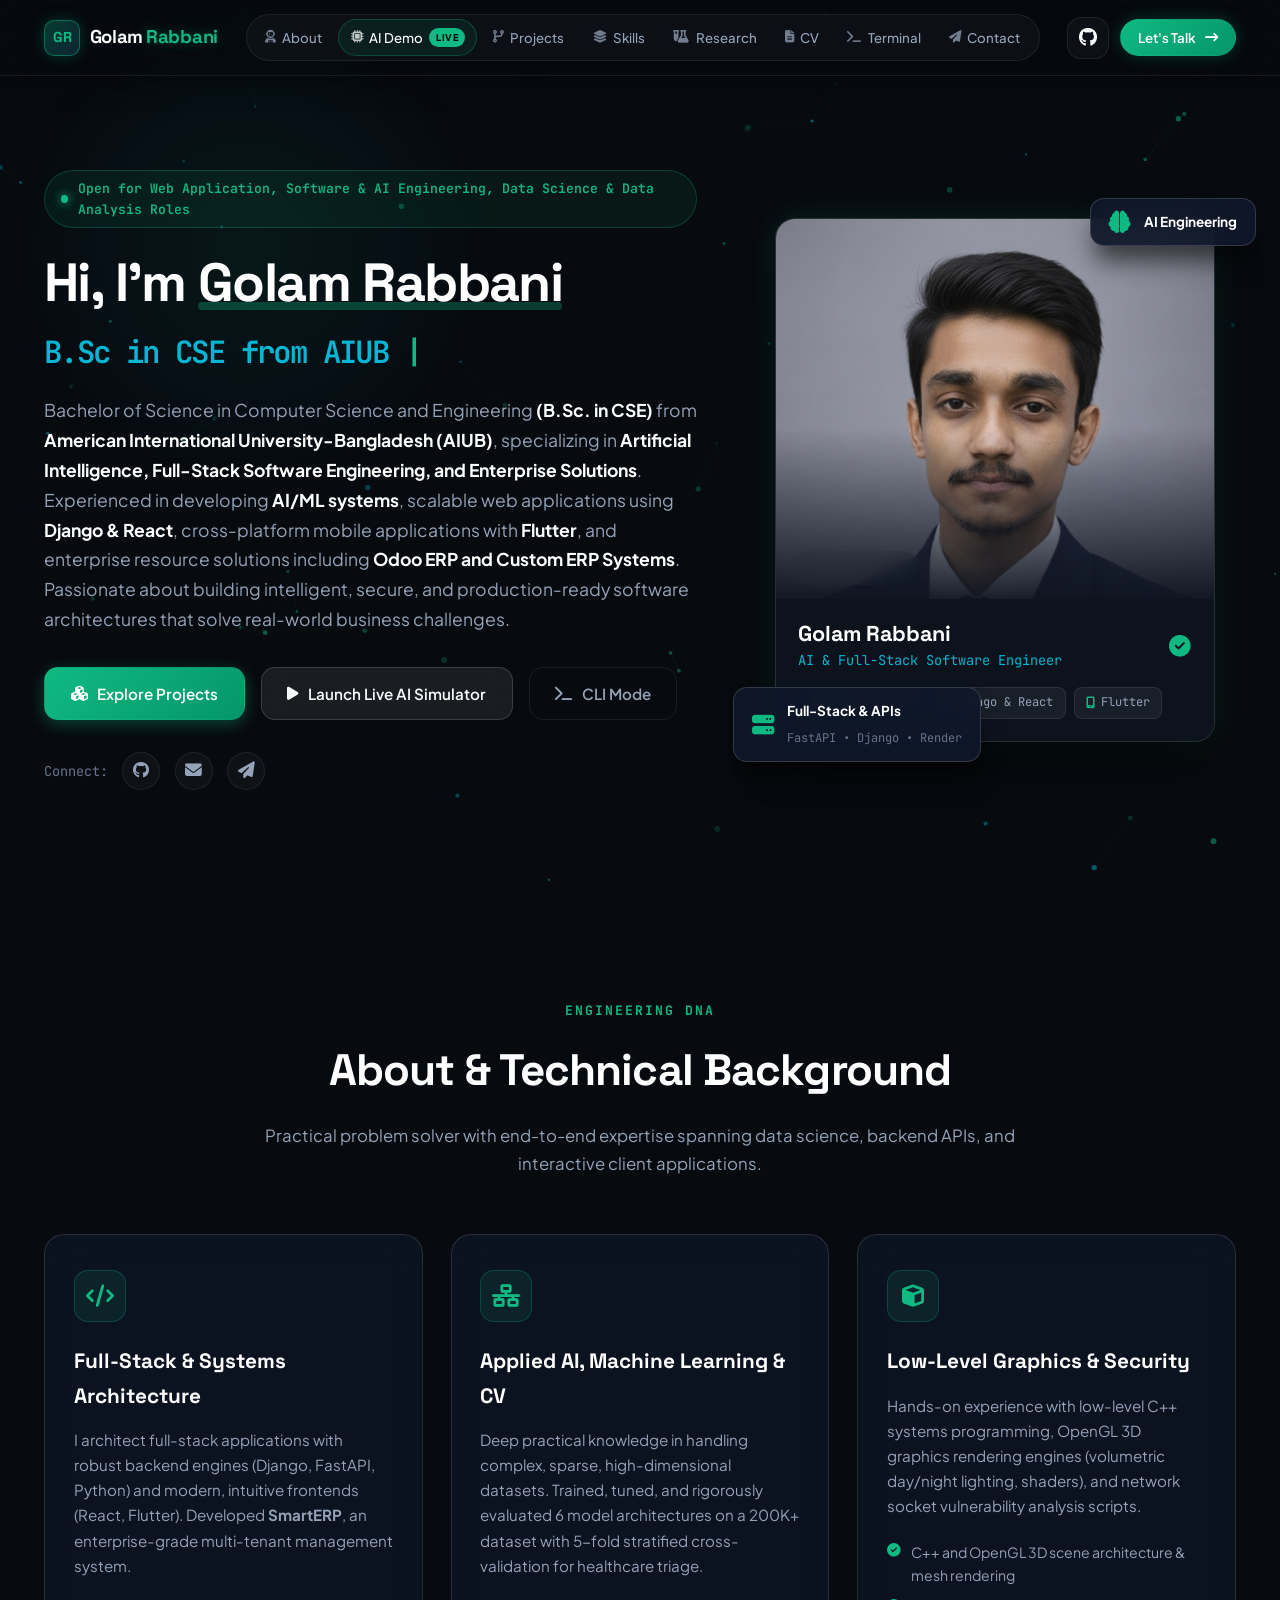
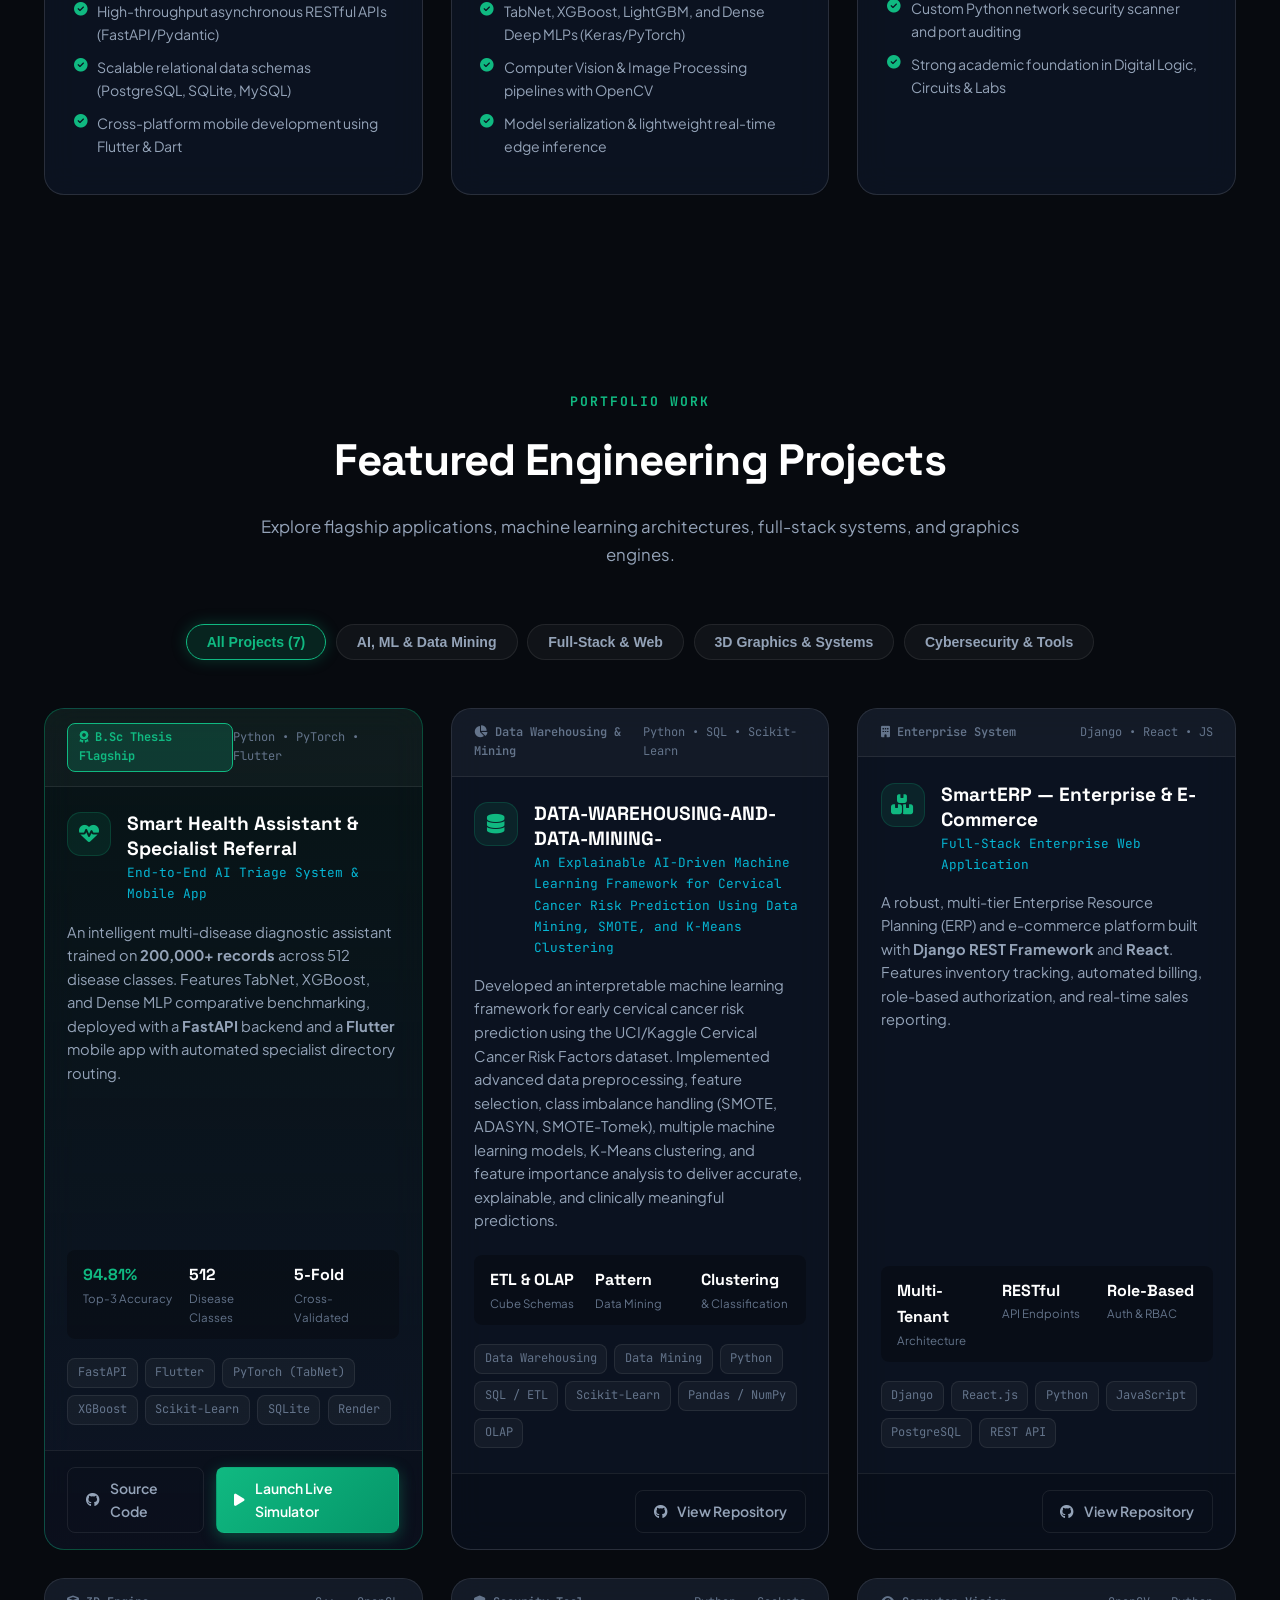
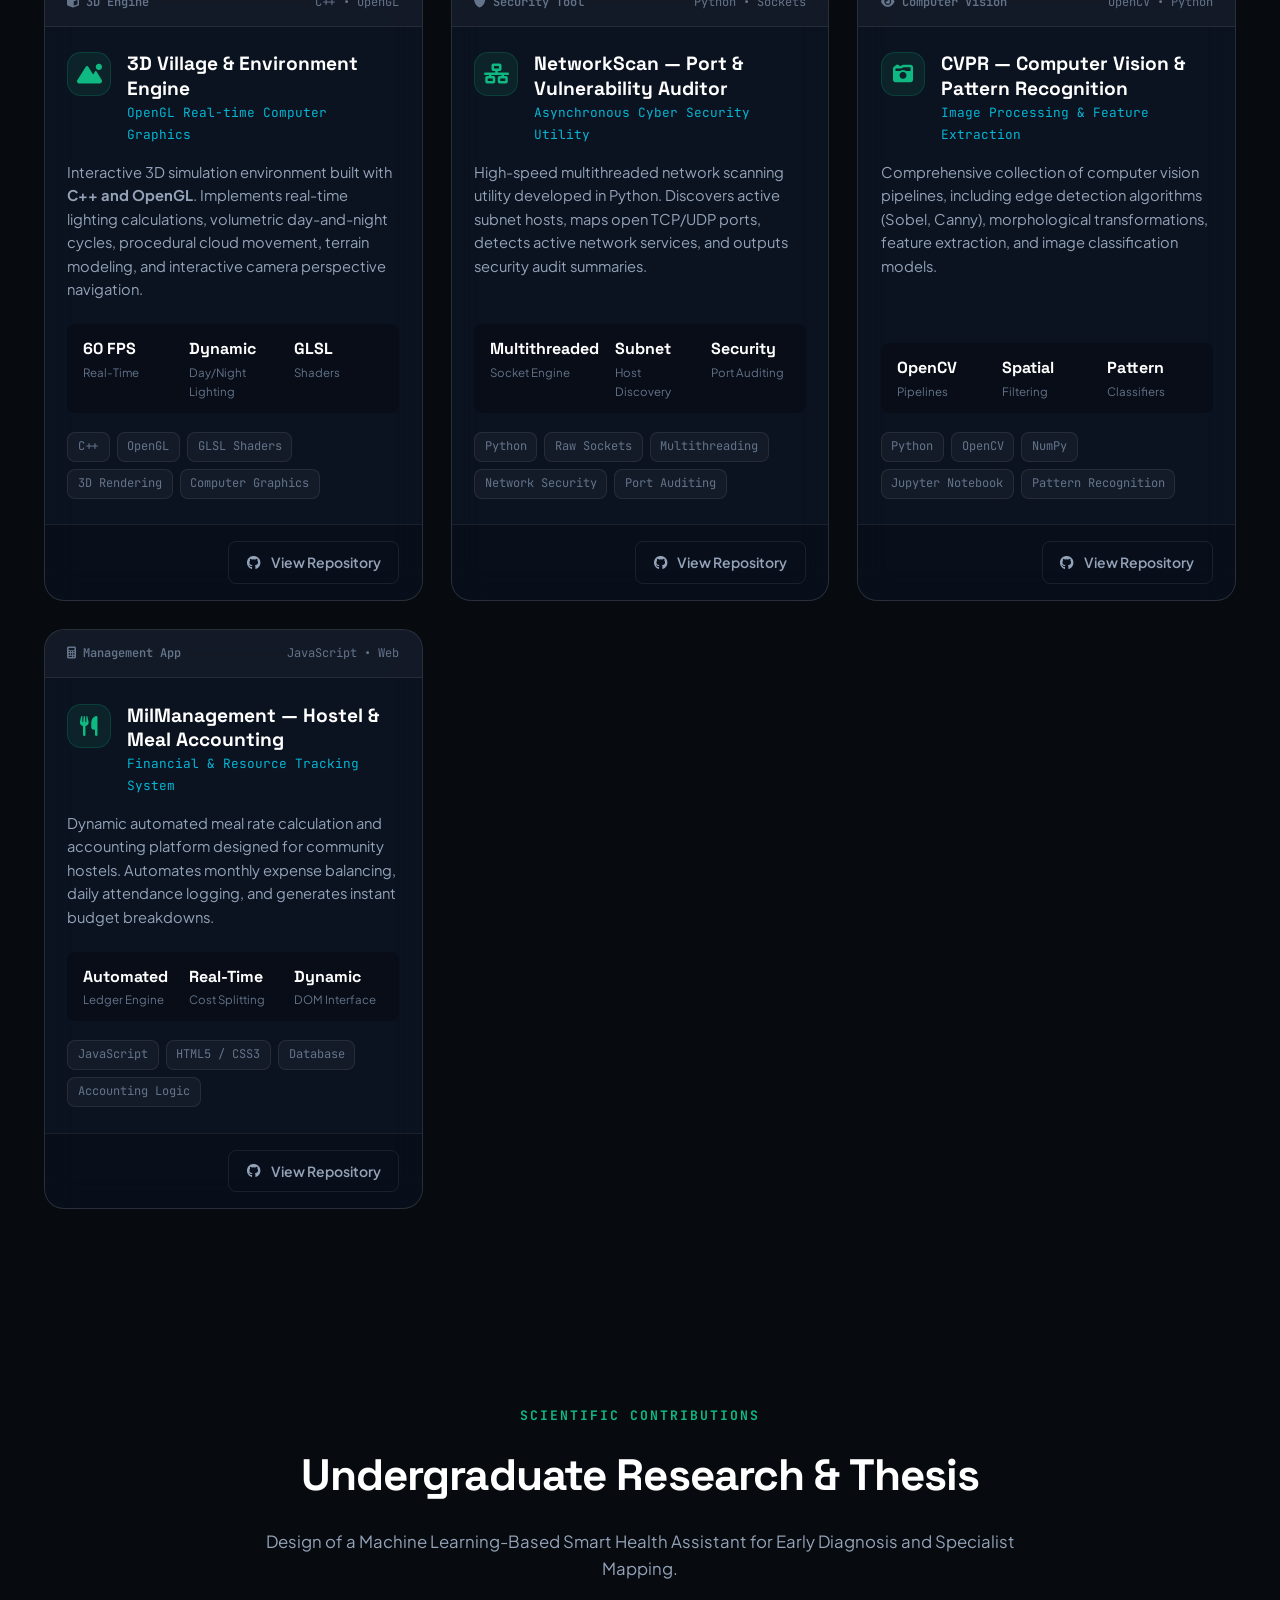
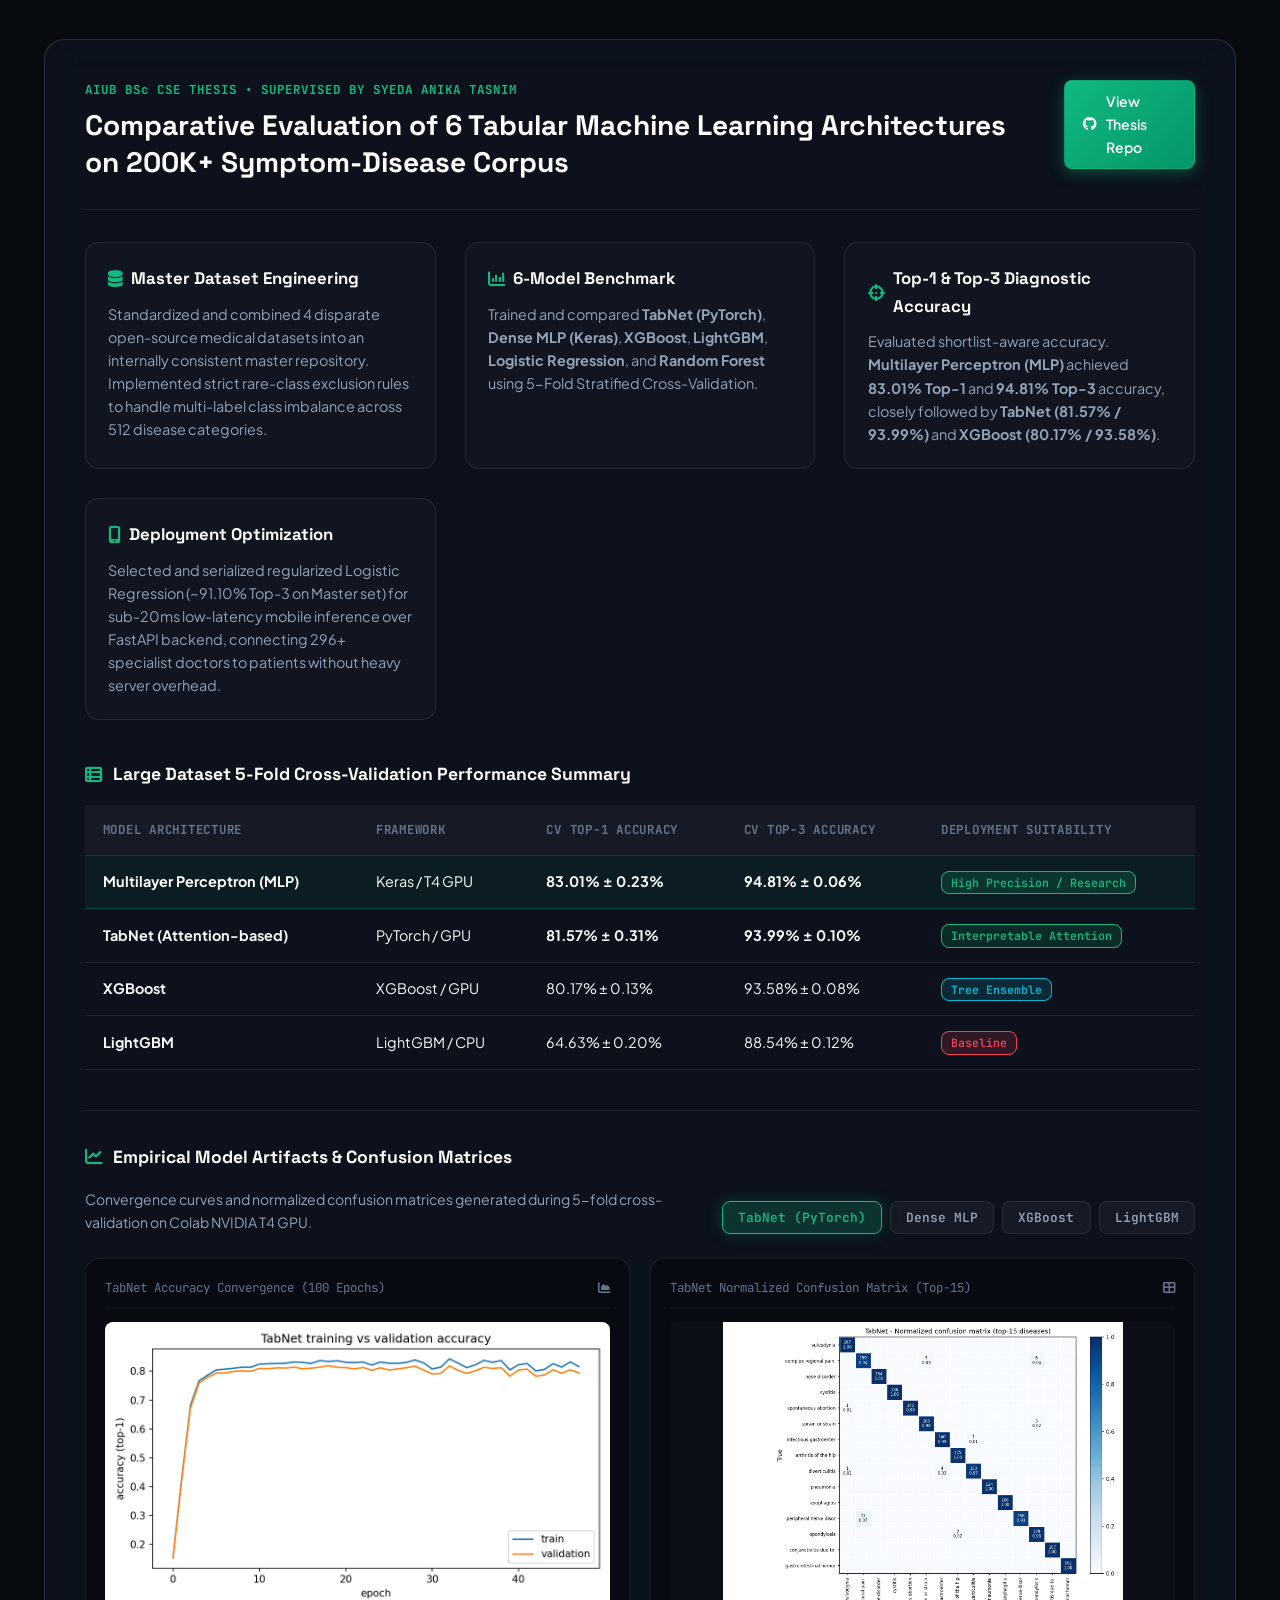
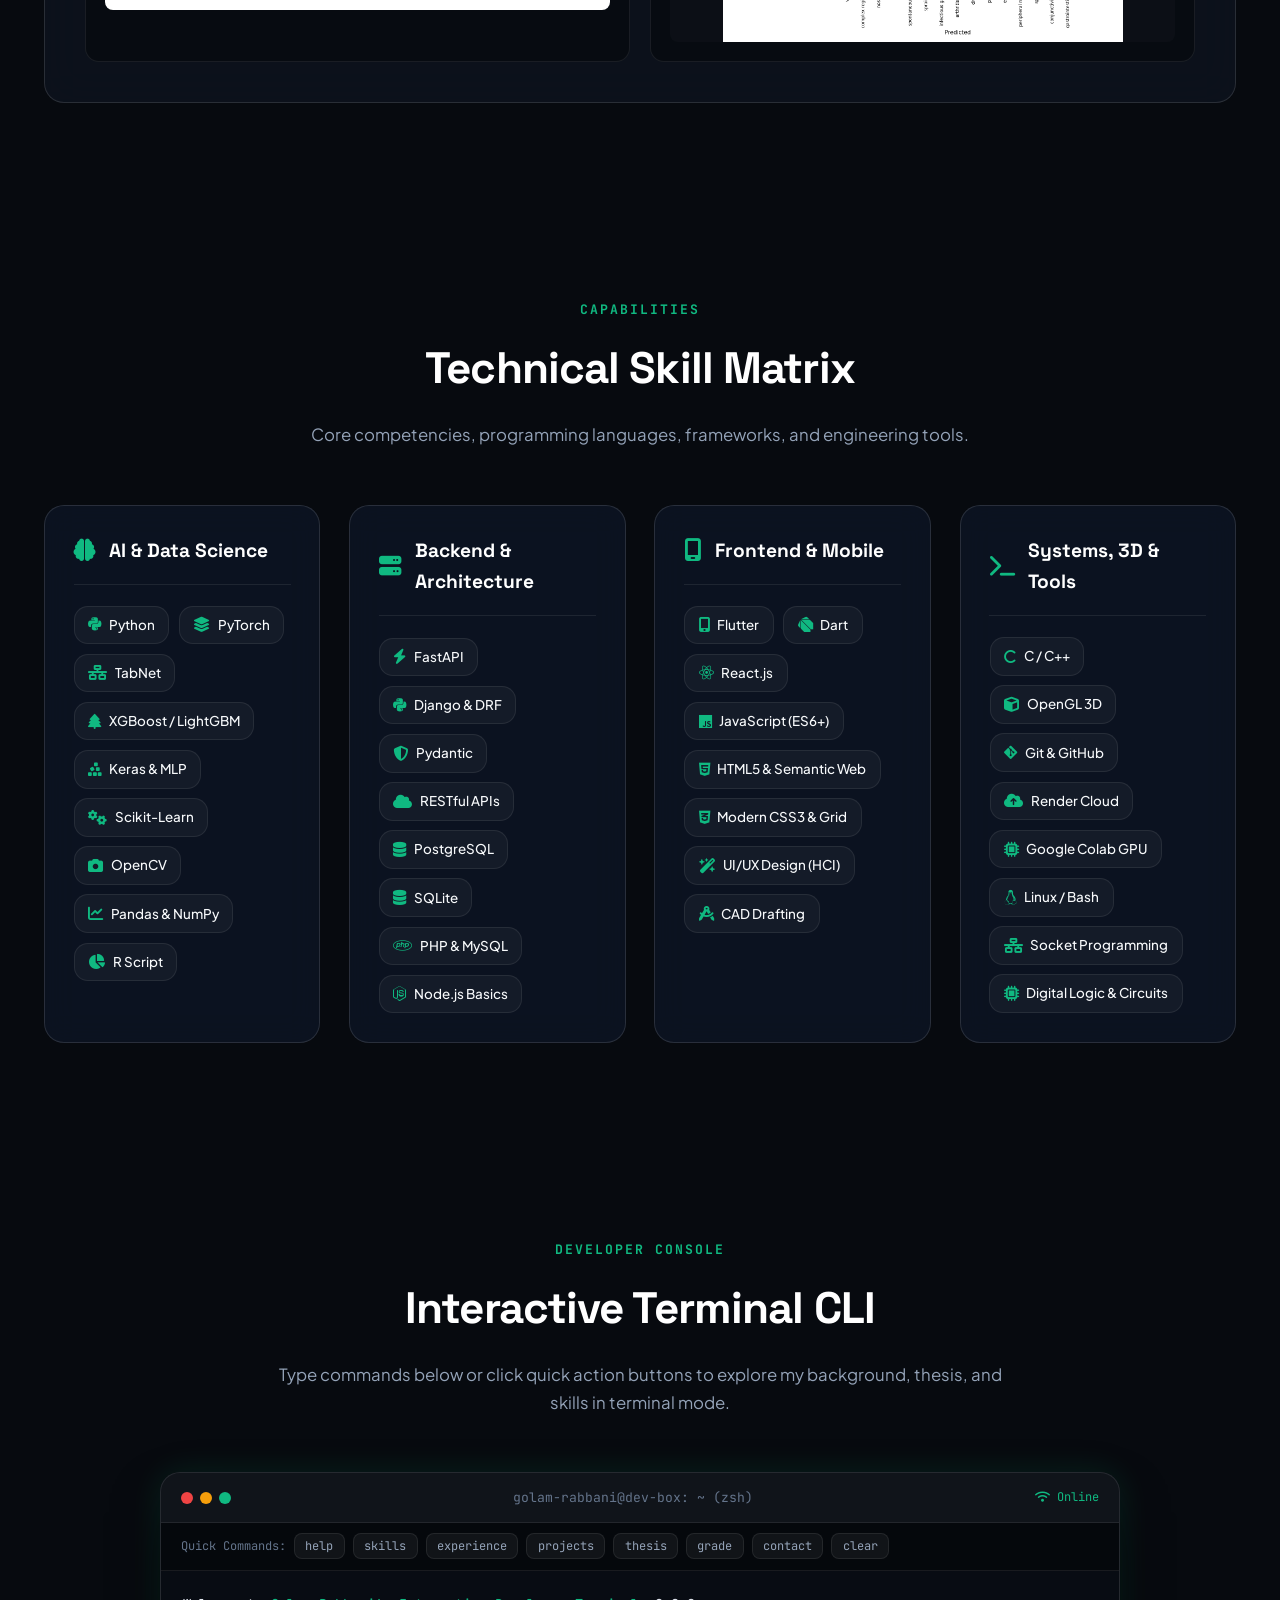
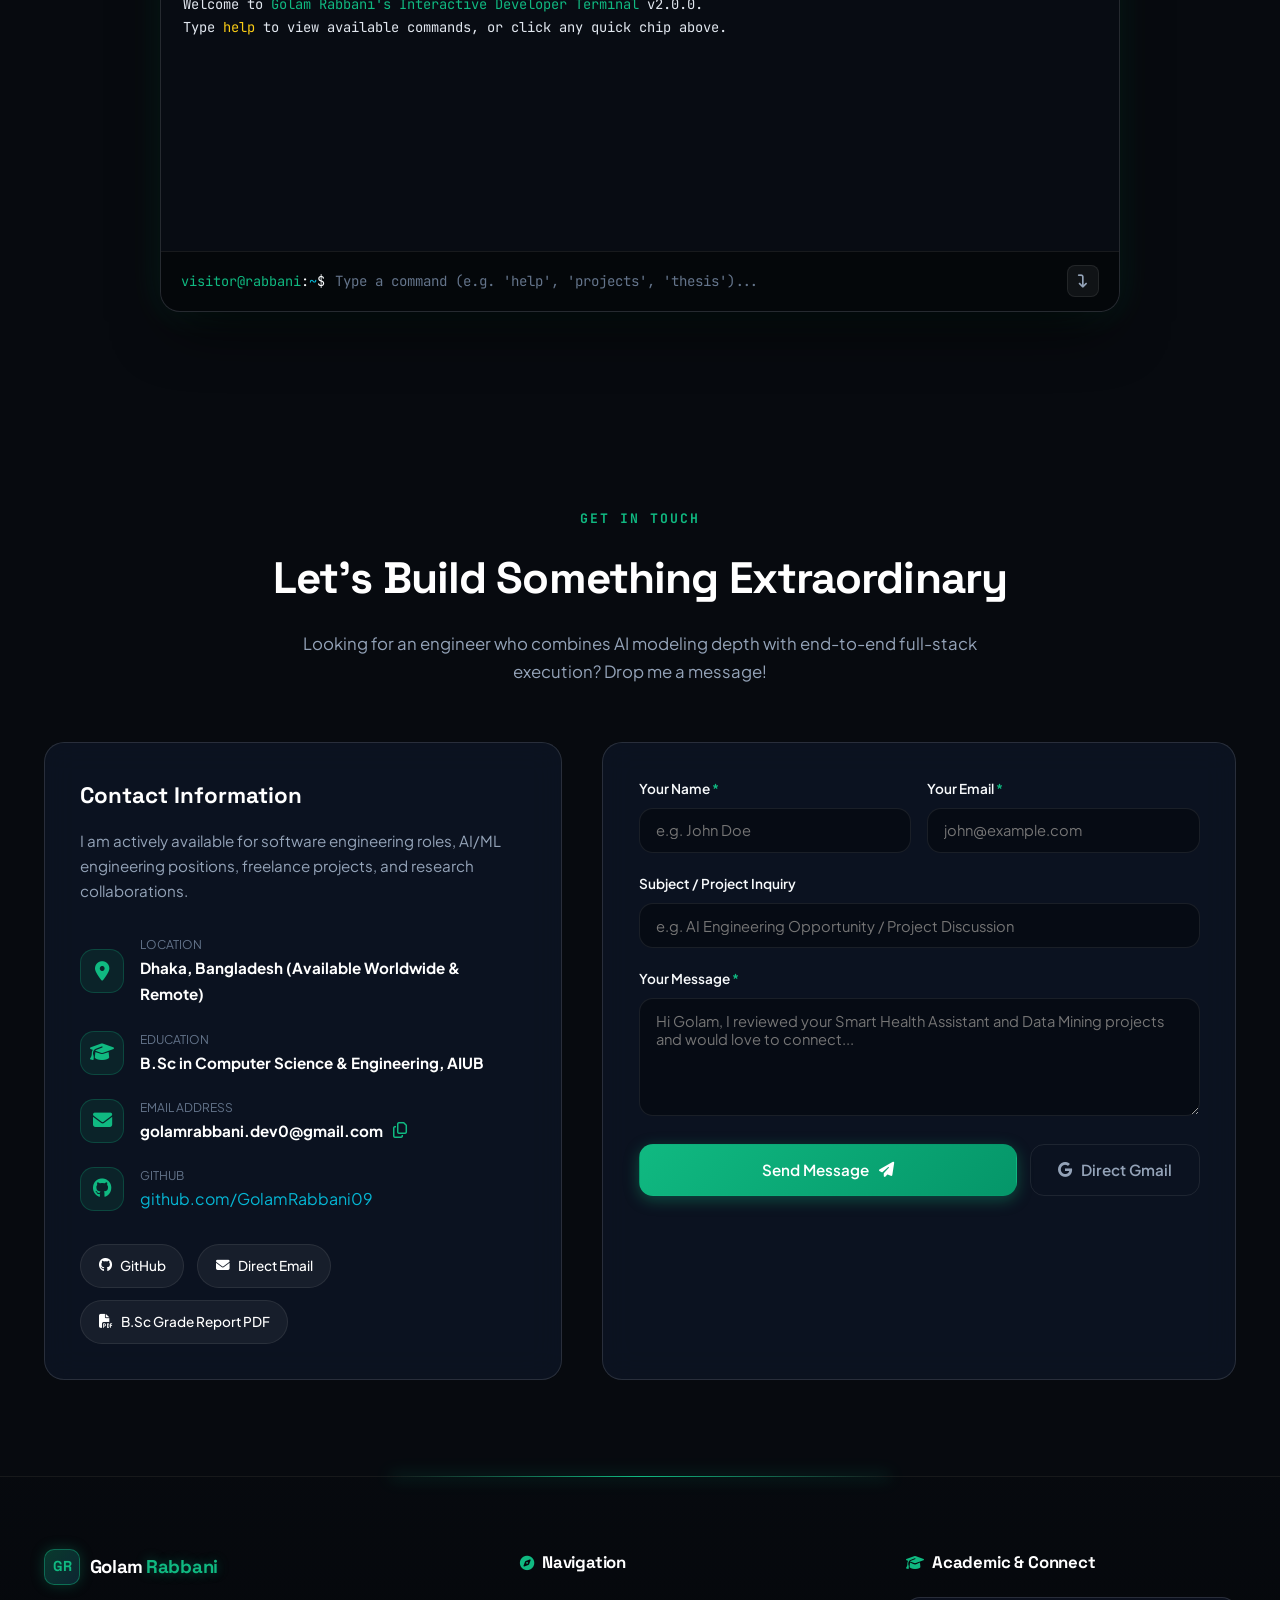
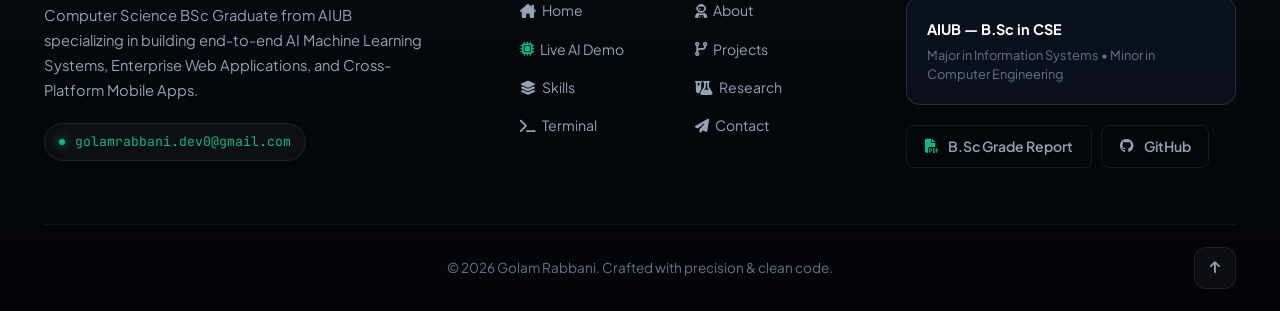
<file: index.html>
<!DOCTYPE html>
<html lang="en" class="scroll-smooth">
<head>
  <meta charset="UTF-8">
  <meta name="viewport" content="width=device-width, initial-scale=1.0">
  
  <!-- Primary SEO Meta Tags -->
  <title>Golam Rabbani — AI & Full-Stack Software Engineer | Portfolio</title>
  <meta name="title" content="Golam Rabbani — AI & Full-Stack Software Engineer | Portfolio">
  <meta name="description" content="Official portfolio of Golam Rabbani — B.Sc. in CSE from AIUB specializing in AI & Machine Learning Systems, Enterprise Web Apps (Django/React), Flutter mobile engineering, and Data Science.">
  <meta name="keywords" content="Golam Rabbani, GolamRabbani09, AI Engineer, Machine Learning, Data Science, Data Analysis, Full-Stack Developer, Flutter, Django, React, FastAPI, TabNet, AIUB CSE">
  <meta name="author" content="Golam Rabbani">
  <meta name="robots" content="index, follow">
  <link rel="canonical" href="https://golamrabbani09.github.io/">

  <!-- Open Graph / Facebook / LinkedIn -->
  <meta property="og:type" content="website">
  <meta property="og:url" content="https://golamrabbani09.github.io/">
  <meta property="og:site_name" content="Golam Rabbani Portfolio">
  <meta property="og:title" content="Golam Rabbani — AI & Full-Stack Software Engineer">
  <meta property="og:description" content="Explore end-to-end Machine Learning systems, enterprise ERPs, and interactive cross-platform applications built by Golam Rabbani (AIUB CSE).">
  <meta property="og:image" content="assets/profile.jpg">
  <meta property="og:locale" content="en_US">

  <!-- Twitter Card -->
  <meta name="twitter:card" content="summary_large_image">
  <meta name="twitter:title" content="Golam Rabbani — AI & Full-Stack Software Engineer">
  <meta name="twitter:description" content="AI & Full-Stack Engineer specializing in TabNet ML systems, Django/React, Flutter, and Computer Graphics.">
  <meta name="twitter:image" content="assets/profile.jpg">

  <!-- JSON-LD Structured Data (Schema.org) for Google Search Engine -->
  <script type="application/ld+json">
  {
    "@context": "https://schema.org",
    "@type": "Person",
    "name": "Golam Rabbani",
    "url": "https://golamrabbani09.github.io/",
    "image": "https://golamrabbani09.github.io/assets/profile.jpg",
    "email": "golamrabbani.dev0@gmail.com",
    "sameAs": [
      "https://github.com/GolamRabbani09"
    ],
    "jobTitle": "AI & Full-Stack Software Engineer",
    "alumniOf": {
      "@type": "EducationalOrganization",
      "name": "American International University-Bangladesh (AIUB)",
      "department": "Computer Science and Engineering"
    },
    "knowsAbout": [
      "Artificial Intelligence",
      "Machine Learning",
      "Deep Learning",
      "Data Science",
      "Data Analysis",
      "TabNet",
      "PyTorch",
      "Django",
      "React",
      "Flutter",
      "OpenGL"
    ]
  }
  </script>

  <!-- Google Fonts -->
  <link rel="preconnect" href="https://fonts.googleapis.com">
  <link rel="preconnect" href="https://fonts.gstatic.com" crossorigin>
  <link href="https://fonts.googleapis.com/css2?family=JetBrains+Mono:wght@400;500;700&family=Plus+Jakarta+Sans:wght@300;400;500;600;700;800&family=Space+Grotesk:wght@500;600;700&display=swap" rel="stylesheet">

  <!-- Font Awesome Icons -->
  <link rel="stylesheet" href="https://cdnjs.cloudflare.com/ajax/libs/font-awesome/6.5.1/css/all.min.css">

  <!-- Stylesheet -->
  <link rel="stylesheet" href="style.css">
</head>
<body class="bg-dark text-light antialiased">
  
  <!-- Interactive Background Canvas -->
  <canvas id="ambient-canvas" class="ambient-canvas"></canvas>

  <!-- Cursor Glow Effect -->
  <div class="cursor-glow" id="cursor-glow"></div>

  <!-- Toast Notification System -->
  <div id="toast-container" class="toast-container"></div>

  <!-- Navigation Bar -->
  <header class="navbar-wrapper" id="navbar">
    <nav class="navbar-container">
      <a href="#hero" class="nav-brand" title="Golam Rabbani — Home">
        <div class="brand-monogram">GR</div>
        <span class="brand-name">Golam<span class="brand-accent">Rabbani</span></span>
      </a>

      <div class="nav-menu" id="nav-menu">
        <ul class="nav-links">
          <li><a href="about.html" class="nav-link"><i class="fa-solid fa-user-astronaut"></i> <span>About</span></a></li>
          <li><a href="simulator.html" class="nav-link nav-link-special"><i class="fa-solid fa-microchip"></i> <span>AI Demo</span> <span class="nav-pill-badge">Live</span></a></li>
          <li><a href="projects.html" class="nav-link"><i class="fa-solid fa-code-branch"></i> <span>Projects</span></a></li>
          <li><a href="skills.html" class="nav-link"><i class="fa-solid fa-layer-group"></i> <span>Skills</span></a></li>
          <li><a href="research.html" class="nav-link"><i class="fa-solid fa-flask-vial"></i> <span>Research</span></a></li>
          <li><a href="cv.html" class="nav-link"><i class="fa-solid fa-file-lines"></i> <span>CV</span></a></li>
         <!--<li><a href="assets/docs/GradeReportByCurriculum22-46560-1.pdf" target="_blank" rel="noopener noreferrer" class="nav-link nav-link-grade" title="Official AIUB Grade Report (PDF)"><i class="fa-solid fa-graduation-cap"></i> <span>B.Sc Grade</span> <span class="nav-tag-badge">PDF</span></a></li>-->
          <li><a href="terminal.html" class="nav-link"><i class="fa-solid fa-terminal"></i> <span>Terminal</span></a></li>
          <li><a href="contact.html" class="nav-link"><i class="fa-solid fa-paper-plane"></i> <span>Contact</span></a></li>
        </ul>
      </div>

      <div class="nav-actions">
        <a href="https://github.com/GolamRabbani09" target="_blank" rel="noopener noreferrer" class="btn btn-icon" title="GitHub Profile">
          <i class="fa-brands fa-github"></i>
        </a>
        <a href="#contact" class="btn btn-primary btn-sm nav-cta-btn">
          <span>Let's Talk</span>
          <i class="fa-solid fa-arrow-right-long"></i>
        </a>
        <button class="nav-toggle" id="nav-toggle" aria-label="Toggle navigation">
          <span class="bar"></span>
          <span class="bar"></span>
          <span class="bar"></span>
        </button>
      </div>
    </nav>
  </header>

  <main>
    <!-- HERO SECTION -->
    <section id="hero" class="hero-section">
      <div class="container hero-grid">
        <div class="hero-content">
          <div class="status-badge" data-reveal>
            <span class="status-pulse"></span>
            <span>Open for Web Application, Software & AI Engineering, Data Science & Data Analysis Roles</span>
          </div>

          <h1 class="hero-title" data-reveal>
            Hi, I'm <span class="highlight-name">Golam Rabbani</span>
            <br>
            <span class="typing-container">
              <span id="typed-text"></span>
              <span class="cursor-blink">|</span>
            </span>
          </h1>

            <p class="hero-description" data-reveal>
              Bachelor of Science in Computer Science and Engineering  <strong>(B.Sc. in CSE) </strong> from 
              <strong>American International University-Bangladesh (AIUB)</strong>, specializing in 
              <strong>Artificial Intelligence, Full-Stack Software Engineering, and Enterprise Solutions</strong>.
              Experienced in developing <strong>AI/ML systems</strong>, scalable web applications using 
              <strong>Django & React</strong>, cross-platform mobile applications with 
              <strong>Flutter</strong>, and enterprise resource solutions including 
              <strong>Odoo ERP and Custom ERP Systems</strong>. Passionate about building intelligent, 
              secure, and production-ready software architectures that solve real-world business challenges.
            </p>

          <div class="hero-cta-group" data-reveal>
            <a href="projects.html" class="btn btn-primary">
              <i class="fa-solid fa-cubes"></i>
              <span>Explore Projects</span>
            </a>
            <a href="simulator.html" class="btn btn-secondary">
              <i class="fa-solid fa-play"></i>
              <span>Launch Live AI Simulator</span>
            </a>
            <a href="terminal.html" class="btn btn-outline" title="Open Interactive CLI">
              <i class="fa-solid fa-terminal"></i>
              <span>CLI Mode</span>
            </a>
          </div>

          <div class="hero-socials" data-reveal>
            <span class="social-label">Connect:</span>
            <a href="https://github.com/GolamRabbani09" target="_blank" rel="noopener noreferrer" class="social-link" title="GitHub">
              <i class="fa-brands fa-github"></i>
            </a>
            <a href="mailto:golamrabbani.dev0@gmail.com" class="social-link" title="Email Direct" id="hero-email-btn">
              <i class="fa-solid fa-envelope"></i>
            </a>
            <a href="contact.html" class="social-link" title="Contact Me">
              <i class="fa-solid fa-paper-plane"></i>
            </a>
          </div>
        </div>

        <div class="hero-visual" data-reveal>
          <div class="visual-card-wrapper">
            <!-- Modern Portrait Showcase Card -->
            <div class="profile-hero-card">
              <div class="profile-image-container">
                <img src="assets/profile.jpg" alt="Golam Rabbani — AI & Full-Stack Engineer" class="profile-photo" id="profile-img">
                <div class="profile-gradient-overlay"></div>
                <div class="profile-status-chip">
                  <span class="pulse-dot-sm"></span>
                  <span>B.Sc. in CSE </span>
                </div>
              </div>
              <div class="profile-card-details">
                <div class="profile-name-row">
                  <div>
                    <h3 class="profile-card-name">Golam Rabbani</h3>
                    <p class="profile-card-sub">AI & Full-Stack Software Engineer</p>
                  </div>
                  <div class="verified-badge" title="Verified Engineer">
                    <i class="fa-solid fa-circle-check"></i>
                  </div>
                </div>
                
                <!-- Quick Tags -->
                <div class="profile-tech-pills">
                  <span class="pill-item"><i class="fa-brands fa-python"></i> Python & ML</span>
                  <span class="pill-item"><i class="fa-brands fa-react"></i> Django & React</span>
                  <span class="pill-item"><i class="fa-solid fa-mobile-screen"></i> Flutter</span>
                </div>
              </div>
            </div>

            <!-- Floating Badge 1 -->
            <div class="floating-badge badge-top">
              <i class="fa-solid fa-brain"></i>
              <div>
                <strong>AI Engineering</strong>
              </div>
            </div>

            <!-- Floating Badge 2 -->
            <div class="floating-badge badge-bottom">
              <i class="fa-solid fa-server"></i>
              <div>
                <strong>Full-Stack & APIs</strong>
                <span>FastAPI • Django • Render</span>
              </div>
            </div>
          </div>
        </div>
      </div>
    </section>

    <!-- ABOUT SECTION -->
    <section id="about" class="about-section section-padding">
      <div class="container">
        <div class="section-header" data-reveal>
          <span class="section-subtitle">ENGINEERING DNA</span>
          <h2 class="section-title">About & Technical Background</h2>
          <p class="section-desc">Practical problem solver with end-to-end expertise spanning data science, backend APIs, and interactive client applications.</p>
        </div>

        <div class="about-grid">
          <div class="about-card" data-reveal>
            <div class="about-card-icon">
              <i class="fa-solid fa-code"></i>
            </div>
            <h3>Full-Stack & Systems Architecture</h3>
            <p>
              I architect full-stack applications with robust backend engines (Django, FastAPI, Python) and modern, intuitive frontends (React, Flutter). Developed <strong>SmartERP</strong>, an enterprise-grade multi-tenant management system.
            </p>
            <ul class="about-feature-list">
              <li><i class="fa-solid fa-check-circle"></i> High-throughput asynchronous RESTful APIs (FastAPI/Pydantic)</li>
              <li><i class="fa-solid fa-check-circle"></i> Scalable relational data schemas (PostgreSQL, SQLite, MySQL)</li>
              <li><i class="fa-solid fa-check-circle"></i> Cross-platform mobile development using Flutter & Dart</li>
            </ul>
          </div>

          <div class="about-card" data-reveal>
            <div class="about-card-icon">
              <i class="fa-solid fa-network-wired"></i>
            </div>
            <h3>Applied AI, Machine Learning & CV</h3>
            <p>
              Deep practical knowledge in handling complex, sparse, high-dimensional datasets. Trained, tuned, and rigorously evaluated 6 model architectures on a 200K+ dataset with 5-fold stratified cross-validation for healthcare triage.
            </p>
            <ul class="about-feature-list">
              <li><i class="fa-solid fa-check-circle"></i> TabNet, XGBoost, LightGBM, and Dense Deep MLPs (Keras/PyTorch)</li>
              <li><i class="fa-solid fa-check-circle"></i> Computer Vision & Image Processing pipelines with OpenCV</li>
              <li><i class="fa-solid fa-check-circle"></i> Model serialization & lightweight real-time edge inference</li>
            </ul>
          </div>

          <div class="about-card" data-reveal>
            <div class="about-card-icon">
              <i class="fa-solid fa-cube"></i>
            </div>
            <h3>Low-Level Graphics & Security</h3>
            <p>
              Hands-on experience with low-level C++ systems programming, OpenGL 3D graphics rendering engines (volumetric day/night lighting, shaders), and network socket vulnerability analysis scripts.
            </p>
            <ul class="about-feature-list">
              <li><i class="fa-solid fa-check-circle"></i> C++ and OpenGL 3D scene architecture & mesh rendering</li>
              <li><i class="fa-solid fa-check-circle"></i> Custom Python network security scanner and port auditing</li>
              <li><i class="fa-solid fa-check-circle"></i> Strong academic foundation in Digital Logic, Circuits & Labs</li>
            </ul>
          </div>
        </div>
      </div>
    </section>

    <!-- FEATURED PROJECTS SHOWCASE -->
    <section id="projects" class="projects-section section-padding">
      <div class="container">
        <div class="section-header" data-reveal>
          <span class="section-subtitle">PORTFOLIO WORK</span>
          <h2 class="section-title">Featured Engineering Projects</h2>
          <p class="section-desc">Explore flagship applications, machine learning architectures, full-stack systems, and graphics engines.</p>
        </div>

        <!-- Project Filter Tabs -->
        <div class="project-filters" data-reveal>
          <button class="filter-btn active" data-filter="all">All Projects (7)</button>
          <button class="filter-btn" data-filter="ai-ml">AI, ML & Data Mining</button>
          <button class="filter-btn" data-filter="full-stack">Full-Stack & Web</button>
          <button class="filter-btn" data-filter="graphics-systems">3D Graphics & Systems</button>
          <button class="filter-btn" data-filter="cyber-tools">Cybersecurity & Tools</button>
        </div>

        <!-- Projects Grid -->
        <div class="projects-grid" id="projects-grid">
          
          <!-- PROJECT 1: Smart Health Assistant (B.Sc Thesis Flagship) -->
          <div class="project-card featured" data-category="ai-ml full-stack" data-reveal>
            <div class="project-card-banner">
              <span class="badge-flagship"><i class="fa-solid fa-award"></i> B.Sc Thesis Flagship</span>
              <span class="badge-lang">Python • PyTorch • Flutter</span>
            </div>
            <div class="project-card-body">
              <div class="project-icon-title">
                <div class="project-icon"><i class="fa-solid fa-heart-pulse"></i></div>
                <div>
                  <h3 class="project-title">Smart Health Assistant & Specialist Referral</h3>
                  <span class="project-role">End-to-End AI Triage System & Mobile App</span>
                </div>
              </div>
              <p class="project-desc">
                An intelligent multi-disease diagnostic assistant trained on <strong>200,000+ records</strong> across 512 disease classes. Features TabNet, XGBoost, and Dense MLP comparative benchmarking, deployed with a <strong>FastAPI</strong> backend and a <strong>Flutter</strong> mobile app with automated specialist directory routing.
              </p>
              
              <div class="project-metrics">
                <div class="metric"><strong class="highlight-green">94.81%</strong><span>Top-3 Accuracy</span></div>
                <div class="metric"><strong>512</strong><span>Disease Classes</span></div>
                <div class="metric"><strong>5-Fold</strong><span>Cross-Validated</span></div>
              </div>

              <div class="tech-stack-tags">
                <span>FastAPI</span>
                <span>Flutter</span>
                <span>PyTorch (TabNet)</span>
                <span>XGBoost</span>
                <span>Scikit-Learn</span>
                <span>SQLite</span>
                <span>Render</span>
              </div>
            </div>
            <div class="project-card-footer">
              <a href="https://github.com/GolamRabbani09/Theses" target="_blank" rel="noopener noreferrer" class="btn btn-sm btn-outline">
                <i class="fa-brands fa-github"></i> Source Code
              </a>
              <a href="simulator.html" class="btn btn-sm btn-primary">
                <i class="fa-solid fa-play"></i> Launch Live Simulator
              </a>
            </div>
          </div>

          <!-- PROJECT 2: Data Warehousing & Data Mining (Real GitHub Repository) -->
          <div class="project-card" data-category="ai-ml" data-reveal>
            <div class="project-card-banner">
              <span class="badge-status"><i class="fa-solid fa-chart-pie"></i> Data Warehousing & Mining</span>
              <span class="badge-lang">Python • SQL • Scikit-Learn</span>
            </div>
            <div class="project-card-body">
              <div class="project-icon-title">
                <div class="project-icon"><i class="fa-solid fa-database"></i></div>
                <div>
                  <h3 class="project-title">DATA-WAREHOUSING-AND-DATA-MINING-</h3>
                  <span class="project-role">An Explainable AI-Driven Machine Learning Framework for Cervical Cancer Risk Prediction Using Data Mining, SMOTE, and K-Means Clustering</span>
                </div>
              </div>
              <p class="project-desc">
                Developed an interpretable machine learning framework for early cervical cancer risk prediction using the UCI/Kaggle Cervical Cancer Risk Factors dataset. Implemented advanced data preprocessing, feature selection, class imbalance handling (SMOTE, ADASYN, SMOTE-Tomek), multiple machine learning models, K-Means clustering, and feature importance analysis to deliver accurate, explainable, and clinically meaningful predictions.
              </p>
              
              <div class="project-metrics">
                <div class="metric"><strong>ETL & OLAP</strong><span>Cube Schemas</span></div>
                <div class="metric"><strong>Pattern</strong><span>Data Mining</span></div>
                <div class="metric"><strong>Clustering</strong><span>& Classification</span></div>
              </div>

              <div class="tech-stack-tags">
                <span>Data Warehousing</span>
                <span>Data Mining</span>
                <span>Python</span>
                <span>SQL / ETL</span>
                <span>Scikit-Learn</span>
                <span>Pandas / NumPy</span>
                <span>OLAP</span>
              </div>
            </div>
            <div class="project-card-footer">
              <a href="https://github.com/GolamRabbani09/DATA-WAREHOUSING-AND-DATA-MINING-" target="_blank" rel="noopener noreferrer" class="btn btn-sm btn-outline">
                <i class="fa-brands fa-github"></i> View Repository
              </a>
            </div>
          </div>

          <!-- PROJECT 3: SmartERP (Real GitHub Repository) -->
          <div class="project-card" data-category="full-stack" data-reveal>
            <div class="project-card-banner">
              <span class="badge-status"><i class="fa-solid fa-building"></i> Enterprise System</span>
              <span class="badge-lang">Django • React • JS</span>
            </div>
            <div class="project-card-body">
              <div class="project-icon-title">
                <div class="project-icon"><i class="fa-solid fa-boxes-stacked"></i></div>
                <div>
                  <h3 class="project-title">SmartERP — Enterprise & E-Commerce</h3>
                  <span class="project-role">Full-Stack Enterprise Web Application</span>
                </div>
              </div>
              <p class="project-desc">
                A robust, multi-tier Enterprise Resource Planning (ERP) and e-commerce platform built with <strong>Django REST Framework</strong> and <strong>React</strong>. Features inventory tracking, automated billing, role-based authorization, and real-time sales reporting.
              </p>
              
              <div class="project-metrics">
                <div class="metric"><strong>Multi-Tenant</strong><span>Architecture</span></div>
                <div class="metric"><strong>RESTful</strong><span>API Endpoints</span></div>
                <div class="metric"><strong>Role-Based</strong><span>Auth & RBAC</span></div>
              </div>

              <div class="tech-stack-tags">
                <span>Django</span>
                <span>React.js</span>
                <span>Python</span>
                <span>JavaScript</span>
                <span>PostgreSQL</span>
                <span>REST API</span>
              </div>
            </div>
            <div class="project-card-footer">
              <a href="https://github.com/GolamRabbani09/SmartERP" target="_blank" rel="noopener noreferrer" class="btn btn-sm btn-outline">
                <i class="fa-brands fa-github"></i> View Repository
              </a>
            </div>
          </div>

          <!-- PROJECT 4: 3D Village Scenario (Real GitHub Repository) -->
          <div class="project-card" data-category="graphics-systems" data-reveal>
            <div class="project-card-banner">
              <span class="badge-status"><i class="fa-solid fa-cube"></i> 3D Engine</span>
              <span class="badge-lang">C++ • OpenGL</span>
            </div>
            <div class="project-card-body">
              <div class="project-icon-title">
                <div class="project-icon"><i class="fa-solid fa-mountain-sun"></i></div>
                <div>
                  <h3 class="project-title">3D Village & Environment Engine</h3>
                  <span class="project-role">OpenGL Real-time Computer Graphics</span>
                </div>
              </div>
              <p class="project-desc">
                Interactive 3D simulation environment built with <strong>C++ and OpenGL</strong>. Implements real-time lighting calculations, volumetric day-and-night cycles, procedural cloud movement, terrain modeling, and interactive camera perspective navigation.
              </p>
              
              <div class="project-metrics">
                <div class="metric"><strong>60 FPS</strong><span>Real-Time</span></div>
                <div class="metric"><strong>Dynamic</strong><span>Day/Night Lighting</span></div>
                <div class="metric"><strong>GLSL</strong><span>Shaders</span></div>
              </div>

              <div class="tech-stack-tags">
                <span>C++</span>
                <span>OpenGL</span>
                <span>GLSL Shaders</span>
                <span>3D Rendering</span>
                <span>Computer Graphics</span>
              </div>
            </div>
            <div class="project-card-footer">
              <a href="https://github.com/GolamRabbani09/Village-Scenario" target="_blank" rel="noopener noreferrer" class="btn btn-sm btn-outline">
                <i class="fa-brands fa-github"></i> View Repository
              </a>
            </div>
          </div>

          <!-- PROJECT 5: Network_Scan (Real GitHub Repository) -->
          <div class="project-card" data-category="cyber-tools" data-reveal>
            <div class="project-card-banner">
              <span class="badge-status"><i class="fa-solid fa-shield"></i> Security Tool</span>
              <span class="badge-lang">Python • Sockets</span>
            </div>
            <div class="project-card-body">
              <div class="project-icon-title">
                <div class="project-icon"><i class="fa-solid fa-network-wired"></i></div>
                <div>
                  <h3 class="project-title">NetworkScan — Port & Vulnerability Auditor</h3>
                  <span class="project-role">Asynchronous Cyber Security Utility</span>
                </div>
              </div>
              <p class="project-desc">
                High-speed multithreaded network scanning utility developed in Python. Discovers active subnet hosts, maps open TCP/UDP ports, detects active network services, and outputs security audit summaries.
              </p>
              
              <div class="project-metrics">
                <div class="metric"><strong>Multithreaded</strong><span>Socket Engine</span></div>
                <div class="metric"><strong>Subnet</strong><span>Host Discovery</span></div>
                <div class="metric"><strong>Security</strong><span>Port Auditing</span></div>
              </div>

              <div class="tech-stack-tags">
                <span>Python</span>
                <span>Raw Sockets</span>
                <span>Multithreading</span>
                <span>Network Security</span>
                <span>Port Auditing</span>
              </div>
            </div>
            <div class="project-card-footer">
              <a href="https://github.com/GolamRabbani09/Network_Scan" target="_blank" rel="noopener noreferrer" class="btn btn-sm btn-outline">
                <i class="fa-brands fa-github"></i> View Repository
              </a>
            </div>
          </div>

          <!-- PROJECT 6: CVPR Computer Vision Suite (Real GitHub Repository) -->
          <div class="project-card" data-category="ai-ml" data-reveal>
            <div class="project-card-banner">
              <span class="badge-status"><i class="fa-solid fa-eye"></i> Computer Vision</span>
              <span class="badge-lang">OpenCV • Python</span>
            </div>
            <div class="project-card-body">
              <div class="project-icon-title">
                <div class="project-icon"><i class="fa-solid fa-camera-retro"></i></div>
                <div>
                  <h3 class="project-title">CVPR — Computer Vision & Pattern Recognition</h3>
                  <span class="project-role">Image Processing & Feature Extraction</span>
                </div>
              </div>
              <p class="project-desc">
                Comprehensive collection of computer vision pipelines, including edge detection algorithms (Sobel, Canny), morphological transformations, feature extraction, and image classification models.
              </p>
              
              <div class="project-metrics">
                <div class="metric"><strong>OpenCV</strong><span>Pipelines</span></div>
                <div class="metric"><strong>Spatial</strong><span>Filtering</span></div>
                <div class="metric"><strong>Pattern</strong><span>Classifiers</span></div>
              </div>

              <div class="tech-stack-tags">
                <span>Python</span>
                <span>OpenCV</span>
                <span>NumPy</span>
                <span>Jupyter Notebook</span>
                <span>Pattern Recognition</span>
              </div>
            </div>
            <div class="project-card-footer">
              <a href="https://github.com/GolamRabbani09/CVPR" target="_blank" rel="noopener noreferrer" class="btn btn-sm btn-outline">
                <i class="fa-brands fa-github"></i> View Repository
              </a>
            </div>
          </div>

          <!-- PROJECT 7: Meal Management Automation (Real GitHub Repository) -->
          <div class="project-card" data-category="full-stack cyber-tools" data-reveal>
            <div class="project-card-banner">
              <span class="badge-status"><i class="fa-solid fa-calculator"></i> Management App</span>
              <span class="badge-lang">JavaScript • Web</span>
            </div>
            <div class="project-card-body">
              <div class="project-icon-title">
                <div class="project-icon"><i class="fa-solid fa-utensils"></i></div>
                <div>
                  <h3 class="project-title">MilManagement — Hostel & Meal Accounting</h3>
                  <span class="project-role">Financial & Resource Tracking System</span>
                </div>
              </div>
              <p class="project-desc">
                Dynamic automated meal rate calculation and accounting platform designed for community hostels. Automates monthly expense balancing, daily attendance logging, and generates instant budget breakdowns.
              </p>
              
              <div class="project-metrics">
                <div class="metric"><strong>Automated</strong><span>Ledger Engine</span></div>
                <div class="metric"><strong>Real-Time</strong><span>Cost Splitting</span></div>
                <div class="metric"><strong>Dynamic</strong><span>DOM Interface</span></div>
              </div>

              <div class="tech-stack-tags">
                <span>JavaScript</span>
                <span>HTML5 / CSS3</span>
                <span>Database</span>
                <span>Accounting Logic</span>
              </div>
            </div>
            <div class="project-card-footer">
              <a href="https://github.com/GolamRabbani09/MilManement" target="_blank" rel="noopener noreferrer" class="btn btn-sm btn-outline">
                <i class="fa-brands fa-github"></i> View Repository
              </a>
            </div>
          </div>

        </div>
      </div>
    </section>

    <!-- RESEARCH & THESIS HIGHLIGHT -->
    <section id="research" class="research-section section-padding">
      <div class="container">
        <div class="section-header" data-reveal>
          <span class="section-subtitle">SCIENTIFIC CONTRIBUTIONS</span>
          <h2 class="section-title">Undergraduate Research & Thesis</h2>
          <p class="section-desc">Design of a Machine Learning-Based Smart Health Assistant for Early Diagnosis and Specialist Mapping.</p>
        </div>

        <div class="research-showcase-card" data-reveal>
          <div class="research-header-row">
            <div>
              <span class="research-tag">AIUB BSc CSE THESIS • SUPERVISED BY SYEDA ANIKA TASNIM</span>
              <h3 class="research-heading">Comparative Evaluation of 6 Tabular Machine Learning Architectures on 200K+ Symptom-Disease Corpus</h3>
            </div>
            <a href="https://github.com/GolamRabbani09/Theses" target="_blank" rel="noopener noreferrer" class="btn btn-sm btn-primary">
              <i class="fa-brands fa-github"></i> View Thesis Repo
            </a>
          </div>

          <div class="research-grid">
            <div class="research-block">
              <h4><i class="fa-solid fa-database text-accent"></i> Master Dataset Engineering</h4>
              <p>Standardized and combined 4 disparate open-source medical datasets into an internally consistent master repository. Implemented strict rare-class exclusion rules to handle multi-label class imbalance across 512 disease categories.</p>
            </div>

            <div class="research-block">
              <h4><i class="fa-solid fa-chart-column text-accent"></i> 6-Model Benchmark</h4>
              <p>Trained and compared <strong>TabNet (PyTorch)</strong>, <strong>Dense MLP (Keras)</strong>, <strong>XGBoost</strong>, <strong>LightGBM</strong>, <strong>Logistic Regression</strong>, and <strong>Random Forest</strong> using 5-Fold Stratified Cross-Validation.</p>
            </div>

            <div class="research-block">
              <h4><i class="fa-solid fa-crosshairs text-accent"></i> Top-1 & Top-3 Diagnostic Accuracy</h4>
              <p>Evaluated shortlist-aware accuracy. <strong>Multilayer Perceptron (MLP)</strong> achieved <strong>83.01% Top-1</strong> and <strong>94.81% Top-3</strong> accuracy, closely followed by <strong>TabNet (81.57% / 93.99%)</strong> and <strong>XGBoost (80.17% / 93.58%)</strong>.</p>
            </div>

            <div class="research-block">
              <h4><i class="fa-solid fa-mobile-screen-button text-accent"></i> Deployment Optimization</h4>
              <p>Selected and serialized regularized Logistic Regression (~91.10% Top-3 on Master set) for sub-20ms low-latency mobile inference over FastAPI backend, connecting 296+ specialist doctors to patients without heavy server overhead.</p>
            </div>
          </div>

          <!-- Comparative Model Table -->
          <div class="research-table-wrapper">
            <h4 class="table-title"><i class="fa-solid fa-table-list text-accent"></i> Large Dataset 5-Fold Cross-Validation Performance Summary</h4>
            <div class="table-responsive">
              <table class="benchmark-table">
                <thead>
                  <tr>
                    <th>Model Architecture</th>
                    <th>Framework</th>
                    <th>CV Top-1 Accuracy</th>
                    <th>CV Top-3 Accuracy</th>
                    <th>Deployment Suitability</th>
                  </tr>
                </thead>
                <tbody>
                  <tr class="highlight-row">
                    <td><strong>Multilayer Perceptron (MLP)</strong></td>
                    <td>Keras / T4 GPU</td>
                    <td><strong>83.01% &plusmn; 0.23%</strong></td>
                    <td><strong>94.81% &plusmn; 0.06%</strong></td>
                    <td><span class="status-tag high">High Precision / Research</span></td>
                  </tr>
                  <tr>
                    <td><strong>TabNet (Attention-based)</strong></td>
                    <td>PyTorch / GPU</td>
                    <td><strong>81.57% &plusmn; 0.31%</strong></td>
                    <td><strong>93.99% &plusmn; 0.10%</strong></td>
                    <td><span class="status-tag high">Interpretable Attention</span></td>
                  </tr>
                  <tr>
                    <td><strong>XGBoost</strong></td>
                    <td>XGBoost / GPU</td>
                    <td>80.17% &plusmn; 0.13%</td>
                    <td>93.58% &plusmn; 0.08%</td>
                    <td><span class="status-tag medium">Tree Ensemble</span></td>
                  </tr>
                  <tr>
                    <td><strong>LightGBM</strong></td>
                    <td>LightGBM / CPU</td>
                    <td>64.63% &plusmn; 0.20%</td>
                    <td>88.54% &plusmn; 0.12%</td>
                    <td><span class="status-tag low">Baseline</span></td>
                  </tr>
                </tbody>
              </table>
            </div>
          </div>

          <!-- Empirical Research Artifacts & Visualizations -->
          <div class="research-visuals-wrapper">
            <div class="research-visuals-header">
              <div>
                <h4 class="table-title"><i class="fa-solid fa-chart-line text-accent"></i> Empirical Model Artifacts & Confusion Matrices</h4>
                <p class="research-subtext">Convergence curves and normalized confusion matrices generated during 5-fold cross-validation on Colab NVIDIA T4 GPU.</p>
              </div>
              <div class="research-artifact-tabs">
                <button class="art-tab active" data-target="tab-tabnet">TabNet (PyTorch)</button>
                <button class="art-tab" data-target="tab-mlp">Dense MLP</button>
                <button class="art-tab" data-target="tab-xgb">XGBoost</button>
                <button class="art-tab" data-target="tab-lgbm">LightGBM</button>
              </div>
            </div>

            <!-- TabNet Panel -->
            <div class="artifact-panel active" id="tab-tabnet">
              <div class="artifact-image-grid">
                <div class="artifact-image-card">
                  <div class="card-meta"><span>TabNet Accuracy Convergence (100 Epochs)</span><i class="fa-solid fa-chart-area"></i></div>
                  <img src="assets/thesis/tabnet_convergence.png" alt="TabNet Convergence Curve" class="artifact-img">
                </div>
                <div class="artifact-image-card">
                  <div class="card-meta"><span>TabNet Normalized Confusion Matrix (Top-15)</span><i class="fa-solid fa-table-cells-large"></i></div>
                  <img src="assets/thesis/tabnet_confusion_matrix.png" alt="TabNet Confusion Matrix" class="artifact-img">
                </div>
              </div>
            </div>

            <!-- Dense MLP Panel -->
            <div class="artifact-panel" id="tab-mlp">
              <div class="artifact-image-grid">
                <div class="artifact-image-card">
                  <div class="card-meta"><span>Dense MLP Normalized Confusion Matrix</span><i class="fa-solid fa-table-cells-large"></i></div>
                  <img src="assets/thesis/mlp_confusion_matrix.png" alt="MLP Confusion Matrix" class="artifact-img">
                </div>
                <div class="artifact-image-card info-card">
                  <div class="card-meta"><span>Architecture Configuration (Keras / GPU)</span><i class="fa-solid fa-gears"></i></div>
                  <ul class="param-list">
                    <li><i class="fa-solid fa-microchip text-accent"></i> <strong>Layer Stack:</strong> 512 &rarr; 256 &rarr; 128 (Dense + BatchNorm)</li>
                    <li><i class="fa-solid fa-filter text-accent"></i> <strong>Dropout Regularization:</strong> 0.35 / 0.30 / 0.20</li>
                    <li><i class="fa-solid fa-bolt text-accent"></i> <strong>Optimizer & LR:</strong> Adam (lr = 1e-3, batch size = 1024)</li>
                    <li><i class="fa-solid fa-check-double text-accent"></i> <strong>Top-1 CV Accuracy:</strong> 83.01% &plusmn; 0.23%</li>
                    <li><i class="fa-solid fa-award text-accent"></i> <strong>Top-3 CV Accuracy:</strong> 94.81% &plusmn; 0.06% (Highest in Benchmark)</li>
                    <li><i class="fa-solid fa-database text-accent"></i> <strong>Corpus Size:</strong> 187,850 Cleaned Records (512 Classes)</li>
                  </ul>
                </div>
              </div>
            </div>

            <!-- XGBoost Panel -->
            <div class="artifact-panel" id="tab-xgb">
              <div class="artifact-image-grid">
                <div class="artifact-image-card">
                  <div class="card-meta"><span>XGBoost Multi-class Log-Loss Convergence</span><i class="fa-solid fa-chart-line"></i></div>
                  <img src="assets/thesis/xgb_convergence.png" alt="XGBoost Convergence" class="artifact-img">
                </div>
                <div class="artifact-image-card">
                  <div class="card-meta"><span>XGBoost Normalized Confusion Matrix (Top-15)</span><i class="fa-solid fa-table-cells-large"></i></div>
                  <img src="assets/thesis/xgb_confusion_matrix.png" alt="XGBoost Confusion Matrix" class="artifact-img">
                </div>
              </div>
            </div>

            <!-- LightGBM Panel -->
            <div class="artifact-panel" id="tab-lgbm">
              <div class="artifact-image-grid">
                <div class="artifact-image-card">
                  <div class="card-meta"><span>LightGBM Training vs Validation Log-Loss</span><i class="fa-solid fa-chart-line"></i></div>
                  <img src="assets/thesis/lgbm_convergence.png" alt="LightGBM Convergence" class="artifact-img">
                </div>
                <div class="artifact-image-card">
                  <div class="card-meta"><span>LightGBM Normalized Confusion Matrix</span><i class="fa-solid fa-table-cells-large"></i></div>
                  <img src="assets/thesis/lgbm_confusion_matrix.png" alt="LightGBM Confusion Matrix" class="artifact-img">
                </div>
              </div>
            </div>
          </div>
        </div>
      </div>
    </section>

    <!-- TECHNICAL SKILLS MATRIX -->
    <section id="skills" class="skills-section section-padding">
      <div class="container">
        <div class="section-header" data-reveal>
          <span class="section-subtitle">CAPABILITIES</span>
          <h2 class="section-title">Technical Skill Matrix</h2>
          <p class="section-desc">Core competencies, programming languages, frameworks, and engineering tools.</p>
        </div>

        <div class="skills-grid">
          
          <!-- Category 1: AI & Data Science -->
          <div class="skill-category-card" data-reveal>
            <div class="skill-card-header">
              <i class="fa-solid fa-brain"></i>
              <h3>AI & Data Science</h3>
            </div>
            <div class="skill-tags-group">
              <div class="skill-badge"><i class="fa-brands fa-python"></i> Python</div>
              <div class="skill-badge"><i class="fa-solid fa-layer-group"></i> PyTorch</div>
              <div class="skill-badge"><i class="fa-solid fa-network-wired"></i> TabNet</div>
              <div class="skill-badge"><i class="fa-solid fa-tree"></i> XGBoost / LightGBM</div>
              <div class="skill-badge"><i class="fa-solid fa-cubes-stacked"></i> Keras & MLP</div>
              <div class="skill-badge"><i class="fa-solid fa-gears"></i> Scikit-Learn</div>
              <div class="skill-badge"><i class="fa-solid fa-camera"></i> OpenCV</div>
              <div class="skill-badge"><i class="fa-solid fa-chart-line"></i> Pandas & NumPy</div>
              <div class="skill-badge"><i class="fa-solid fa-chart-pie"></i> R Script</div>
            </div>
          </div>

          <!-- Category 2: Backend & APIs -->
          <div class="skill-category-card" data-reveal>
            <div class="skill-card-header">
              <i class="fa-solid fa-server"></i>
              <h3>Backend & Architecture</h3>
            </div>
            <div class="skill-tags-group">
              <div class="skill-badge"><i class="fa-solid fa-bolt"></i> FastAPI</div>
              <div class="skill-badge"><i class="fa-brands fa-python"></i> Django & DRF</div>
              <div class="skill-badge"><i class="fa-solid fa-shield-halved"></i> Pydantic</div>
              <div class="skill-badge"><i class="fa-solid fa-cloud"></i> RESTful APIs</div>
              <div class="skill-badge"><i class="fa-solid fa-database"></i> PostgreSQL</div>
              <div class="skill-badge"><i class="fa-solid fa-database"></i> SQLite</div>
              <div class="skill-badge"><i class="fa-brands fa-php"></i> PHP & MySQL</div>
              <div class="skill-badge"><i class="fa-brands fa-node-js"></i> Node.js Basics</div>
            </div>
          </div>

          <!-- Category 3: Mobile & Frontend -->
          <div class="skill-category-card" data-reveal>
            <div class="skill-card-header">
              <i class="fa-solid fa-mobile-screen"></i>
              <h3>Frontend & Mobile</h3>
            </div>
            <div class="skill-tags-group">
              <div class="skill-badge"><i class="fa-solid fa-mobile-screen-button"></i> Flutter</div>
              <div class="skill-badge"><i class="fa-brands fa-dart-lang"></i> Dart</div>
              <div class="skill-badge"><i class="fa-brands fa-react"></i> React.js</div>
              <div class="skill-badge"><i class="fa-brands fa-js"></i> JavaScript (ES6+)</div>
              <div class="skill-badge"><i class="fa-brands fa-html5"></i> HTML5 & Semantic Web</div>
              <div class="skill-badge"><i class="fa-brands fa-css3-alt"></i> Modern CSS3 & Grid</div>
              <div class="skill-badge"><i class="fa-solid fa-wand-magic-sparkles"></i> UI/UX Design (HCI)</div>
              <div class="skill-badge"><i class="fa-solid fa-compass-drafting"></i> CAD Drafting</div>
            </div>
          </div>

          <!-- Category 4: Systems & DevOps -->
          <div class="skill-category-card" data-reveal>
            <div class="skill-card-header">
              <i class="fa-solid fa-terminal"></i>
              <h3>Systems, 3D & Tools</h3>
            </div>
            <div class="skill-tags-group">
              <div class="skill-badge"><i class="fa-solid fa-c"></i> C / C++</div>
              <div class="skill-badge"><i class="fa-solid fa-cube"></i> OpenGL 3D</div>
              <div class="skill-badge"><i class="fa-brands fa-git-alt"></i> Git & GitHub</div>
              <div class="skill-badge"><i class="fa-solid fa-cloud-arrow-up"></i> Render Cloud</div>
              <div class="skill-badge"><i class="fa-solid fa-microchip"></i> Google Colab GPU</div>
              <div class="skill-badge"><i class="fa-brands fa-linux"></i> Linux / Bash</div>
              <div class="skill-badge"><i class="fa-solid fa-network-wired"></i> Socket Programming</div>
              <div class="skill-badge"><i class="fa-solid fa-microchip"></i> Digital Logic & Circuits</div>
            </div>
          </div>

        </div>
      </div>
    </section>

    <!-- INTERACTIVE DEVELOPER TERMINAL / CLI MODE -->
    <section id="terminal" class="terminal-section section-padding">
      <div class="container">
        <div class="section-header" data-reveal>
          <span class="section-subtitle">DEVELOPER CONSOLE</span>
          <h2 class="section-title">Interactive Terminal CLI</h2>
          <p class="section-desc">Type commands below or click quick action buttons to explore my background, thesis, and skills in terminal mode.</p>
        </div>

        <div class="terminal-window" data-reveal>
          <div class="terminal-header">
            <div class="terminal-controls">
              <span class="ctrl-dot dot-close"></span>
              <span class="ctrl-dot dot-min"></span>
              <span class="ctrl-dot dot-max"></span>
            </div>
            <div class="terminal-title">golam-rabbani@dev-box: ~ (zsh)</div>
            <div class="terminal-status"><i class="fa-solid fa-wifi"></i> Online</div>
          </div>

          <div class="terminal-quick-chips">
            <span class="chip-label">Quick Commands:</span>
            <button class="term-chip" data-cmd="help">help</button>
            <button class="term-chip" data-cmd="skills">skills</button>
            <button class="term-chip" data-cmd="experience">experience</button>
            <button class="term-chip" data-cmd="projects">projects</button>
            <button class="term-chip" data-cmd="thesis">thesis</button>
            <button class="term-chip" data-cmd="grade">grade</button>
            <button class="term-chip" data-cmd="contact">contact</button>
            <button class="term-chip" data-cmd="clear">clear</button>
          </div>

          <div class="terminal-body" id="terminal-body">
            <div class="term-line output-line">
              Welcome to <span class="text-accent">Golam Rabbani's Interactive Developer Terminal</span> v2.0.0.
              <br>Type <span class="text-yellow">help</span> to view available commands, or click any quick chip above.
            </div>
          </div>

          <div class="terminal-input-row">
            <span class="term-prompt"><span class="user">visitor@rabbani</span>:<span class="path">~</span>$</span>
            <input type="text" id="terminal-input" class="terminal-input" placeholder="Type a command (e.g. 'help', 'projects', 'thesis')..." autocomplete="off" spellcheck="false">
            <button id="terminal-send-btn" class="terminal-send-btn" title="Run command">
              <i class="fa-solid fa-arrow-turn-down"></i>
            </button>
          </div>
        </div>
      </div>
    </section>

    <!-- CONTACT & CONNECT HUB -->
    <section id="contact" class="contact-section section-padding">
      <div class="container">
        <div class="section-header" data-reveal>
          <span class="section-subtitle">GET IN TOUCH</span>
          <h2 class="section-title">Let's Build Something Extraordinary</h2>
          <p class="section-desc">Looking for an engineer who combines AI modeling depth with end-to-end full-stack execution? Drop me a message!</p>
        </div>

        <div class="contact-wrapper">
          <!-- Left: Direct Info -->
          <div class="contact-info-card" data-reveal>
            <h3>Contact Information</h3>
            <p>I am actively available for software engineering roles, AI/ML engineering positions, freelance projects, and research collaborations.</p>

            <div class="contact-detail-items">
              <div class="contact-item">
                <div class="contact-icon"><i class="fa-solid fa-location-dot"></i></div>
                <div>
                  <span class="item-label">Location</span>
                  <strong>Dhaka, Bangladesh (Available Worldwide & Remote)</strong>
                </div>
              </div>

              <div class="contact-item">
                <div class="contact-icon"><i class="fa-solid fa-graduation-cap"></i></div>
                <div>
                  <span class="item-label">Education</span>
                  <strong>B.Sc in Computer Science & Engineering, AIUB</strong>
                </div>
              </div>

              <div class="contact-item">
                <div class="contact-icon"><i class="fa-solid fa-envelope"></i></div>
                <div>
                  <span class="item-label">Email Address</span>
                  <div class="email-copy-wrapper">
                    <strong id="email-text">golamrabbani.dev0@gmail.com</strong>
                    <button id="copy-email-btn" class="btn-copy" title="Copy Email">
                      <i class="fa-regular fa-copy"></i>
                    </button>
                  </div>
                </div>
              </div>

              <div class="contact-item">
                <div class="contact-icon"><i class="fa-brands fa-github"></i></div>
                <div>
                  <span class="item-label">GitHub</span>
                  <a href="https://github.com/GolamRabbani09" target="_blank" rel="noopener noreferrer" class="link-highlight">
                    github.com/GolamRabbani09
                  </a>
                </div>
              </div>
            </div>

            <div class="contact-social-pills">
              <a href="https://github.com/GolamRabbani09" target="_blank" rel="noopener noreferrer" class="social-pill">
                <i class="fa-brands fa-github"></i> GitHub
              </a>
              <a href="mailto:golamrabbani.dev0@gmail.com" class="social-pill">
                <i class="fa-solid fa-envelope"></i> Direct Email
              </a>
              <a href="assets/docs/GradeReportByCurriculum22-46560-1.pdf" target="_blank" rel="noopener noreferrer" class="social-pill">
                <i class="fa-solid fa-file-pdf"></i> B.Sc Grade Report PDF
              </a>
            </div>
          </div>

          <!-- Right: Interactive Message Form -->
          <div class="contact-form-card" data-reveal>
            <form id="portfolio-contact-form" class="contact-form" action="https://formsubmit.co/golamrabbani.dev0@gmail.com" method="POST">
              <!-- Direct Email Delivery Config (FormSubmit) -->
              <input type="hidden" name="_captcha" value="false">
              <input type="hidden" name="_template" value="table">
              <input type="hidden" name="_subject" value="🚀 New Message from Golam Rabbani Portfolio">
              
              <div class="form-row">
                <div class="form-group">
                  <label for="contact-name">Your Name <span class="text-accent">*</span></label>
                  <input type="text" id="contact-name" name="name" required placeholder="e.g. John Doe">
                </div>
                <div class="form-group">
                  <label for="contact-email">Your Email <span class="text-accent">*</span></label>
                  <input type="email" id="contact-email" name="email" required placeholder="john@example.com">
                </div>
              </div>

              <div class="form-group">
                <label for="contact-subject">Subject / Project Inquiry</label>
                <input type="text" id="contact-subject" name="subject" placeholder="e.g. AI Engineering Opportunity / Project Discussion">
              </div>

              <div class="form-group">
                <label for="contact-message">Your Message <span class="text-accent">*</span></label>
                <textarea id="contact-message" name="message" rows="5" required placeholder="Hi Golam, I reviewed your Smart Health Assistant and Data Mining projects and would love to connect..."></textarea>
              </div>

              <div class="contact-form-btns" style="display: flex; gap: 0.8rem; flex-wrap: wrap; margin-top: 0.5rem;">
                <button type="submit" class="btn btn-primary" id="form-submit-btn" style="flex: 1; min-width: 200px;">
                  <span>Send Message</span>
                  <i class="fa-solid fa-paper-plane"></i>
                </button>
                <a href="https://mail.google.com/mail/?view=cm&fs=1&to=golamrabbani.dev0@gmail.com&su=Portfolio%20Inquiry" target="_blank" rel="noopener noreferrer" class="btn btn-outline" style="min-width: 170px;">
                  <i class="fa-brands fa-google"></i>
                  <span>Direct Gmail</span>
                </a>
              </div>
            </form>
          </div>
        </div>
      </div>
    </section>
  </main>

  <!-- Universal High-End Footer -->
  <footer class="footer">
    <div class="container">
      <div class="footer-grid">
        
        <!-- Column 1: Brand & Philosophy -->
        <div class="footer-col footer-brand-col">
          <a href="index.html" class="nav-brand">
            <div class="brand-monogram">GR</div>
            <span class="brand-name">Golam<span class="brand-accent">Rabbani</span></span>
          </a>
          <p>
            Computer Science BSc Graduate from AIUB specializing in building end-to-end AI Machine Learning Systems, Enterprise Web Applications, and Cross-Platform Mobile Apps.
          </p>
          <a href="mailto:golamrabbani.dev0@gmail.com" class="footer-email-chip">
            <span class="status-pulse" style="width: 6px; height: 6px;"></span>
            <span>golamrabbani.dev0@gmail.com</span>
          </a>
        </div>

        <!-- Column 2: Navigation Routes -->
        <div class="footer-col">
          <h4><i class="fa-solid fa-compass"></i> Navigation</h4>
          <ul class="footer-nav-list">
            <li><a href="index.html"><i class="fa-solid fa-house-chimney"></i> Home</a></li>
            <li><a href="about.html"><i class="fa-solid fa-user-astronaut"></i> About</a></li>
            <li><a href="simulator.html"><i class="fa-solid fa-microchip text-accent"></i> Live AI Demo</a></li>
            <li><a href="projects.html"><i class="fa-solid fa-code-branch"></i> Projects</a></li>
            <li><a href="skills.html"><i class="fa-solid fa-layer-group"></i> Skills</a></li>
            <li><a href="research.html"><i class="fa-solid fa-flask-vial"></i> Research</a></li>
            <li><a href="terminal.html"><i class="fa-solid fa-terminal"></i> Terminal</a></li>
            <li><a href="contact.html"><i class="fa-solid fa-paper-plane"></i> Contact</a></li>
          </ul>
        </div>

        <!-- Column 3: Academic Credentials & Connect -->
        <div class="footer-col">
          <h4><i class="fa-solid fa-graduation-cap"></i> Academic & Connect</h4>
          <div class="footer-academic-card">
            <h5>AIUB — B.Sc in CSE</h5>
            <p>Major in Information Systems • Minor in Computer Engineering </p>
          </div>
          <div class="footer-quick-btns">
            <a href="assets/docs/GradeReportByCurriculum22-46560-1.pdf" target="_blank" rel="noopener noreferrer" class="btn btn-sm btn-outline" title="Official Grade Report">
              <i class="fa-solid fa-file-pdf text-accent"></i> B.Sc Grade Report
            </a>
            <a href="https://github.com/GolamRabbani09" target="_blank" rel="noopener noreferrer" class="btn btn-sm btn-outline" title="GitHub">
              <i class="fa-brands fa-github"></i> GitHub
            </a>
          </div>
        </div>

      </div>

      <div class="footer-bottom">
        <p>&copy; 2026 Golam Rabbani. Crafted with precision & clean code.</p>
        <button id="back-to-top" class="back-to-top-btn" title="Back to top" aria-label="Back to top">
          <i class="fa-solid fa-arrow-up"></i>
        </button>
      </div>
    </div>
  </footer>

  <!-- Scripts -->
  <script src="script.js"></script>
</body>
</html>
</file>
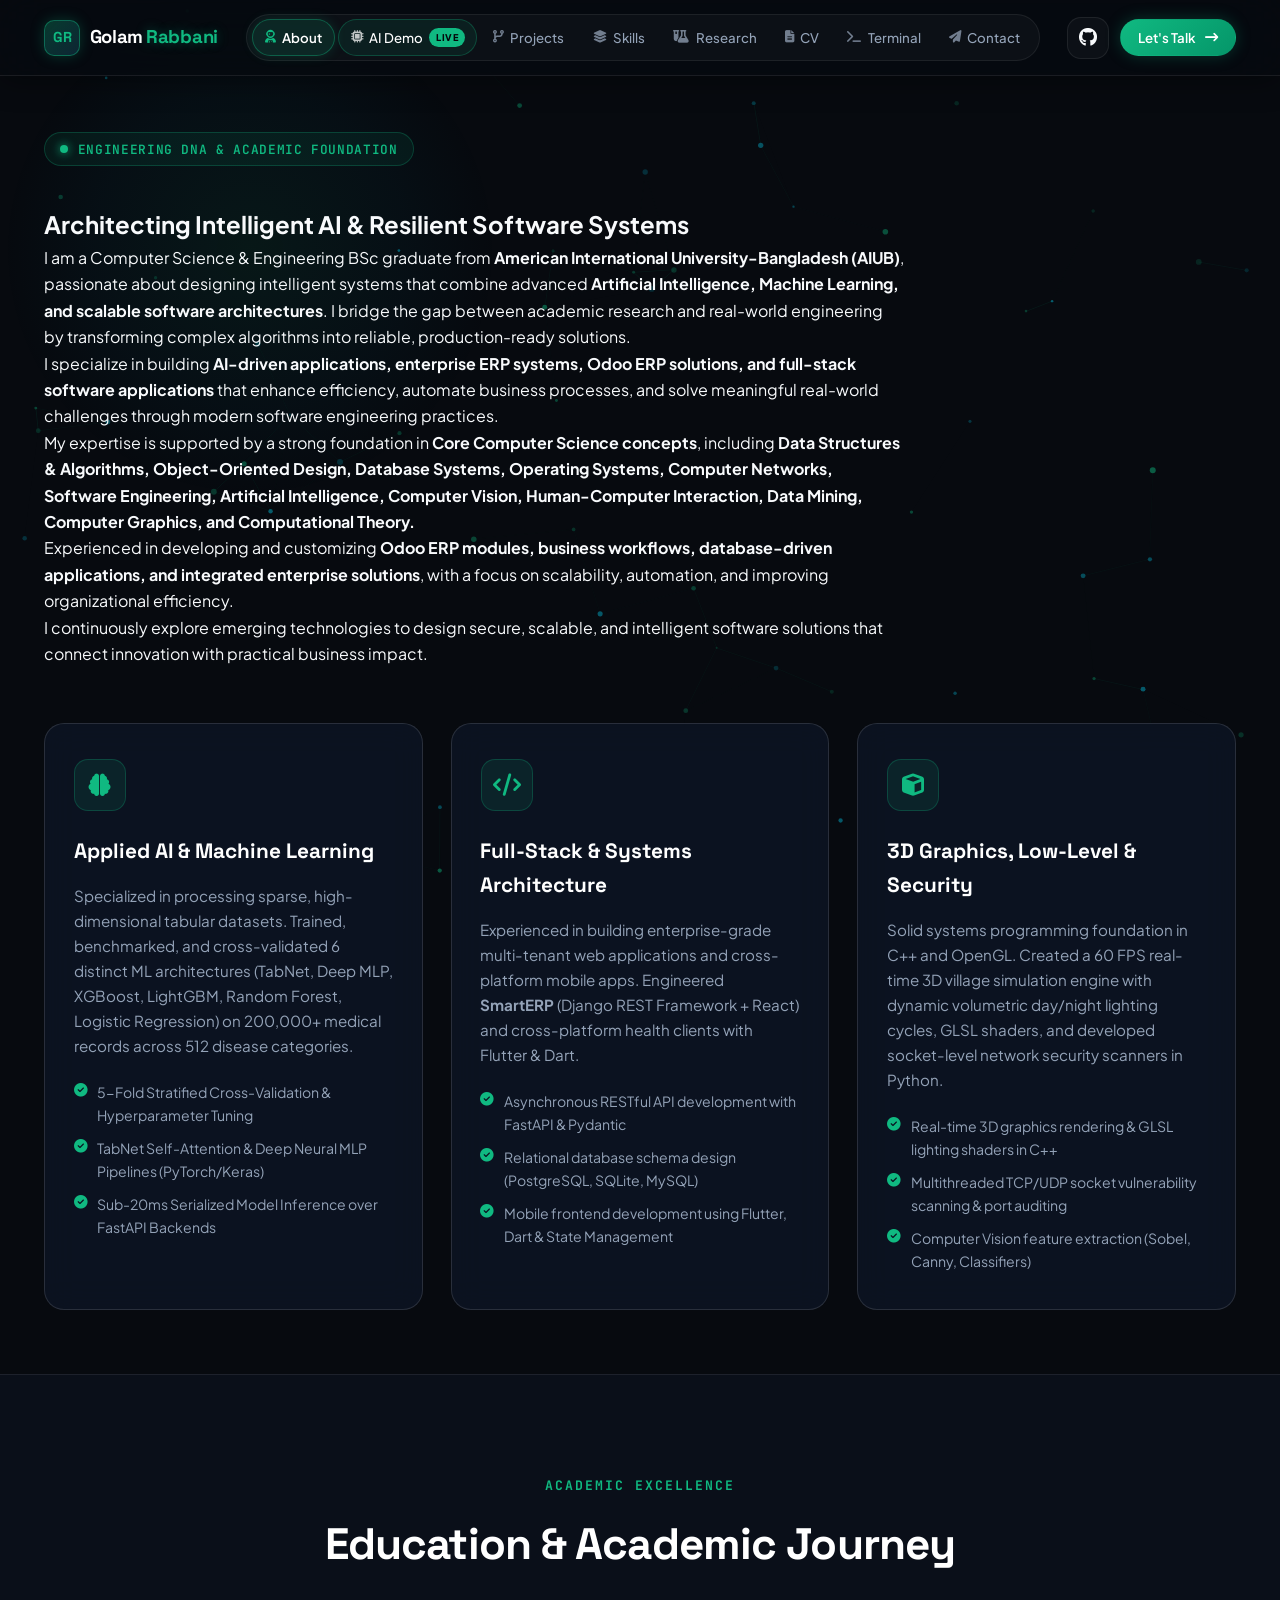
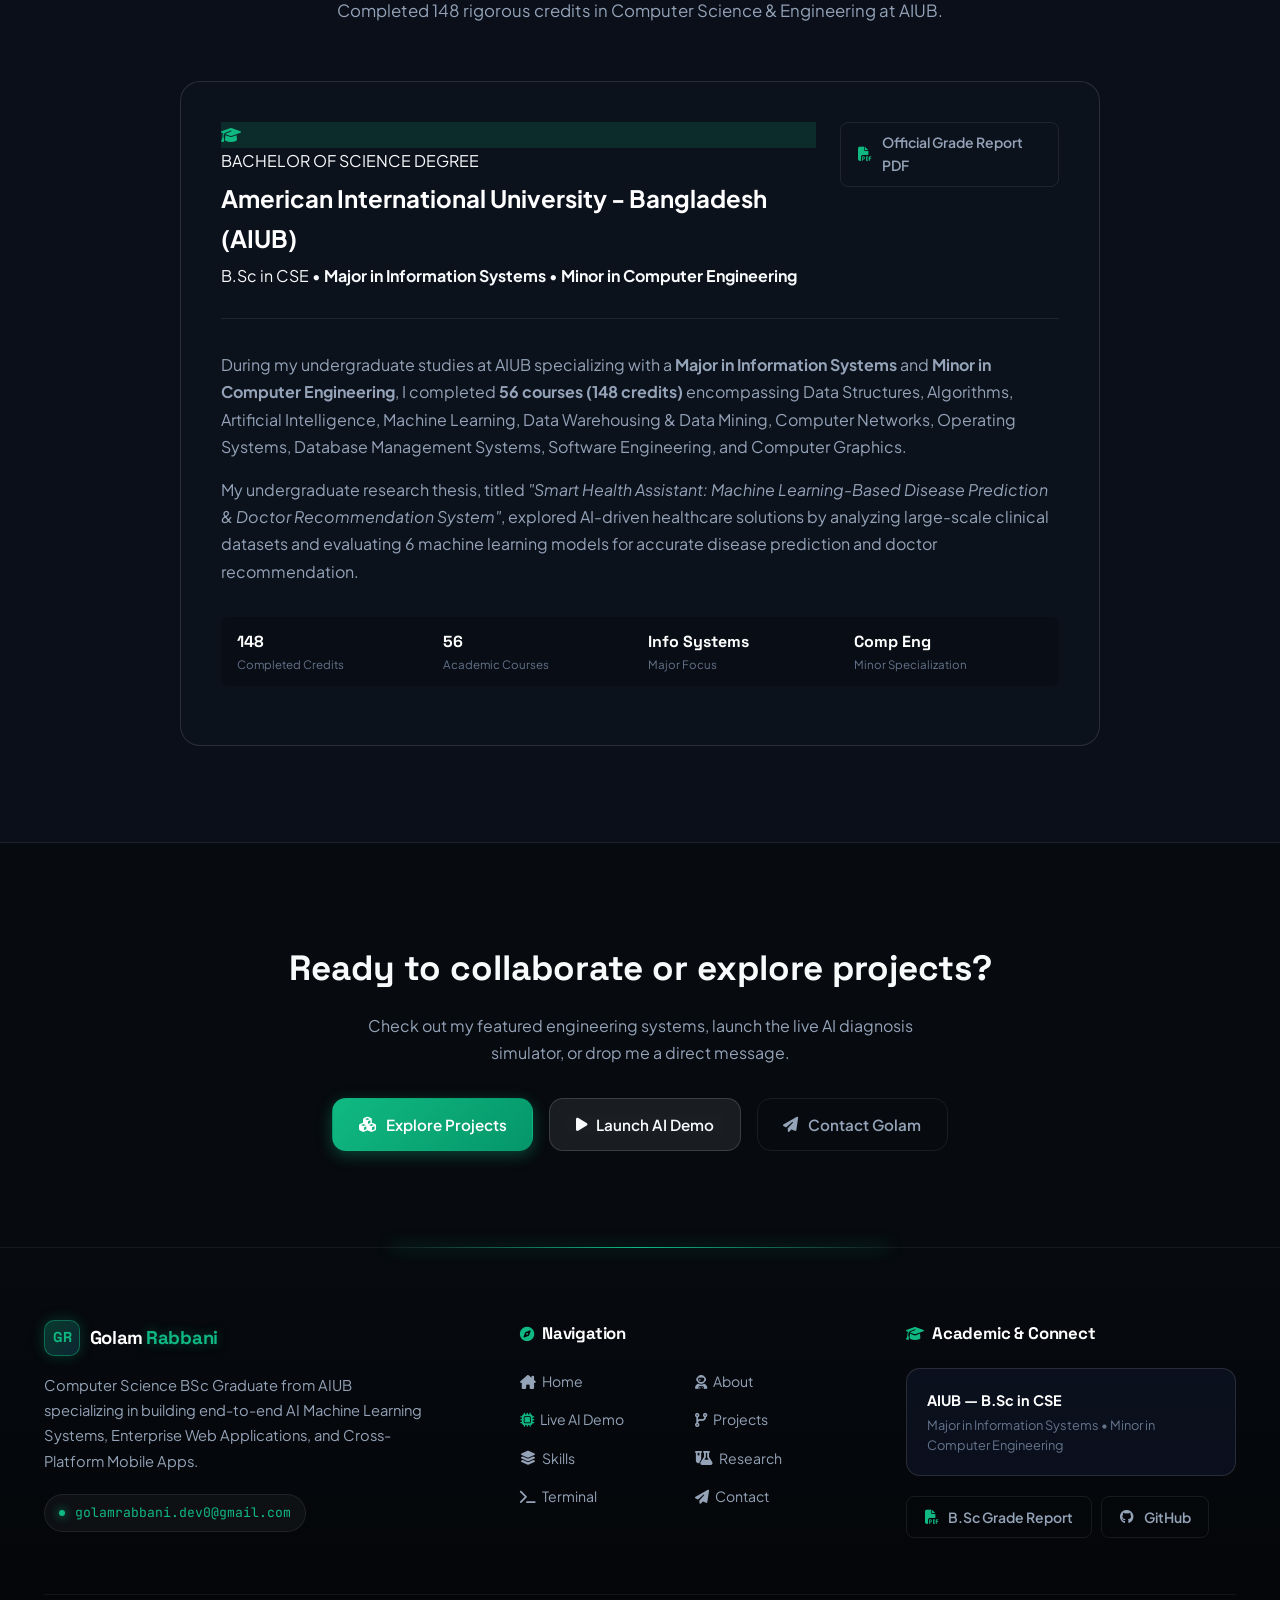
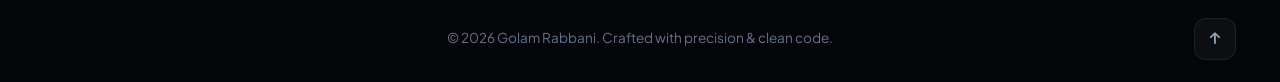
<file: about.html>
<!DOCTYPE html>
<html lang="en">
<head>
  <meta charset="UTF-8">
  <meta name="viewport" content="width=device-width, initial-scale=1.0">
  <title>About Golam Rabbani — AI & Full-Stack Software Engineer | Bio & Journey</title>
  <meta name="description" content="Explore Golam Rabbani's background, AIUB CSE academic journey (148 credits), machine learning research, and full-stack engineering competencies.">
  <meta name="keywords" content="Golam Rabbani, About Golam Rabbani, AIUB CSE, Machine Learning Engineer, Software Architect">
  <meta name="author" content="Golam Rabbani">
  <meta name="robots" content="index, follow">
  <link rel="canonical" href="https://golamrabbani09.github.io/about.html">

  <meta property="og:type" content="profile">
  <meta property="og:title" content="About Golam Rabbani — AI & Full-Stack Software Engineer">
  <meta property="og:description" content="AIUB Computer Science graduate specializing in AI/ML systems, enterprise web applications, and Flutter mobile engineering.">
  <meta property="og:url" content="https://golamrabbani09.github.io/about.html">
  <meta property="og:image" content="assets/profile.jpg">
  
  <!-- Google Fonts -->
  <link rel="preconnect" href="https://fonts.googleapis.com">
  <link rel="preconnect" href="https://fonts.gstatic.com" crossorigin>
  <link href="https://fonts.googleapis.com/css2?family=JetBrains+Mono:wght@400;500;600;700&family=Plus+Jakarta+Sans:wght@300;400;500;600;700;800&family=Space+Grotesk:wght@500;600;700;800&display=swap" rel="stylesheet">
  
  <!-- FontAwesome Icons -->
  <link rel="stylesheet" href="https://cdnjs.cloudflare.com/ajax/libs/font-awesome/6.5.1/css/all.min.css" integrity="sha512-DTOQO9RWCH3ppGqcWaEA1BIZOC6xxalwEsw9c2QQeAIftl+Vegovlnee1c9QX4TctnWMn13TZye+giMm8e2LwA==" crossorigin="anonymous" referrerpolicy="no-referrer" />

  <!-- Core Stylesheet -->
  <link rel="stylesheet" href="style.css">
</head>
<body>

  <!-- Ambient Particle Canvas & Cursor Glow -->
  <canvas id="particle-canvas"></canvas>
  <div class="cursor-glow" id="cursor-glow"></div>

  <!-- Toast Notification System -->
  <div id="toast-container" class="toast-container"></div>

  <!-- Universal Navigation Bar -->
  <header class="navbar-wrapper" id="navbar">
    <nav class="navbar-container">
      <a href="index.html" class="nav-brand" title="Golam Rabbani — Home">
        <div class="brand-monogram">GR</div>
        <span class="brand-name">Golam<span class="brand-accent">Rabbani</span></span>
      </a>

      <div class="nav-menu" id="nav-menu">
        <ul class="nav-links">
          <li><a href="about.html" class="nav-link active"><i class="fa-solid fa-user-astronaut"></i> <span>About</span></a></li>
          <li><a href="simulator.html" class="nav-link nav-link-special"><i class="fa-solid fa-microchip"></i> <span>AI Demo</span> <span class="nav-pill-badge">Live</span></a></li>
          <li><a href="projects.html" class="nav-link"><i class="fa-solid fa-code-branch"></i> <span>Projects</span></a></li>
          <li><a href="skills.html" class="nav-link"><i class="fa-solid fa-layer-group"></i> <span>Skills</span></a></li>
          <li><a href="research.html" class="nav-link"><i class="fa-solid fa-flask-vial"></i> <span>Research</span></a></li>
          <li><a href="cv.html" class="nav-link"><i class="fa-solid fa-file-lines"></i> <span>CV</span></a></li>
          <!-- <li><a href="assets/docs/GradeReportByCurriculum22-46560-1.pdf" target="_blank" rel="noopener noreferrer" class="nav-link nav-link-grade" title="Official AIUB Grade Report (PDF)"><i class="fa-solid fa-graduation-cap"></i> <span>B.Sc Grade</span> <span class="nav-tag-badge">PDF</span></a></li>-->
          <li><a href="terminal.html" class="nav-link"><i class="fa-solid fa-terminal"></i> <span>Terminal</span></a></li>
          <li><a href="contact.html" class="nav-link"><i class="fa-solid fa-paper-plane"></i> <span>Contact</span></a></li>
        </ul>
      </div>

      <div class="nav-actions">
        <a href="https://github.com/GolamRabbani09" target="_blank" rel="noopener noreferrer" class="btn btn-icon" title="GitHub Profile">
          <i class="fa-brands fa-github"></i>
        </a>
        <a href="contact.html" class="btn btn-primary btn-sm nav-cta-btn">
          <span>Let's Talk</span>
          <i class="fa-solid fa-arrow-right-long"></i>
        </a>
        <button class="nav-toggle" id="nav-toggle" aria-label="Toggle navigation">
          <span class="bar"></span>
          <span class="bar"></span>
          <span class="bar"></span>
        </button>
      </div>
    </nav>
  </header>

  <main>
    
    <!-- PAGE HERO SECTION -->
    <section class="page-hero">
      <div class="container">
        <div class="page-hero-content" data-reveal>
          <div class="page-hero-badge">
            <span class="status-pulse"></span>
            <span>ENGINEERING DNA & ACADEMIC FOUNDATION</span>
          </div>
          <h1 class="page-hero-title">
<h2>Architecting Intelligent AI & Resilient Software Systems</h2>

<p>
I am a Computer Science & Engineering BSc graduate from 
<strong>American International University-Bangladesh (AIUB)</strong>, 
passionate about designing intelligent systems that combine advanced 
<strong>Artificial Intelligence, Machine Learning, and scalable software architectures</strong>.
I bridge the gap between academic research and real-world engineering by transforming 
complex algorithms into reliable, production-ready solutions.
</p>

<p>
I specialize in building 
<strong>AI-driven applications, enterprise ERP systems, Odoo ERP solutions, and full-stack software applications</strong> 
that enhance efficiency, automate business processes, and solve meaningful real-world challenges 
through modern software engineering practices.
</p>

<p>
My expertise is supported by a strong foundation in 
<strong>Core Computer Science concepts</strong>, including 
<strong>Data Structures & Algorithms, Object-Oriented Design, Database Systems, Operating Systems, 
Computer Networks, Software Engineering, Artificial Intelligence, Computer Vision, 
Human-Computer Interaction, Data Mining, Computer Graphics, and Computational Theory.</strong>
</p>

<p>
Experienced in developing and customizing 
<strong>Odoo ERP modules, business workflows, database-driven applications, and integrated enterprise solutions</strong>, 
with a focus on scalability, automation, and improving organizational efficiency.
</p>

<p>
I continuously explore emerging technologies to design secure, scalable, and intelligent software 
solutions that connect innovation with practical business impact.
</p>
        </div>
      </div>
    </section>

    <!-- CORE ENGINEERING PILLARS -->
    <section class="section-padding" style="padding-top: 1rem; padding-bottom: 4rem;">
      <div class="container">
        <div class="about-grid">
          
          <div class="about-card" data-reveal>
            <div class="about-card-icon">
              <i class="fa-solid fa-brain"></i>
            </div>
            <h3>Applied AI & Machine Learning</h3>
            <p>
              Specialized in processing sparse, high-dimensional tabular datasets. Trained, benchmarked, and cross-validated 6 distinct ML architectures (TabNet, Deep MLP, XGBoost, LightGBM, Random Forest, Logistic Regression) on 200,000+ medical records across 512 disease categories.
            </p>
            <ul class="about-feature-list">
              <li><i class="fa-solid fa-check-circle"></i> 5-Fold Stratified Cross-Validation & Hyperparameter Tuning</li>
              <li><i class="fa-solid fa-check-circle"></i> TabNet Self-Attention & Deep Neural MLP Pipelines (PyTorch/Keras)</li>
              <li><i class="fa-solid fa-check-circle"></i> Sub-20ms Serialized Model Inference over FastAPI Backends</li>
            </ul>
          </div>

          <div class="about-card" data-reveal>
            <div class="about-card-icon">
              <i class="fa-solid fa-code"></i>
            </div>
            <h3>Full-Stack & Systems Architecture</h3>
            <p>
              Experienced in building enterprise-grade multi-tenant web applications and cross-platform mobile apps. Engineered <strong>SmartERP</strong> (Django REST Framework + React) and cross-platform health clients with Flutter & Dart.
            </p>
            <ul class="about-feature-list">
              <li><i class="fa-solid fa-check-circle"></i> Asynchronous RESTful API development with FastAPI & Pydantic</li>
              <li><i class="fa-solid fa-check-circle"></i> Relational database schema design (PostgreSQL, SQLite, MySQL)</li>
              <li><i class="fa-solid fa-check-circle"></i> Mobile frontend development using Flutter, Dart & State Management</li>
            </ul>
          </div>

          <div class="about-card" data-reveal>
            <div class="about-card-icon">
              <i class="fa-solid fa-cube"></i>
            </div>
            <h3>3D Graphics, Low-Level & Security</h3>
            <p>
              Solid systems programming foundation in C++ and OpenGL. Created a 60 FPS real-time 3D village simulation engine with dynamic volumetric day/night lighting cycles, GLSL shaders, and developed socket-level network security scanners in Python.
            </p>
            <ul class="about-feature-list">
              <li><i class="fa-solid fa-check-circle"></i> Real-time 3D graphics rendering & GLSL lighting shaders in C++</li>
              <li><i class="fa-solid fa-check-circle"></i> Multithreaded TCP/UDP socket vulnerability scanning & port auditing</li>
              <li><i class="fa-solid fa-check-circle"></i> Computer Vision feature extraction (Sobel, Canny, Classifiers)</li>
            </ul>
          </div>

        </div>
      </div>
    </section>

    <!-- ACADEMIC FOUNDATION & AIUB PROFILE -->
    <section class="section-padding" style="background: rgba(15, 23, 42, 0.4); border-top: 1px solid var(--border-subtle); border-bottom: 1px solid var(--border-subtle);">
      <div class="container">
        <div class="section-header" data-reveal>
          <span class="section-subtitle">ACADEMIC EXCELLENCE</span>
          <h2 class="section-title">Education & Academic Journey</h2>
          <p class="section-desc">Completed 148 rigorous credits in Computer Science & Engineering at AIUB.</p>
        </div>

        <div style="max-width: 920px; margin: 0 auto;" data-reveal>
          <div class="research-showcase-card" style="padding: 2.5rem;">
            <div class="research-header-row">
              <div class="research-badge-title">
                <div class="research-icon" style="background: rgba(16, 185, 129, 0.15); color: var(--accent-emerald);">
                  <i class="fa-solid fa-graduation-cap"></i>
                </div>
                <div>
                  <span class="paper-type">BACHELOR OF SCIENCE DEGREE</span>
                  <h3 style="font-size: 1.5rem; color: #fff; margin: 0.3rem 0;">American International University - Bangladesh (AIUB)</h3>
                  <span class="paper-authors">B.Sc in CSE • <strong>Major in Information Systems</strong> • <strong>Minor in Computer Engineering</strong></span>
                </div>
              </div>
              <div>
                <a href="assets/docs/GradeReportByCurriculum22-46560-1.pdf" target="_blank" rel="noopener noreferrer" class="btn btn-sm btn-outline">
                  <i class="fa-solid fa-file-pdf text-accent"></i> Official Grade Report PDF
                </a>
              </div>
            </div>

            <div style="margin-top: 1.5rem; line-height: 1.7; color: var(--text-muted);">
              <p>
                During my undergraduate studies at AIUB specializing with a <strong>Major in Information Systems</strong> and <strong>Minor in Computer Engineering</strong>, I completed <strong>56 courses (148 credits)</strong> encompassing Data Structures, Algorithms, Artificial Intelligence, Machine Learning, Data Warehousing & Data Mining, Computer Networks, Operating Systems, Database Management Systems, Software Engineering, and Computer Graphics.
              </p>
              <p style="margin-top: 1rem;">
My undergraduate research thesis, titled 
<em>"Smart Health Assistant: Machine Learning-Based Disease Prediction & Doctor Recommendation System"</em>, 
explored AI-driven healthcare solutions by analyzing large-scale clinical datasets and evaluating 6 machine learning models for accurate disease prediction and doctor recommendation.
              </p>
            </div>

            <div class="project-metrics" style="margin-top: 2rem;">
              <div class="metric"><strong>148</strong><span>Completed Credits</span></div>
              <div class="metric"><strong>56</strong><span>Academic Courses</span></div>
              <div class="metric"><strong>Info Systems</strong><span>Major Focus</span></div>
              <div class="metric"><strong>Comp Eng</strong><span>Minor Specialization</span></div>
            </div>
          </div>
        </div>
      </div>
    </section>

    <!-- QUICK CALL TO ACTION -->
    <section class="section-padding" style="text-align: center;">
      <div class="container" data-reveal>
        <h2 style="font-size: 2.2rem; margin-bottom: 1rem; font-family: var(--font-heading);">Ready to collaborate or explore projects?</h2>
        <p style="color: var(--text-muted); max-width: 600px; margin: 0 auto 2rem auto;">
          Check out my featured engineering systems, launch the live AI diagnosis simulator, or drop me a direct message.
        </p>
        <div style="display: flex; gap: 1rem; justify-content: center; flex-wrap: wrap;">
          <a href="projects.html" class="btn btn-primary">
            <i class="fa-solid fa-cubes"></i> Explore Projects
          </a>
          <a href="simulator.html" class="btn btn-secondary">
            <i class="fa-solid fa-play"></i> Launch AI Demo
          </a>
          <a href="contact.html" class="btn btn-outline">
            <i class="fa-solid fa-paper-plane"></i> Contact Golam
          </a>
        </div>
      </div>
    </section>

  </main>

  <!-- Universal High-End Footer -->
  <footer class="footer">
    <div class="container">
      <div class="footer-grid">
        
        <!-- Column 1: Brand & Philosophy -->
        <div class="footer-col footer-brand-col">
          <a href="index.html" class="nav-brand">
            <div class="brand-monogram">GR</div>
            <span class="brand-name">Golam<span class="brand-accent">Rabbani</span></span>
          </a>
          <p>
            Computer Science BSc Graduate from AIUB specializing in building end-to-end AI Machine Learning Systems, Enterprise Web Applications, and Cross-Platform Mobile Apps.
          </p>
          <a href="mailto:golamrabbani.dev0@gmail.com" class="footer-email-chip">
            <span class="status-pulse" style="width: 6px; height: 6px;"></span>
            <span>golamrabbani.dev0@gmail.com</span>
          </a>
        </div>

        <!-- Column 2: Navigation Routes -->
        <div class="footer-col">
          <h4><i class="fa-solid fa-compass"></i> Navigation</h4>
          <ul class="footer-nav-list">
            <li><a href="index.html"><i class="fa-solid fa-house-chimney"></i> Home</a></li>
            <li><a href="about.html"><i class="fa-solid fa-user-astronaut"></i> About</a></li>
            <li><a href="simulator.html"><i class="fa-solid fa-microchip text-accent"></i> Live AI Demo</a></li>
            <li><a href="projects.html"><i class="fa-solid fa-code-branch"></i> Projects</a></li>
            <li><a href="skills.html"><i class="fa-solid fa-layer-group"></i> Skills</a></li>
            <li><a href="research.html"><i class="fa-solid fa-flask-vial"></i> Research</a></li>
            <li><a href="terminal.html"><i class="fa-solid fa-terminal"></i> Terminal</a></li>
            <li><a href="contact.html"><i class="fa-solid fa-paper-plane"></i> Contact</a></li>
          </ul>
        </div>

        <!-- Column 3: Academic Credentials & Connect -->
        <div class="footer-col">
          <h4><i class="fa-solid fa-graduation-cap"></i> Academic & Connect</h4>
          <div class="footer-academic-card">
            <h5>AIUB — B.Sc in CSE</h5>
            <p>Major in Information Systems • Minor in Computer Engineering </p>
          </div>
          <div class="footer-quick-btns">
            <a href="assets/docs/GradeReportByCurriculum22-46560-1.pdf" target="_blank" rel="noopener noreferrer" class="btn btn-sm btn-outline" title="Official Grade Report">
              <i class="fa-solid fa-file-pdf text-accent"></i> B.Sc Grade Report
            </a>
            <a href="https://github.com/GolamRabbani09" target="_blank" rel="noopener noreferrer" class="btn btn-sm btn-outline" title="GitHub">
              <i class="fa-brands fa-github"></i> GitHub
            </a>
          </div>
        </div>

      </div>

      <div class="footer-bottom">
        <p>&copy; 2026 Golam Rabbani. Crafted with precision & clean code.</p>
        <button id="back-to-top" class="back-to-top-btn" title="Back to top" aria-label="Back to top">
          <i class="fa-solid fa-arrow-up"></i>
        </button>
      </div>
    </div>
  </footer>

  <!-- Scripts -->
  <script src="script.js"></script>
</body>
</html>
</file>
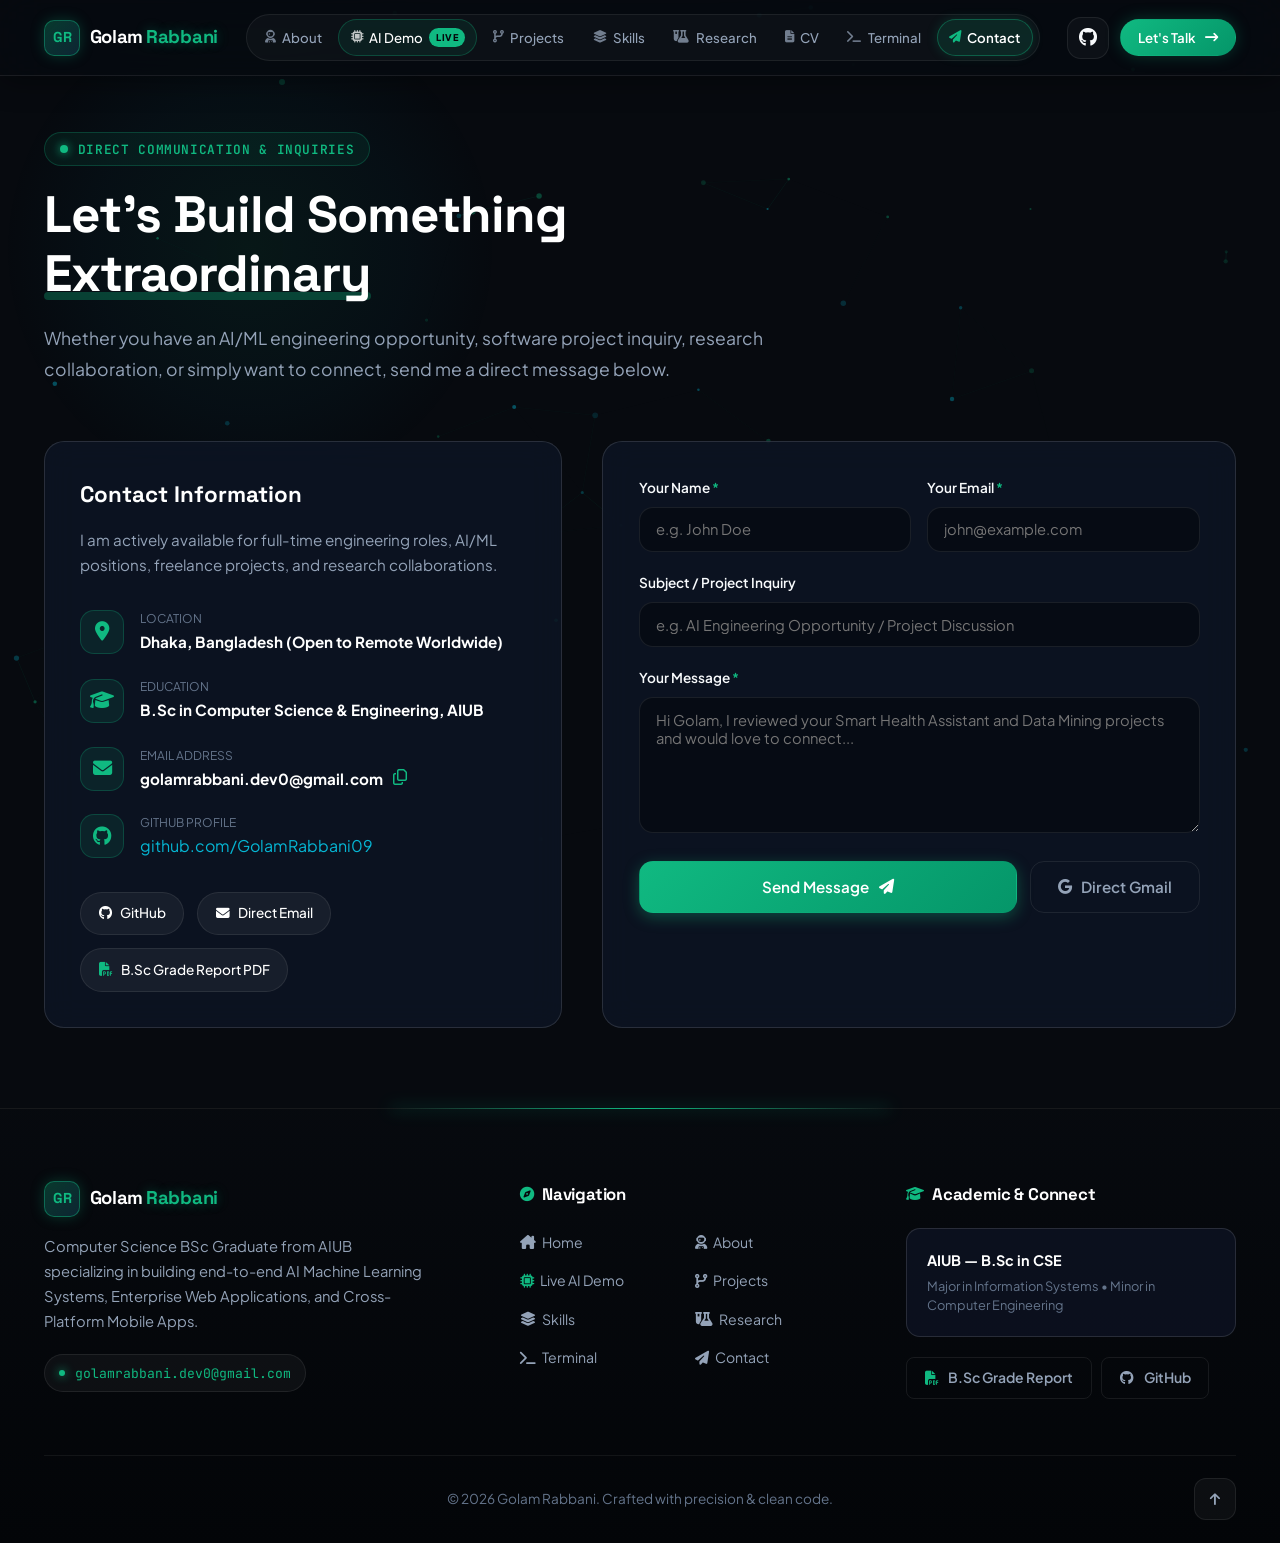
<file: contact.html>
<!DOCTYPE html>
<html lang="en">
<head>
  <meta charset="UTF-8">
  <meta name="viewport" content="width=device-width, initial-scale=1.0">
  <title>Contact Golam Rabbani — AI & Full-Stack Software Engineer | Direct Inquiry</title>
  <meta name="description" content="Get in touch with Golam Rabbani for software engineering roles, AI/ML opportunities, and research collaborations. Send direct messages to golamrabbani.dev0@gmail.com.">
  <meta name="keywords" content="Contact Golam Rabbani, Hire Golam Rabbani, AI Engineer, Software Developer, golamrabbani.dev0@gmail.com">
  <meta name="author" content="Golam Rabbani">
  <meta name="robots" content="index, follow">
  <link rel="canonical" href="https://golamrabbani09.github.io/contact.html">

  <meta property="og:type" content="website">
  <meta property="og:title" content="Contact Golam Rabbani — AI & Full-Stack Software Engineer">
  <meta property="og:description" content="Send direct messages or project inquiries directly to golamrabbani.dev0@gmail.com.">
  <meta property="og:url" content="https://golamrabbani09.github.io/contact.html">
  <meta property="og:image" content="assets/profile.jpg">
  
  <!-- Google Fonts -->
  <link rel="preconnect" href="https://fonts.googleapis.com">
  <link rel="preconnect" href="https://fonts.gstatic.com" crossorigin>
  <link href="https://fonts.googleapis.com/css2?family=JetBrains+Mono:wght@400;500;600;700&family=Plus+Jakarta+Sans:wght@300;400;500;600;700;800&family=Space+Grotesk:wght@500;600;700;800&display=swap" rel="stylesheet">
  
  <!-- FontAwesome Icons -->
  <link rel="stylesheet" href="https://cdnjs.cloudflare.com/ajax/libs/font-awesome/6.5.1/css/all.min.css" integrity="sha512-DTOQO9RWCH3ppGqcWaEA1BIZOC6xxalwEsw9c2QQeAIftl+Vegovlnee1c9QX4TctnWMn13TZye+giMm8e2LwA==" crossorigin="anonymous" referrerpolicy="no-referrer" />

  <!-- Core Stylesheet -->
  <link rel="stylesheet" href="style.css">
</head>
<body>

  <!-- Ambient Particle Canvas & Cursor Glow -->
  <canvas id="particle-canvas"></canvas>
  <div class="cursor-glow" id="cursor-glow"></div>

  <!-- Toast Notification System -->
  <div id="toast-container" class="toast-container"></div>

  <!-- Universal Navigation Bar -->
  <header class="navbar-wrapper" id="navbar">
    <nav class="navbar-container">
      <a href="index.html" class="nav-brand" title="Golam Rabbani — Home">
        <div class="brand-monogram">GR</div>
        <span class="brand-name">Golam<span class="brand-accent">Rabbani</span></span>
      </a>

      <div class="nav-menu" id="nav-menu">
        <ul class="nav-links">
          <li><a href="about.html" class="nav-link"><i class="fa-solid fa-user-astronaut"></i> <span>About</span></a></li>
          <li><a href="simulator.html" class="nav-link nav-link-special"><i class="fa-solid fa-microchip"></i> <span>AI Demo</span> <span class="nav-pill-badge">Live</span></a></li>
          <li><a href="projects.html" class="nav-link"><i class="fa-solid fa-code-branch"></i> <span>Projects</span></a></li>
          <li><a href="skills.html" class="nav-link"><i class="fa-solid fa-layer-group"></i> <span>Skills</span></a></li>
          <li><a href="research.html" class="nav-link"><i class="fa-solid fa-flask-vial"></i> <span>Research</span></a></li>
          <li><a href="cv.html" class="nav-link"><i class="fa-solid fa-file-lines"></i> <span>CV</span></a></li>
         <!--  <li><a href="assets/docs/GradeReportByCurriculum22-46560-1.pdf" target="_blank" rel="noopener noreferrer" class="nav-link nav-link-grade" title="Official AIUB Grade Report (PDF)"><i class="fa-solid fa-graduation-cap"></i> <span>B.Sc Grade</span> <span class="nav-tag-badge">PDF</span></a></li>-->
          <li><a href="terminal.html" class="nav-link"><i class="fa-solid fa-terminal"></i> <span>Terminal</span></a></li>
          <li><a href="contact.html" class="nav-link active"><i class="fa-solid fa-paper-plane"></i> <span>Contact</span></a></li>
        </ul>
      </div>

      <div class="nav-actions">
        <a href="https://github.com/GolamRabbani09" target="_blank" rel="noopener noreferrer" class="btn btn-icon" title="GitHub Profile">
          <i class="fa-brands fa-github"></i>
        </a>
        <a href="contact.html" class="btn btn-primary btn-sm nav-cta-btn">
          <span>Let's Talk</span>
          <i class="fa-solid fa-arrow-right-long"></i>
        </a>
        <button class="nav-toggle" id="nav-toggle" aria-label="Toggle navigation">
          <span class="bar"></span>
          <span class="bar"></span>
          <span class="bar"></span>
        </button>
      </div>
    </nav>
  </header>

  <main>
    
    <!-- PAGE HERO SECTION -->
    <section class="page-hero">
      <div class="container">
        <div class="page-hero-content" data-reveal>
          <div class="page-hero-badge">
            <span class="status-pulse"></span>
            <span>DIRECT COMMUNICATION & INQUIRIES</span>
          </div>
          <h1 class="page-hero-title">
            Let's Build Something <span class="highlight-name">Extraordinary</span>
          </h1>
          <p class="page-hero-desc">
            Whether you have an AI/ML engineering opportunity, software project inquiry, research collaboration, or simply want to connect, send me a direct message below.
          </p>
        </div>
      </div>
    </section>

    <!-- CONTACT SECTION -->
    <section class="section-padding" style="padding-top: 1rem; padding-bottom: 5rem;">
      <div class="container">
        <div class="contact-wrapper">
          
          <!-- Left: Direct Info Card -->
          <div class="contact-info-card" data-reveal>
            <h3 style="font-family: var(--font-heading);">Contact Information</h3>
            <p>I am actively available for full-time engineering roles, AI/ML positions, freelance projects, and research collaborations.</p>

            <div class="contact-detail-items">
              <div class="contact-item">
                <div class="contact-icon"><i class="fa-solid fa-location-dot"></i></div>
                <div>
                  <span class="item-label">Location</span>
                  <strong>Dhaka, Bangladesh (Open to Remote Worldwide)</strong>
                </div>
              </div>

              <div class="contact-item">
                <div class="contact-icon"><i class="fa-solid fa-graduation-cap"></i></div>
                <div>
                  <span class="item-label">Education</span>
                  <strong>B.Sc in Computer Science & Engineering, AIUB</strong>
                </div>
              </div>

              <div class="contact-item">
                <div class="contact-icon"><i class="fa-solid fa-envelope"></i></div>
                <div>
                  <span class="item-label">Email Address</span>
                  <div class="email-copy-wrapper">
                    <strong id="email-text">golamrabbani.dev0@gmail.com</strong>
                    <button id="copy-email-btn" class="btn-copy" title="Copy Email">
                      <i class="fa-regular fa-copy"></i>
                    </button>
                  </div>
                </div>
              </div>

              <div class="contact-item">
                <div class="contact-icon"><i class="fa-brands fa-github"></i></div>
                <div>
                  <span class="item-label">GitHub Profile</span>
                  <a href="https://github.com/GolamRabbani09" target="_blank" rel="noopener noreferrer" class="link-highlight">
                    github.com/GolamRabbani09
                  </a>
                </div>
              </div>
            </div>

            <div class="contact-social-pills">
              <a href="https://github.com/GolamRabbani09" target="_blank" rel="noopener noreferrer" class="social-pill">
                <i class="fa-brands fa-github"></i> GitHub
              </a>
              <a href="mailto:golamrabbani.dev0@gmail.com" class="social-pill">
                <i class="fa-solid fa-envelope"></i> Direct Email
              </a>
              <a href="assets/docs/GradeReportByCurriculum22-46560-1.pdf" target="_blank" rel="noopener noreferrer" class="social-pill">
                <i class="fa-solid fa-file-pdf text-accent"></i> B.Sc Grade Report PDF
              </a>
            </div>
          </div>

          <!-- Right: Live FormSubmit AJAX Message Form -->
          <div class="contact-form-card" data-reveal>
            <form id="portfolio-contact-form" class="contact-form" action="https://formsubmit.co/golamrabbani.dev0@gmail.com" method="POST">
              <!-- Direct Email Delivery Config (FormSubmit) -->
              <input type="hidden" name="_captcha" value="false">
              <input type="hidden" name="_template" value="table">
              <input type="hidden" name="_subject" value="🚀 New Message from Golam Rabbani Portfolio">
              
              <div class="form-row">
                <div class="form-group">
                  <label for="contact-name">Your Name <span class="text-accent">*</span></label>
                  <input type="text" id="contact-name" name="name" required placeholder="e.g. John Doe">
                </div>
                <div class="form-group">
                  <label for="contact-email">Your Email <span class="text-accent">*</span></label>
                  <input type="email" id="contact-email" name="email" required placeholder="john@example.com">
                </div>
              </div>

              <div class="form-group">
                <label for="contact-subject">Subject / Project Inquiry</label>
                <input type="text" id="contact-subject" name="subject" placeholder="e.g. AI Engineering Opportunity / Project Discussion">
              </div>

              <div class="form-group">
                <label for="contact-message">Your Message <span class="text-accent">*</span></label>
                <textarea id="contact-message" name="message" rows="6" required placeholder="Hi Golam, I reviewed your Smart Health Assistant and Data Mining projects and would love to connect..."></textarea>
              </div>

              <div class="contact-form-btns" style="display: flex; gap: 0.8rem; flex-wrap: wrap; margin-top: 0.5rem;">
                <button type="submit" class="btn btn-primary" id="form-submit-btn" style="flex: 1; min-width: 200px;">
                  <span>Send Message</span>
                  <i class="fa-solid fa-paper-plane"></i>
                </button>
                <a href="https://mail.google.com/mail/?view=cm&fs=1&to=golamrabbani.dev0@gmail.com&su=Portfolio%20Inquiry" target="_blank" rel="noopener noreferrer" class="btn btn-outline" style="min-width: 170px;">
                  <i class="fa-brands fa-google"></i>
                  <span>Direct Gmail</span>
                </a>
              </div>
            </form>
          </div>

        </div>
      </div>
    </section>

  </main>

  <!-- Universal High-End Footer -->
  <footer class="footer">
    <div class="container">
      <div class="footer-grid">
        
        <!-- Column 1: Brand & Philosophy -->
        <div class="footer-col footer-brand-col">
          <a href="index.html" class="nav-brand">
            <div class="brand-monogram">GR</div>
            <span class="brand-name">Golam<span class="brand-accent">Rabbani</span></span>
          </a>
          <p>
            Computer Science BSc Graduate from AIUB specializing in building end-to-end AI Machine Learning Systems, Enterprise Web Applications, and Cross-Platform Mobile Apps.
          </p>
          <a href="mailto:golamrabbani.dev0@gmail.com" class="footer-email-chip">
            <span class="status-pulse" style="width: 6px; height: 6px;"></span>
            <span>golamrabbani.dev0@gmail.com</span>
          </a>
        </div>

        <!-- Column 2: Navigation Routes -->
        <div class="footer-col">
          <h4><i class="fa-solid fa-compass"></i> Navigation</h4>
          <ul class="footer-nav-list">
            <li><a href="index.html"><i class="fa-solid fa-house-chimney"></i> Home</a></li>
            <li><a href="about.html"><i class="fa-solid fa-user-astronaut"></i> About</a></li>
            <li><a href="simulator.html"><i class="fa-solid fa-microchip text-accent"></i> Live AI Demo</a></li>
            <li><a href="projects.html"><i class="fa-solid fa-code-branch"></i> Projects</a></li>
            <li><a href="skills.html"><i class="fa-solid fa-layer-group"></i> Skills</a></li>
            <li><a href="research.html"><i class="fa-solid fa-flask-vial"></i> Research</a></li>
            <li><a href="terminal.html"><i class="fa-solid fa-terminal"></i> Terminal</a></li>
            <li><a href="contact.html"><i class="fa-solid fa-paper-plane"></i> Contact</a></li>
          </ul>
        </div>

        <!-- Column 3: Academic Credentials & Connect -->
        <div class="footer-col">
          <h4><i class="fa-solid fa-graduation-cap"></i> Academic & Connect</h4>
          <div class="footer-academic-card">
            <h5>AIUB — B.Sc in CSE</h5>
            <p>Major in Information Systems • Minor in Computer Engineering </p>
          </div>
          <div class="footer-quick-btns">
            <a href="assets/docs/GradeReportByCurriculum22-46560-1.pdf" target="_blank" rel="noopener noreferrer" class="btn btn-sm btn-outline" title="Official Grade Report">
              <i class="fa-solid fa-file-pdf text-accent"></i> B.Sc Grade Report
            </a>
            <a href="https://github.com/GolamRabbani09" target="_blank" rel="noopener noreferrer" class="btn btn-sm btn-outline" title="GitHub">
              <i class="fa-brands fa-github"></i> GitHub
            </a>
          </div>
        </div>

      </div>

      <div class="footer-bottom">
        <p>&copy; 2026 Golam Rabbani. Crafted with precision & clean code.</p>
        <button id="back-to-top" class="back-to-top-btn" title="Back to top" aria-label="Back to top">
          <i class="fa-solid fa-arrow-up"></i>
        </button>
      </div>
    </div>
  </footer>

  <!-- Scripts -->
  <script src="script.js"></script>
</body>
</html>
</file>
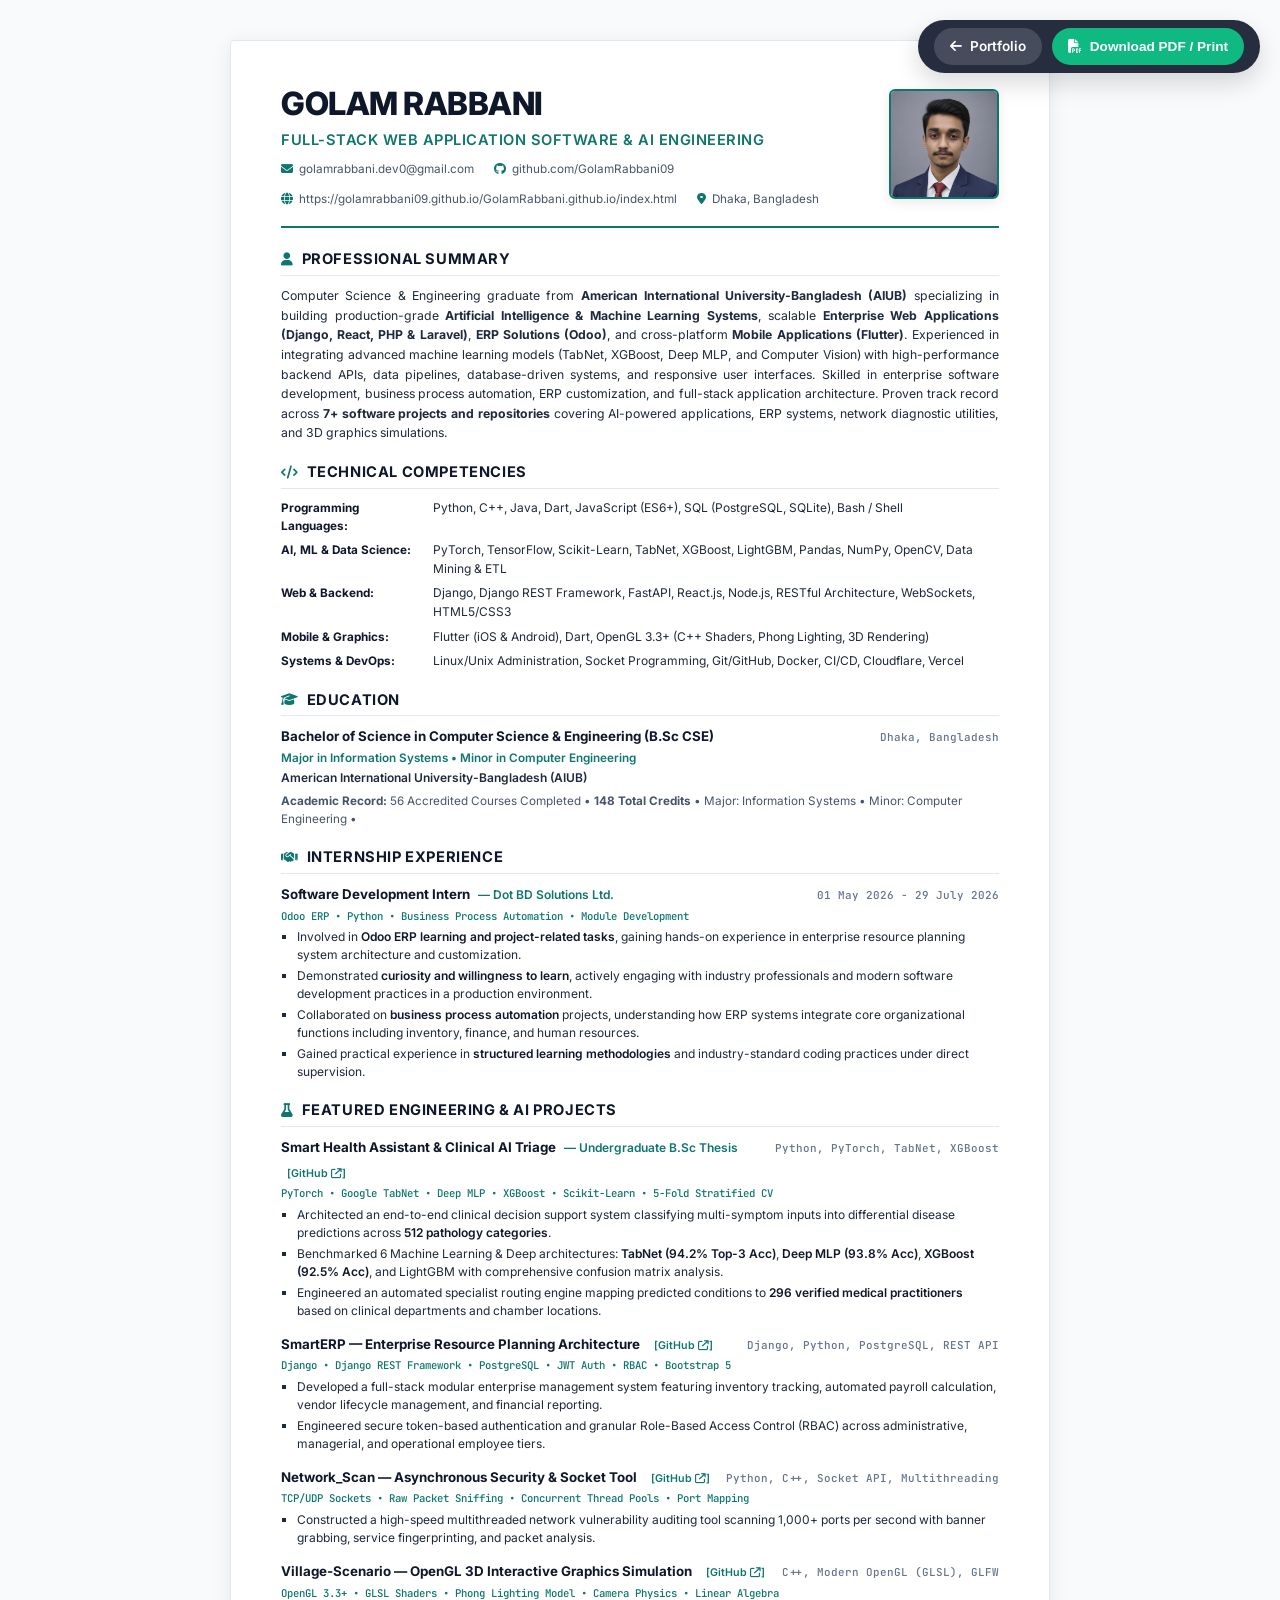
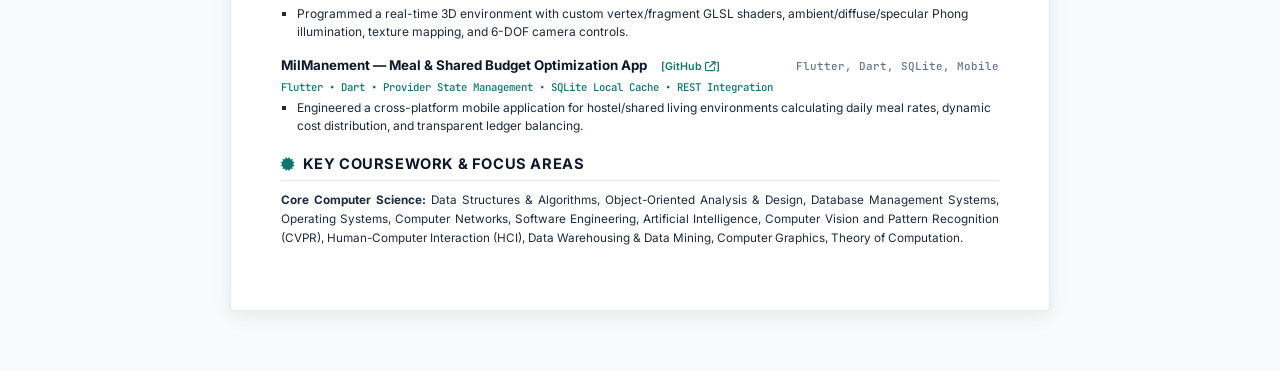
<file: cv.html>
<!doctype html>
<html lang="en">
  <head>
    <meta charset="UTF-8" />
    <meta name="viewport" content="width=device-width, initial-scale=1.0" />
    <title>Golam Rabbani — Curriculum Vitae (CV)</title>

    <!-- Google Fonts for High-End Typography -->
    <link rel="preconnect" href="https://fonts.googleapis.com" />
    <link rel="preconnect" href="https://fonts.gstatic.com" crossorigin />
    <link
      href="https://fonts.googleapis.com/css2?family=Inter:wght@300;400;500;600;700;800&family=JetBrains+Mono:wght@400;500;600&display=swap"
      rel="stylesheet"
    />

    <!-- FontAwesome -->
    <link
      rel="stylesheet"
      href="https://cdnjs.cloudflare.com/ajax/libs/font-awesome/6.5.1/css/all.min.css"
    />

    <style>
      :root {
        --primary: #0f172a;
        --accent: #0f766e;
        --accent-light: #f0fdfa;
        --text-dark: #1e293b;
        --text-muted: #475569;
        --text-light: #64748b;
        --border: #e2e8f0;
        --bg: #f8fafc;
      }

      * {
        box-sizing: border-box;
        margin: 0;
        padding: 0;
      }

      body {
        font-family:
          "Inter",
          -apple-system,
          BlinkMacSystemFont,
          sans-serif;
        background-color: var(--bg);
        color: var(--text-dark);
        line-height: 1.55;
        font-size: 9.5pt;
        -webkit-font-smoothing: antialiased;
      }

      /* Floating Action Bar (Hidden in Print) */
      .action-bar {
        position: fixed;
        top: 20px;
        right: 20px;
        z-index: 1000;
        display: flex;
        gap: 10px;
        box-shadow: 0 10px 25px rgba(0, 0, 0, 0.15);
        border-radius: 9999px;
        background: rgba(15, 23, 42, 0.9);
        backdrop-filter: blur(12px);
        padding: 8px 16px;
      }

      .action-btn {
        background: #10b981;
        color: #fff;
        border: none;
        padding: 8px 16px;
        border-radius: 9999px;
        font-size: 0.85rem;
        font-weight: 600;
        cursor: pointer;
        display: inline-flex;
        align-items: center;
        gap: 8px;
        text-decoration: none;
        transition: all 0.2s ease;
      }

      .action-btn:hover {
        background: #059669;
        transform: translateY(-1px);
      }

      .action-btn.secondary {
        background: rgba(255, 255, 255, 0.15);
        color: #fff;
      }

      .action-btn.secondary:hover {
        background: rgba(255, 255, 255, 0.25);
      }

      /* CV Container (A4 Dimensions) */
      .cv-container {
        max-width: 820px;
        margin: 40px auto 60px auto;
        background: #ffffff;
        padding: 45px 50px;
        border-radius: 4px;
        box-shadow: 0 4px 20px rgba(0, 0, 0, 0.08);
        border: 1px solid var(--border);
      }

      /* Header Section */
      .header {
        border-bottom: 2px solid var(--accent);
        padding-bottom: 18px;
        margin-bottom: 20px;
        display: flex;
        justify-content: space-between;
        align-items: center;
        gap: 24px;
      }

      .header-info {
        flex: 1;
      }

      .header-photo-container {
        flex-shrink: 0;
      }

      .header-photo {
        width: 110px;
        height: 110px;
        border-radius: 6px;
        object-fit: cover;
        object-position: center top;
        border: 2.5px solid var(--accent);
        box-shadow: 0 4px 12px rgba(0, 0, 0, 0.08);
      }

      .name-title {
        display: flex;
        justify-content: space-between;
        align-items: baseline;
        flex-wrap: wrap;
        gap: 8px;
        margin-bottom: 8px;
      }

      .name-title h1 {
        font-size: 24pt;
        font-weight: 800;
        color: var(--primary);
        letter-spacing: -0.5px;
        line-height: 1.1;
      }

      .name-title .role-tagline {
        font-size: 11pt;
        font-weight: 600;
        color: var(--accent);
        text-transform: uppercase;
        letter-spacing: 0.5px;
      }

      .contact-grid {
        display: flex;
        flex-wrap: wrap;
        gap: 12px 20px;
        font-size: 8.8pt;
        color: var(--text-muted);
        margin-top: 8px;
      }

      .contact-item {
        display: inline-flex;
        align-items: center;
        gap: 6px;
        text-decoration: none;
        color: var(--text-muted);
      }

      .contact-item i {
        color: var(--accent);
        font-size: 9pt;
      }

      .contact-item a {
        color: var(--text-muted);
        text-decoration: none;
      }

      .contact-item a:hover {
        color: var(--accent);
        text-decoration: underline;
      }

      /* Section Styling */
      .cv-section {
        margin-bottom: 18px;
      }

      .section-title {
        font-size: 11pt;
        font-weight: 700;
        color: var(--primary);
        text-transform: uppercase;
        letter-spacing: 0.6px;
        border-bottom: 1.5px solid var(--border);
        padding-bottom: 4px;
        margin-bottom: 10px;
        display: flex;
        align-items: center;
        gap: 8px;
      }

      .section-title i {
        color: var(--accent);
        font-size: 10pt;
      }

      /* Professional Summary */
      .summary-text {
        font-size: 9.2pt;
        color: var(--text-dark);
        line-height: 1.6;
        text-align: justify;
      }

      /* Skills Grid */
      .skills-table {
        display: flex;
        flex-direction: column;
        gap: 6px;
        font-size: 9pt;
      }

      .skill-row {
        display: grid;
        grid-template-columns: 140px 1fr;
        gap: 12px;
        align-items: baseline;
      }

      .skill-category {
        font-weight: 700;
        color: var(--primary);
        font-size: 8.8pt;
      }

      .skill-list {
        color: var(--text-dark);
      }

      /* Experience / Projects / Research Item */
      .item-entry {
        margin-bottom: 14px;
      }

      .item-entry:last-child {
        margin-bottom: 0;
      }

      .item-header {
        display: flex;
        justify-content: space-between;
        align-items: baseline;
        margin-bottom: 3px;
      }

      .item-title-group {
        display: flex;
        align-items: baseline;
        gap: 8px;
        flex-wrap: wrap;
      }

      .item-title {
        font-size: 10pt;
        font-weight: 700;
        color: var(--primary);
      }

      .item-subtitle {
        font-size: 9pt;
        font-weight: 600;
        color: var(--accent);
      }

      .item-date-loc {
        font-family: "JetBrains Mono", monospace;
        font-size: 8.2pt;
        color: var(--text-light);
        font-weight: 500;
        white-space: nowrap;
      }

      .item-tech-stack {
        font-family: "JetBrains Mono", monospace;
        font-size: 8pt;
        color: var(--accent);
        margin-bottom: 4px;
        font-weight: 500;
      }

      .item-bullets {
        list-style-type: square;
        padding-left: 16px;
        color: var(--text-dark);
        font-size: 9pt;
      }

      .item-bullets li {
        margin-bottom: 3px;
        line-height: 1.5;
      }

      .item-bullets li strong {
        color: var(--primary);
        font-weight: 600;
      }

      /* Links inside items */
      .item-link {
        font-size: 8pt;
        color: var(--accent);
        text-decoration: none;
        margin-left: 6px;
        font-weight: 600;
      }

      .item-link:hover {
        text-decoration: underline;
      }

      /* Education Block */
      .edu-card {
        display: flex;
        justify-content: space-between;
        align-items: baseline;
        margin-bottom: 4px;
      }

      .edu-degree {
        font-size: 10pt;
        font-weight: 700;
        color: var(--primary);
      }

      .edu-school {
        font-size: 9pt;
        font-weight: 600;
        color: var(--text-dark);
      }

      .edu-details {
        font-size: 8.8pt;
        color: var(--text-muted);
        margin-top: 2px;
      }

      /* PRINT STYLES (A4 Perfect PDF Export) */
      @media print {
        body {
          background: #ffffff;
          font-size: 9pt;
        }

        .action-bar {
          display: none !important;
        }

        .cv-container {
          max-width: 100%;
          margin: 0;
          padding: 0;
          border: none;
          box-shadow: none;
        }

        .header {
          padding-bottom: 12px;
          margin-bottom: 14px;
        }

        .cv-section {
          margin-bottom: 14px;
          page-break-inside: avoid;
        }

        .item-entry {
          page-break-inside: avoid;
          margin-bottom: 10px;
        }

        a {
          text-decoration: none;
          color: inherit;
        }

        @page {
          size: A4;
          margin: 12mm 15mm;
        }
      }
    </style>
  </head>
  <body>
    <!-- FLOATING ACTION CONTROLS -->
    <div class="action-bar">
      <a href="index.html" class="action-btn secondary">
        <i class="fa-solid fa-arrow-left"></i> Portfolio
      </a>
      <button onclick="window.print()" class="action-btn">
        <i class="fa-solid fa-file-pdf"></i> Download PDF / Print
      </button>
    </div>

    <!-- MAIN CV CONTAINER -->
    <main class="cv-container">
      <!-- HEADER -->
      <header class="header">
        <div class="header-info">
          <div class="name-title">
            <h1>GOLAM RABBANI</h1>
            <div class="role-tagline">
              Full-Stack Web Application Software & AI Engineering
            </div>
          </div>
          <div class="contact-grid">
            <div class="contact-item">
              <i class="fa-solid fa-envelope"></i>
              <a href="mailto:golamrabbani.dev0@gmail.com"
                >golamrabbani.dev0@gmail.com</a
              >
            </div>
            <div class="contact-item">
              <i class="fa-brands fa-github"></i>
              <a href="https://github.com/GolamRabbani09" target="_blank"
                >github.com/GolamRabbani09</a
              >
            </div>
            <div class="contact-item">
              <i class="fa-solid fa-globe"></i>
              <a
                href="https://golamrabbani09.github.io/GolamRabbani.github.io/index.html"
                target="_blank"
                >https://golamrabbani09.github.io/GolamRabbani.github.io/index.html</a
              >
            </div>
            <div class="contact-item">
              <i class="fa-solid fa-location-dot"></i>
              <span>Dhaka, Bangladesh </span>
            </div>
          </div>
        </div>
        <div class="header-photo-container">
          <img class="header-photo" src="assets/profile.jpg" alt="Golam Rabbani">
        </div>
      </header>

      <!-- PROFESSIONAL SUMMARY -->
      <section class="cv-section">
        <h2 class="section-title">
          <i class="fa-solid fa-user"></i> Professional Summary
        </h2>
<p class="summary-text">
  Computer Science & Engineering graduate from
  <strong>American International University-Bangladesh (AIUB)</strong>
  specializing in building production-grade
  <strong>Artificial Intelligence & Machine Learning Systems</strong>,
  scalable
  <strong>Enterprise Web Applications (Django, React, PHP & Laravel)</strong>,
  <strong>ERP Solutions (Odoo)</strong>, and cross-platform
  <strong>Mobile Applications (Flutter)</strong>.
  Experienced in integrating advanced machine learning models
  (TabNet, XGBoost, Deep MLP, and Computer Vision) with high-performance
  backend APIs, data pipelines, database-driven systems, and responsive user
  interfaces. Skilled in enterprise software development, business process
  automation, ERP customization, and full-stack application architecture.
  Proven track record across <strong>7+ software projects and repositories</strong>
  covering AI-powered applications, ERP systems, network diagnostic utilities,
  and 3D graphics simulations.
</p>
      </section>

      <!-- TECHNICAL SKILLS -->
      <section class="cv-section">
        <h2 class="section-title">
          <i class="fa-solid fa-code"></i> Technical Competencies
        </h2>
        <div class="skills-table">
          <div class="skill-row">
            <span class="skill-category">Programming Languages:</span>
            <span class="skill-list"
              >Python, C++, Java, Dart, JavaScript (ES6+), SQL (PostgreSQL,
              SQLite), Bash / Shell</span
            >
          </div>
          <div class="skill-row">
            <span class="skill-category">AI, ML & Data Science:</span>
            <span class="skill-list"
              >PyTorch, TensorFlow, Scikit-Learn, TabNet, XGBoost, LightGBM,
              Pandas, NumPy, OpenCV, Data Mining & ETL</span
            >
          </div>
          <div class="skill-row">
            <span class="skill-category">Web & Backend:</span>
            <span class="skill-list"
              >Django, Django REST Framework, FastAPI, React.js, Node.js,
              RESTful Architecture, WebSockets, HTML5/CSS3</span
            >
          </div>
          <div class="skill-row">
            <span class="skill-category">Mobile & Graphics:</span>
            <span class="skill-list"
              >Flutter (iOS & Android), Dart, OpenGL 3.3+ (C++ Shaders, Phong
              Lighting, 3D Rendering)</span
            >
          </div>
          <div class="skill-row">
            <span class="skill-category">Systems & DevOps:</span>
            <span class="skill-list"
              >Linux/Unix Administration, Socket Programming, Git/GitHub,
              Docker, CI/CD, Cloudflare, Vercel</span
            >
          </div>
        </div>
      </section>

      <!-- EDUCATION -->
      <section class="cv-section">
        <h2 class="section-title">
          <i class="fa-solid fa-graduation-cap"></i> Education
        </h2>
        <div class="item-entry">
          <div class="edu-card">
            <div>
              <span class="edu-degree"
                >Bachelor of Science in Computer Science & Engineering (B.Sc CSE)</span
              >
              <div class="edu-specialization" style="color: var(--accent); font-weight: 600; font-size: 8.8pt; margin-top: 2px;">
                Major in Information Systems • Minor in Computer Engineering
              </div>
              <div class="edu-school" style="margin-top: 2px;">
                American International University-Bangladesh (AIUB)
              </div>
            </div>
            <span class="item-date-loc">Dhaka, Bangladesh</span>
          </div>
          <div class="edu-details" style="margin-top: 4px;">
            <strong>Academic Record:</strong> 56 Accredited Courses Completed •
            <strong>148 Total Credits</strong> • Major: Information Systems • Minor: Computer Engineering •
            
          </div>
        </div>
      </section>

<!-- INTERNSHIP EXPERIENCE -->
<section class="cv-section">
  <h2 class="section-title">
    <i class="fa-solid fa-handshake"></i> Internship Experience
  </h2>

  <div class="item-entry">
    <div class="item-header">
      <div class="item-title-group">
        <span class="item-title">Software Development Intern</span>
        <span class="item-subtitle">— Dot BD Solutions Ltd.</span>
      </div>
      <span class="item-date-loc">01 May 2026 - 29 July 2026</span>
    </div>
    <div class="item-tech-stack">
      Odoo ERP • Python • Business Process Automation • Module Development
    </div>
    <ul class="item-bullets">
      <li>
        Involved in <strong>Odoo ERP learning and project-related tasks</strong>,
        gaining hands-on experience in enterprise resource planning system architecture
        and customization.
      </li>
      <li>
        Demonstrated <strong>curiosity and willingness to learn</strong>,
        actively engaging with industry professionals and modern software development
        practices in a production environment.
      </li>
      <li>
        Collaborated on <strong>business process automation</strong> projects,
        understanding how ERP systems integrate core organizational functions including
        inventory, finance, and human resources.
      </li>
      <li>
        Gained practical experience in <strong>structured learning methodologies</strong>
        and industry-standard coding practices under direct supervision.
      </li>
    </ul>
  </div>
</section>

      
      <!-- FEATURED PROJECTS & RESEARCH -->
      <section class="cv-section">
        <h2 class="section-title">
          <i class="fa-solid fa-flask"></i> Featured Engineering & AI Projects
        </h2>

        <!-- Project 1: Smart Health Assistant -->
        <div class="item-entry">
          <div class="item-header">
            <div class="item-title-group">
              <span class="item-title"
                >Smart Health Assistant & Clinical AI Triage</span
              >
              <span class="item-subtitle">— Undergraduate B.Sc Thesis</span>
              <a
                href="https://github.com/GolamRabbani09/Theses"
                target="_blank"
                class="item-link"
                >[GitHub
                <i class="fa-solid fa-arrow-up-right-from-square"></i>]</a
              >
            </div>
            <span class="item-date-loc">Python, PyTorch, TabNet, XGBoost</span>
          </div>
          <div class="item-tech-stack">
            PyTorch • Google TabNet • Deep MLP • XGBoost • Scikit-Learn • 5-Fold
            Stratified CV
          </div>
          <ul class="item-bullets">
            <li>
              Architected an end-to-end clinical decision support system
              classifying multi-symptom inputs into differential disease
              predictions across <strong>512 pathology categories</strong>.
            </li>
            <li>
              Benchmarked 6 Machine Learning & Deep architectures:
              <strong>TabNet (94.2% Top-3 Acc)</strong>,
              <strong>Deep MLP (93.8% Acc)</strong>,
              <strong>XGBoost (92.5% Acc)</strong>, and LightGBM with
              comprehensive confusion matrix analysis.
            </li>
            <li>
              Engineered an automated specialist routing engine mapping
              predicted conditions to
              <strong>296 verified medical practitioners</strong> based on
              clinical departments and chamber locations.
            </li>
          </ul>
        </div>

        <!-- Project 2: Enterprise Data Warehousing 
        <div class="item-entry">
          <div class="item-header">
            <div class="item-title-group">
              <span class="item-title"
                >Enterprise Data Warehouse & Mining Engine</span
              >
              <a
                href="https://github.com/GolamRabbani09/DATA-WAREHOUSING-AND-DATA-MINING-"
                target="_blank"
                class="item-link"
                >[GitHub
                <i class="fa-solid fa-arrow-up-right-from-square"></i>]</a
              >
            </div>
            <span class="item-date-loc">Python, SQL, Scikit-Learn, OLAP</span>
          </div>
          <div class="item-tech-stack">
            PostgreSQL • Star/Snowflake Schema • Apriori / FP-Growth • K-Means •
            Decision Trees
          </div>
          <ul class="item-bullets">
            <li>
              Designed multidimensional dimensional schemas (Fact & Dimension
              tables) and automated ETL pipelines for high-volume enterprise
              sales and transaction datasets.
            </li>
            <li>
              Implemented association rule mining algorithms (Apriori,
              FP-Growth) and clustering models (K-Means, Hierarchical) to
              extract actionable behavioral patterns and market baskets.
            </li>
          </ul>
        </div>
-->
        <!-- Project 3: SmartERP -->
        <div class="item-entry">
          <div class="item-header">
            <div class="item-title-group">
              <span class="item-title"
                >SmartERP — Enterprise Resource Planning Architecture</span
              >
              <a
                href="https://github.com/GolamRabbani09/SmartERP"
                target="_blank"
                class="item-link"
                >[GitHub
                <i class="fa-solid fa-arrow-up-right-from-square"></i>]</a
              >
            </div>
            <span class="item-date-loc"
              >Django, Python, PostgreSQL, REST API</span
            >
          </div>
          <div class="item-tech-stack">
            Django • Django REST Framework • PostgreSQL • JWT Auth • RBAC •
            Bootstrap 5
          </div>
          <ul class="item-bullets">
            <li>
              Developed a full-stack modular enterprise management system
              featuring inventory tracking, automated payroll calculation,
              vendor lifecycle management, and financial reporting.
            </li>
            <li>
              Engineered secure token-based authentication and granular
              Role-Based Access Control (RBAC) across administrative,
              managerial, and operational employee tiers.
            </li>
          </ul>
        </div>

        <!-- Project 4: Low-Level Network Scanner -->
        <div class="item-entry">
          <div class="item-header">
            <div class="item-title-group">
              <span class="item-title"
                >Network_Scan — Asynchronous Security & Socket Tool</span
              >
              <a
                href="https://github.com/GolamRabbani09/Network_Scan"
                target="_blank"
                class="item-link"
                >[GitHub
                <i class="fa-solid fa-arrow-up-right-from-square"></i>]</a
              >
            </div>
            <span class="item-date-loc"
              >Python, C++, Socket API, Multithreading</span
            >
          </div>
          <div class="item-tech-stack">
            TCP/UDP Sockets • Raw Packet Sniffing • Concurrent Thread Pools •
            Port Mapping
          </div>
          <ul class="item-bullets">
            <li>
              Constructed a high-speed multithreaded network vulnerability
              auditing tool scanning 1,000+ ports per second with banner
              grabbing, service fingerprinting, and packet analysis.
            </li>
          </ul>
        </div>

        <!-- Project 5: 3D Graphics Simulation -->
        <div class="item-entry">
          <div class="item-header">
            <div class="item-title-group">
              <span class="item-title"
                >Village-Scenario — OpenGL 3D Interactive Graphics
                Simulation</span
              >
              <a
                href="https://github.com/GolamRabbani09/Village-Scenario"
                target="_blank"
                class="item-link"
                >[GitHub
                <i class="fa-solid fa-arrow-up-right-from-square"></i>]</a
              >
            </div>
            <span class="item-date-loc">C++, Modern OpenGL (GLSL), GLFW</span>
          </div>
          <div class="item-tech-stack">
            OpenGL 3.3+ • GLSL Shaders • Phong Lighting Model • Camera Physics •
            Linear Algebra
          </div>
          <ul class="item-bullets">
            <li>
              Programmed a real-time 3D environment with custom vertex/fragment
              GLSL shaders, ambient/diffuse/specular Phong illumination, texture
              mapping, and 6-DOF camera controls.
            </li>
          </ul>
        </div>

        <!-- Project 6: MilManement Mobile App -->
        <div class="item-entry">
          <div class="item-header">
            <div class="item-title-group">
              <span class="item-title"
                >MilManement — Meal & Shared Budget Optimization App</span
              >
              <a
                href="https://github.com/GolamRabbani09/MilManement"
                target="_blank"
                class="item-link"
                >[GitHub
                <i class="fa-solid fa-arrow-up-right-from-square"></i>]</a
              >
            </div>
            <span class="item-date-loc">Flutter, Dart, SQLite, Mobile</span>
          </div>
          <div class="item-tech-stack">
            Flutter • Dart • Provider State Management • SQLite Local Cache •
            REST Integration
          </div>
          <ul class="item-bullets">
            <li>
              Engineered a cross-platform mobile application for hostel/shared
              living environments calculating daily meal rates, dynamic cost
              distribution, and transparent ledger balancing.
            </li>
          </ul>
        </div>
      </section>

      <!-- ACADEMIC FOCUS & INTERESTS -->
      <section class="cv-section">
        <h2 class="section-title">
          <i class="fa-solid fa-certificate"></i> Key Coursework & Focus Areas
        </h2>
        <p class="summary-text" style="font-size: 8.8pt">
          <strong>Core Computer Science:</strong> Data Structures & Algorithms,
          Object-Oriented Analysis & Design, Database Management Systems,
          Operating Systems, Computer Networks, Software Engineering, Artificial
          Intelligence, Computer Vision and Pattern Recognition (CVPR), Human-Computer Interaction (HCI), Data Warehousing & Data Mining,
          Computer Graphics, Theory of Computation.
        </p>
      </section>
    </main>
  </body>
</html>
</file>
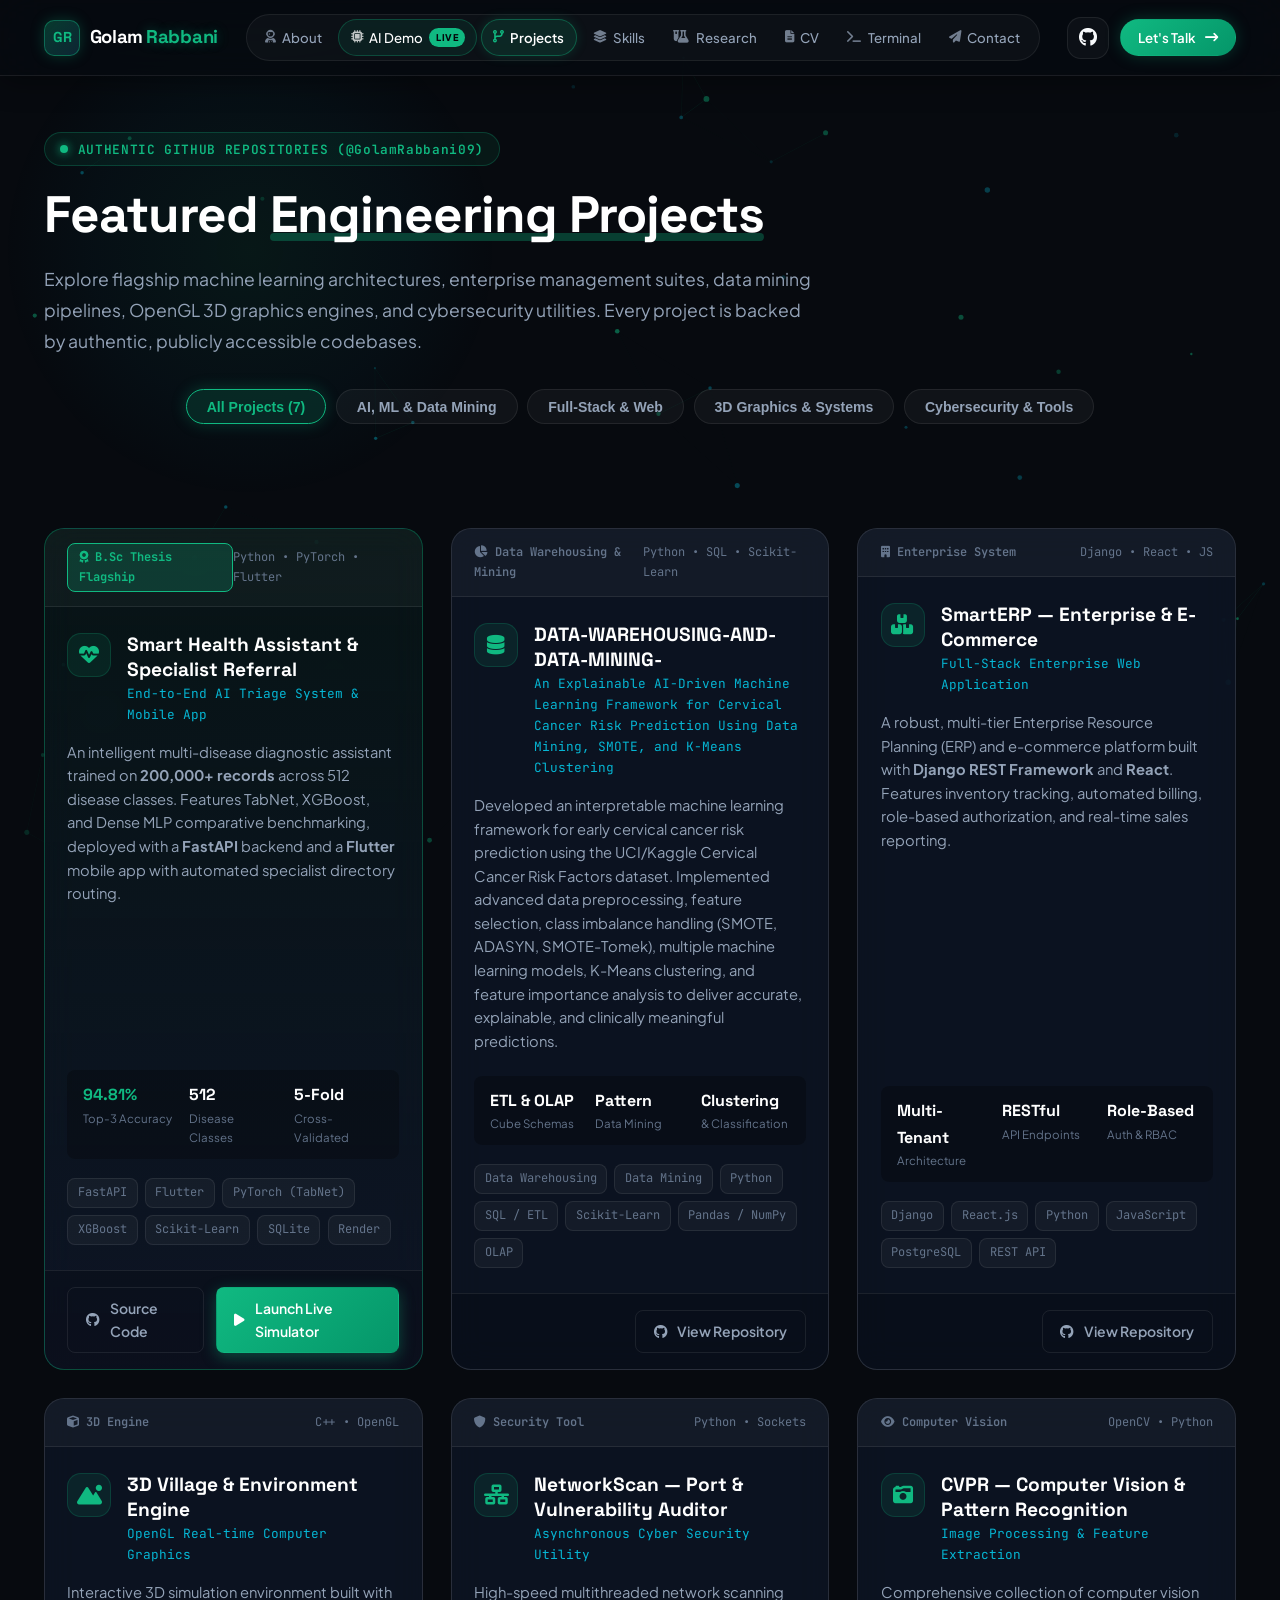
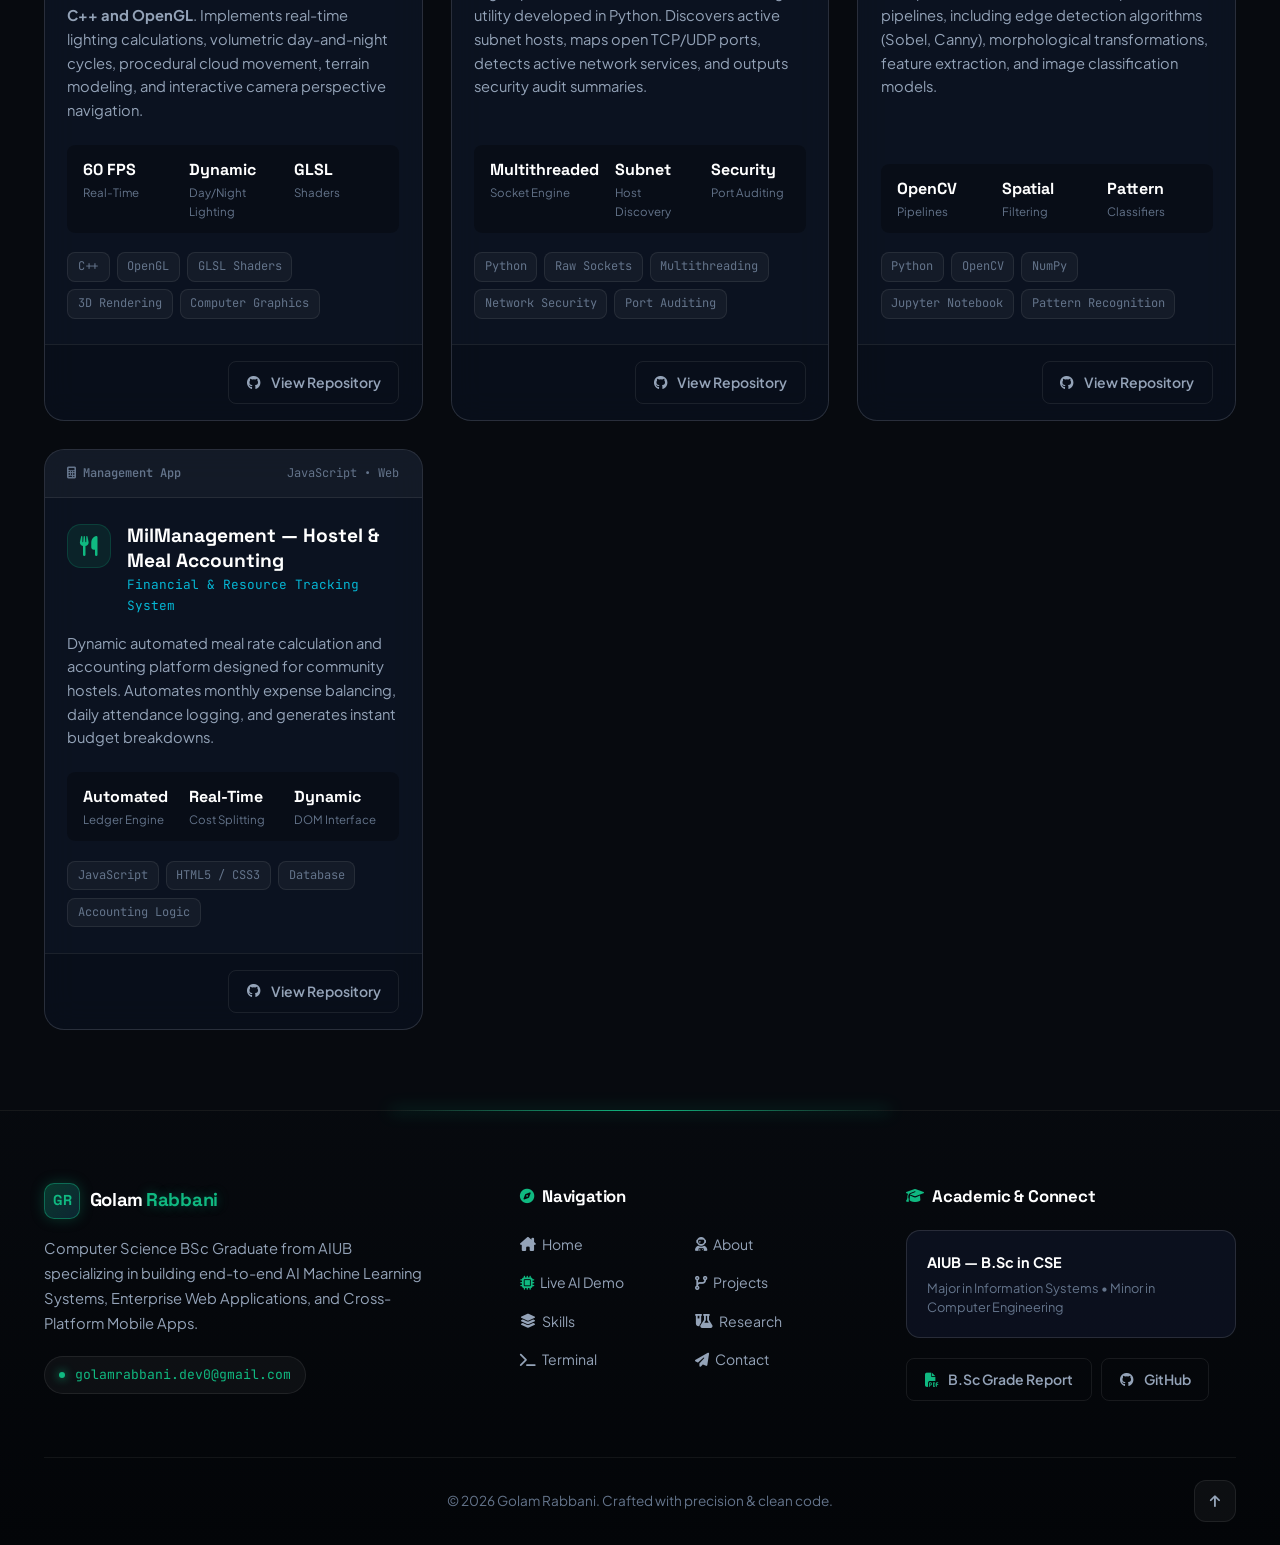
<file: projects.html>
<!DOCTYPE html>
<html lang="en">
<head>
  <meta charset="UTF-8">
  <meta name="viewport" content="width=device-width, initial-scale=1.0">
  <title>Featured Projects — Golam Rabbani (@GolamRabbani09) | GitHub Repositories</title>
  <meta name="description" content="Explore verified engineering repositories, AI triage systems, full-stack ERPs, 3D graphics engines, and security scanners built by Golam Rabbani.">
  <meta name="keywords" content="Golam Rabbani Projects, Smart Health Assistant, TabNet, Django, React, Flutter, Computer Vision, GolamRabbani09">
  <meta name="author" content="Golam Rabbani">
  <meta name="robots" content="index, follow">
  <link rel="canonical" href="https://golamrabbani09.github.io/projects.html">

  <meta property="og:type" content="website">
  <meta property="og:title" content="Featured Projects — Golam Rabbani (@GolamRabbani09)">
  <meta property="og:description" content="7 verified engineering projects spanning AI/ML, Django Enterprise, Flutter, OpenGL 3D, and Cyber Utilities.">
  <meta property="og:url" content="https://golamrabbani09.github.io/projects.html">
  <meta property="og:image" content="assets/profile.jpg">
  
  <!-- Google Fonts -->
  <link rel="preconnect" href="https://fonts.googleapis.com">
  <link rel="preconnect" href="https://fonts.gstatic.com" crossorigin>
  <link href="https://fonts.googleapis.com/css2?family=JetBrains+Mono:wght@400;500;600;700&family=Plus+Jakarta+Sans:wght@300;400;500;600;700;800&family=Space+Grotesk:wght@500;600;700;800&display=swap" rel="stylesheet">
  
  <!-- FontAwesome Icons -->
  <link rel="stylesheet" href="https://cdnjs.cloudflare.com/ajax/libs/font-awesome/6.5.1/css/all.min.css" integrity="sha512-DTOQO9RWCH3ppGqcWaEA1BIZOC6xxalwEsw9c2QQeAIftl+Vegovlnee1c9QX4TctnWMn13TZye+giMm8e2LwA==" crossorigin="anonymous" referrerpolicy="no-referrer" />

  <!-- Core Stylesheet -->
  <link rel="stylesheet" href="style.css">
</head>
<body>

  <!-- Ambient Particle Canvas & Cursor Glow -->
  <canvas id="particle-canvas"></canvas>
  <div class="cursor-glow" id="cursor-glow"></div>

  <!-- Toast Notification System -->
  <div id="toast-container" class="toast-container"></div>

  <!-- Universal Navigation Bar -->
  <header class="navbar-wrapper" id="navbar">
    <nav class="navbar-container">
      <a href="index.html" class="nav-brand" title="Golam Rabbani — Home">
        <div class="brand-monogram">GR</div>
        <span class="brand-name">Golam<span class="brand-accent">Rabbani</span></span>
      </a>

      <div class="nav-menu" id="nav-menu">
        <ul class="nav-links">
          <li><a href="about.html" class="nav-link"><i class="fa-solid fa-user-astronaut"></i> <span>About</span></a></li>
          <li><a href="simulator.html" class="nav-link nav-link-special"><i class="fa-solid fa-microchip"></i> <span>AI Demo</span> <span class="nav-pill-badge">Live</span></a></li>
          <li><a href="projects.html" class="nav-link active"><i class="fa-solid fa-code-branch"></i> <span>Projects</span></a></li>
          <li><a href="skills.html" class="nav-link"><i class="fa-solid fa-layer-group"></i> <span>Skills</span></a></li>
          <li><a href="research.html" class="nav-link"><i class="fa-solid fa-flask-vial"></i> <span>Research</span></a></li>
          <li><a href="cv.html" class="nav-link"><i class="fa-solid fa-file-lines"></i> <span>CV</span></a></li>
         <!-- <li><a href="assets/docs/GradeReportByCurriculum22-46560-1.pdf" target="_blank" rel="noopener noreferrer" class="nav-link nav-link-grade" title="Official AIUB Grade Report (PDF)"><i class="fa-solid fa-graduation-cap"></i> <span>B.Sc Grade</span> <span class="nav-tag-badge">PDF</span></a></li>-->
          <li><a href="terminal.html" class="nav-link"><i class="fa-solid fa-terminal"></i> <span>Terminal</span></a></li>
          <li><a href="contact.html" class="nav-link"><i class="fa-solid fa-paper-plane"></i> <span>Contact</span></a></li>
        </ul>
      </div>

      <div class="nav-actions">
        <a href="https://github.com/GolamRabbani09" target="_blank" rel="noopener noreferrer" class="btn btn-icon" title="GitHub Profile">
          <i class="fa-brands fa-github"></i>
        </a>
        <a href="contact.html" class="btn btn-primary btn-sm nav-cta-btn">
          <span>Let's Talk</span>
          <i class="fa-solid fa-arrow-right-long"></i>
        </a>
        <button class="nav-toggle" id="nav-toggle" aria-label="Toggle navigation">
          <span class="bar"></span>
          <span class="bar"></span>
          <span class="bar"></span>
        </button>
      </div>
    </nav>
  </header>

  <main>
    
    <!-- PAGE HERO SECTION -->
    <section class="page-hero">
      <div class="container">
        <div class="page-hero-content" data-reveal>
          <div class="page-hero-badge">
            <span class="status-pulse"></span>
            <span>AUTHENTIC GITHUB REPOSITORIES (@GolamRabbani09)</span>
          </div>
          <h1 class="page-hero-title">
            Featured <span class="highlight-name">Engineering Projects</span>
          </h1>
          <p class="page-hero-desc">
            Explore flagship machine learning architectures, enterprise management suites, data mining pipelines, OpenGL 3D graphics engines, and cybersecurity utilities. Every project is backed by authentic, publicly accessible codebases.
          </p>
        </div>

        <!-- Project Filter Tabs -->
        <div class="project-filters" data-reveal style="margin-top: 2rem;">
          <button class="filter-btn active" data-filter="all">All Projects (7)</button>
          <button class="filter-btn" data-filter="ai-ml">AI, ML & Data Mining</button>
          <button class="filter-btn" data-filter="full-stack">Full-Stack & Web</button>
          <button class="filter-btn" data-filter="graphics-systems">3D Graphics & Systems</button>
          <button class="filter-btn" data-filter="cyber-tools">Cybersecurity & Tools</button>
        </div>
      </div>
    </section>

    <!-- PROJECTS GRID SECTION -->
    <section class="section-padding" style="padding-top: 1rem; padding-bottom: 5rem;">
      <div class="container">
        <div class="projects-grid" id="projects-grid">
          
          <!-- PROJECT 1: Smart Health Assistant (B.Sc Thesis Flagship) -->
          <div class="project-card featured" data-category="ai-ml full-stack" data-reveal>
            <div class="project-card-banner">
              <span class="badge-flagship"><i class="fa-solid fa-award"></i> B.Sc Thesis Flagship</span>
              <span class="badge-lang">Python • PyTorch • Flutter</span>
            </div>
            <div class="project-card-body">
              <div class="project-icon-title">
                <div class="project-icon"><i class="fa-solid fa-heart-pulse"></i></div>
                <div>
                  <h3 class="project-title">Smart Health Assistant & Specialist Referral</h3>
                  <span class="project-role">End-to-End AI Triage System & Mobile App</span>
                </div>
              </div>
              <p class="project-desc">
                An intelligent multi-disease diagnostic assistant trained on <strong>200,000+ records</strong> across 512 disease classes. Features TabNet, XGBoost, and Dense MLP comparative benchmarking, deployed with a <strong>FastAPI</strong> backend and a <strong>Flutter</strong> mobile app with automated specialist directory routing.
              </p>
              
              <div class="project-metrics">
                <div class="metric"><strong class="highlight-green">94.81%</strong><span>Top-3 Accuracy</span></div>
                <div class="metric"><strong>512</strong><span>Disease Classes</span></div>
                <div class="metric"><strong>5-Fold</strong><span>Cross-Validated</span></div>
              </div>

              <div class="tech-stack-tags">
                <span>FastAPI</span>
                <span>Flutter</span>
                <span>PyTorch (TabNet)</span>
                <span>XGBoost</span>
                <span>Scikit-Learn</span>
                <span>SQLite</span>
                <span>Render</span>
              </div>
            </div>
            <div class="project-card-footer">
              <a href="https://github.com/GolamRabbani09/Theses" target="_blank" rel="noopener noreferrer" class="btn btn-sm btn-outline">
                <i class="fa-brands fa-github"></i> Source Code
              </a>
              <a href="simulator.html" class="btn btn-sm btn-primary">
                <i class="fa-solid fa-play"></i> Launch Live Simulator
              </a>
            </div>
          </div>

          <!-- PROJECT 2: DATA-WAREHOUSING-AND-DATA-MINING- -->
          <div class="project-card" data-category="ai-ml" data-reveal>
            <div class="project-card-banner">
              <span class="badge-status"><i class="fa-solid fa-chart-pie"></i> Data Warehousing & Mining</span>
              <span class="badge-lang">Python • SQL • Scikit-Learn</span>
            </div>
            <div class="project-card-body">
              <div class="project-icon-title">
                <div class="project-icon"><i class="fa-solid fa-database"></i></div>
                <div>
                  <h3 class="project-title">DATA-WAREHOUSING-AND-DATA-MINING-</h3>
                  <span class="project-role">An Explainable AI-Driven Machine Learning Framework for Cervical Cancer Risk Prediction Using Data Mining, SMOTE, and K-Means Clustering</span>
                </div>
              </div>
              <p class="project-desc">
                Developed an interpretable machine learning framework for early cervical cancer risk prediction using the UCI/Kaggle Cervical Cancer Risk Factors dataset. Implemented advanced data preprocessing, feature selection, class imbalance handling (SMOTE, ADASYN, SMOTE-Tomek), multiple machine learning models, K-Means clustering, and feature importance analysis to deliver accurate, explainable, and clinically meaningful predictions.
              </p>
              
              <div class="project-metrics">
                <div class="metric"><strong>ETL & OLAP</strong><span>Cube Schemas</span></div>
                <div class="metric"><strong>Pattern</strong><span>Data Mining</span></div>
                <div class="metric"><strong>Clustering</strong><span>& Classification</span></div>
              </div>

              <div class="tech-stack-tags">
                <span>Data Warehousing</span>
                <span>Data Mining</span>
                <span>Python</span>
                <span>SQL / ETL</span>
                <span>Scikit-Learn</span>
                <span>Pandas / NumPy</span>
                <span>OLAP</span>
              </div>
            </div>
            <div class="project-card-footer">
              <a href="https://github.com/GolamRabbani09/DATA-WAREHOUSING-AND-DATA-MINING-" target="_blank" rel="noopener noreferrer" class="btn btn-sm btn-outline">
                <i class="fa-brands fa-github"></i> View Repository
              </a>
            </div>
          </div>

          <!-- PROJECT 3: SmartERP -->
          <div class="project-card" data-category="full-stack" data-reveal>
            <div class="project-card-banner">
              <span class="badge-status"><i class="fa-solid fa-building"></i> Enterprise System</span>
              <span class="badge-lang">Django • React • JS</span>
            </div>
            <div class="project-card-body">
              <div class="project-icon-title">
                <div class="project-icon"><i class="fa-solid fa-boxes-stacked"></i></div>
                <div>
                  <h3 class="project-title">SmartERP — Enterprise & E-Commerce</h3>
                  <span class="project-role">Full-Stack Enterprise Web Application</span>
                </div>
              </div>
              <p class="project-desc">
                A robust, multi-tier Enterprise Resource Planning (ERP) and e-commerce platform built with <strong>Django REST Framework</strong> and <strong>React</strong>. Features inventory tracking, automated billing, role-based authorization, and real-time sales reporting.
              </p>
              
              <div class="project-metrics">
                <div class="metric"><strong>Multi-Tenant</strong><span>Architecture</span></div>
                <div class="metric"><strong>RESTful</strong><span>API Endpoints</span></div>
                <div class="metric"><strong>Role-Based</strong><span>Auth & RBAC</span></div>
              </div>

              <div class="tech-stack-tags">
                <span>Django</span>
                <span>React.js</span>
                <span>Python</span>
                <span>JavaScript</span>
                <span>PostgreSQL</span>
                <span>REST API</span>
              </div>
            </div>
            <div class="project-card-footer">
              <a href="https://github.com/GolamRabbani09/SmartERP" target="_blank" rel="noopener noreferrer" class="btn btn-sm btn-outline">
                <i class="fa-brands fa-github"></i> View Repository
              </a>
            </div>
          </div>

          <!-- PROJECT 4: 3D Village Scenario -->
          <div class="project-card" data-category="graphics-systems" data-reveal>
            <div class="project-card-banner">
              <span class="badge-status"><i class="fa-solid fa-cube"></i> 3D Engine</span>
              <span class="badge-lang">C++ • OpenGL</span>
            </div>
            <div class="project-card-body">
              <div class="project-icon-title">
                <div class="project-icon"><i class="fa-solid fa-mountain-sun"></i></div>
                <div>
                  <h3 class="project-title">3D Village & Environment Engine</h3>
                  <span class="project-role">OpenGL Real-time Computer Graphics</span>
                </div>
              </div>
              <p class="project-desc">
                Interactive 3D simulation environment built with <strong>C++ and OpenGL</strong>. Implements real-time lighting calculations, volumetric day-and-night cycles, procedural cloud movement, terrain modeling, and interactive camera perspective navigation.
              </p>
              
              <div class="project-metrics">
                <div class="metric"><strong>60 FPS</strong><span>Real-Time</span></div>
                <div class="metric"><strong>Dynamic</strong><span>Day/Night Lighting</span></div>
                <div class="metric"><strong>GLSL</strong><span>Shaders</span></div>
              </div>

              <div class="tech-stack-tags">
                <span>C++</span>
                <span>OpenGL</span>
                <span>GLSL Shaders</span>
                <span>3D Rendering</span>
                <span>Computer Graphics</span>
              </div>
            </div>
            <div class="project-card-footer">
              <a href="https://github.com/GolamRabbani09/Village-Scenario" target="_blank" rel="noopener noreferrer" class="btn btn-sm btn-outline">
                <i class="fa-brands fa-github"></i> View Repository
              </a>
            </div>
          </div>

          <!-- PROJECT 5: Network_Scan -->
          <div class="project-card" data-category="cyber-tools" data-reveal>
            <div class="project-card-banner">
              <span class="badge-status"><i class="fa-solid fa-shield"></i> Security Tool</span>
              <span class="badge-lang">Python • Sockets</span>
            </div>
            <div class="project-card-body">
              <div class="project-icon-title">
                <div class="project-icon"><i class="fa-solid fa-network-wired"></i></div>
                <div>
                  <h3 class="project-title">NetworkScan — Port & Vulnerability Auditor</h3>
                  <span class="project-role">Asynchronous Cyber Security Utility</span>
                </div>
              </div>
              <p class="project-desc">
                High-speed multithreaded network scanning utility developed in Python. Discovers active subnet hosts, maps open TCP/UDP ports, detects active network services, and outputs security audit summaries.
              </p>
              
              <div class="project-metrics">
                <div class="metric"><strong>Multithreaded</strong><span>Socket Engine</span></div>
                <div class="metric"><strong>Subnet</strong><span>Host Discovery</span></div>
                <div class="metric"><strong>Security</strong><span>Port Auditing</span></div>
              </div>

              <div class="tech-stack-tags">
                <span>Python</span>
                <span>Raw Sockets</span>
                <span>Multithreading</span>
                <span>Network Security</span>
                <span>Port Auditing</span>
              </div>
            </div>
            <div class="project-card-footer">
              <a href="https://github.com/GolamRabbani09/Network_Scan" target="_blank" rel="noopener noreferrer" class="btn btn-sm btn-outline">
                <i class="fa-brands fa-github"></i> View Repository
              </a>
            </div>
          </div>

          <!-- PROJECT 6: CVPR Computer Vision Suite -->
          <div class="project-card" data-category="ai-ml" data-reveal>
            <div class="project-card-banner">
              <span class="badge-status"><i class="fa-solid fa-eye"></i> Computer Vision</span>
              <span class="badge-lang">OpenCV • Python</span>
            </div>
            <div class="project-card-body">
              <div class="project-icon-title">
                <div class="project-icon"><i class="fa-solid fa-camera-retro"></i></div>
                <div>
                  <h3 class="project-title">CVPR — Computer Vision & Pattern Recognition</h3>
                  <span class="project-role">Image Processing & Feature Extraction</span>
                </div>
              </div>
              <p class="project-desc">
                Comprehensive collection of computer vision pipelines, including edge detection algorithms (Sobel, Canny), morphological transformations, feature extraction, and image classification models.
              </p>
              
              <div class="project-metrics">
                <div class="metric"><strong>OpenCV</strong><span>Pipelines</span></div>
                <div class="metric"><strong>Spatial</strong><span>Filtering</span></div>
                <div class="metric"><strong>Pattern</strong><span>Classifiers</span></div>
              </div>

              <div class="tech-stack-tags">
                <span>Python</span>
                <span>OpenCV</span>
                <span>NumPy</span>
                <span>Jupyter Notebook</span>
                <span>Pattern Recognition</span>
              </div>
            </div>
            <div class="project-card-footer">
              <a href="https://github.com/GolamRabbani09/CVPR" target="_blank" rel="noopener noreferrer" class="btn btn-sm btn-outline">
                <i class="fa-brands fa-github"></i> View Repository
              </a>
            </div>
          </div>

          <!-- PROJECT 7: Meal Management Automation -->
          <div class="project-card" data-category="full-stack cyber-tools" data-reveal>
            <div class="project-card-banner">
              <span class="badge-status"><i class="fa-solid fa-calculator"></i> Management App</span>
              <span class="badge-lang">JavaScript • Web</span>
            </div>
            <div class="project-card-body">
              <div class="project-icon-title">
                <div class="project-icon"><i class="fa-solid fa-utensils"></i></div>
                <div>
                  <h3 class="project-title">MilManagement — Hostel & Meal Accounting</h3>
                  <span class="project-role">Financial & Resource Tracking System</span>
                </div>
              </div>
              <p class="project-desc">
                Dynamic automated meal rate calculation and accounting platform designed for community hostels. Automates monthly expense balancing, daily attendance logging, and generates instant budget breakdowns.
              </p>
              
              <div class="project-metrics">
                <div class="metric"><strong>Automated</strong><span>Ledger Engine</span></div>
                <div class="metric"><strong>Real-Time</strong><span>Cost Splitting</span></div>
                <div class="metric"><strong>Dynamic</strong><span>DOM Interface</span></div>
              </div>

              <div class="tech-stack-tags">
                <span>JavaScript</span>
                <span>HTML5 / CSS3</span>
                <span>Database</span>
                <span>Accounting Logic</span>
              </div>
            </div>
            <div class="project-card-footer">
              <a href="https://github.com/GolamRabbani09/MilManement" target="_blank" rel="noopener noreferrer" class="btn btn-sm btn-outline">
                <i class="fa-brands fa-github"></i> View Repository
              </a>
            </div>
          </div>

        </div>
      </div>
    </section>

  </main>

  <!-- Universal High-End Footer -->
  <footer class="footer">
    <div class="container">
      <div class="footer-grid">
        
        <!-- Column 1: Brand & Philosophy -->
        <div class="footer-col footer-brand-col">
          <a href="index.html" class="nav-brand">
            <div class="brand-monogram">GR</div>
            <span class="brand-name">Golam<span class="brand-accent">Rabbani</span></span>
          </a>
          <p>
            Computer Science BSc Graduate from AIUB specializing in building end-to-end AI Machine Learning Systems, Enterprise Web Applications, and Cross-Platform Mobile Apps.
          </p>
          <a href="mailto:golamrabbani.dev0@gmail.com" class="footer-email-chip">
            <span class="status-pulse" style="width: 6px; height: 6px;"></span>
            <span>golamrabbani.dev0@gmail.com</span>
          </a>
        </div>

        <!-- Column 2: Navigation Routes -->
        <div class="footer-col">
          <h4><i class="fa-solid fa-compass"></i> Navigation</h4>
          <ul class="footer-nav-list">
            <li><a href="index.html"><i class="fa-solid fa-house-chimney"></i> Home</a></li>
            <li><a href="about.html"><i class="fa-solid fa-user-astronaut"></i> About</a></li>
            <li><a href="simulator.html"><i class="fa-solid fa-microchip text-accent"></i> Live AI Demo</a></li>
            <li><a href="projects.html"><i class="fa-solid fa-code-branch"></i> Projects</a></li>
            <li><a href="skills.html"><i class="fa-solid fa-layer-group"></i> Skills</a></li>
            <li><a href="research.html"><i class="fa-solid fa-flask-vial"></i> Research</a></li>
            <li><a href="terminal.html"><i class="fa-solid fa-terminal"></i> Terminal</a></li>
            <li><a href="contact.html"><i class="fa-solid fa-paper-plane"></i> Contact</a></li>
          </ul>
        </div>

        <!-- Column 3: Academic Credentials & Connect -->
        <div class="footer-col">
          <h4><i class="fa-solid fa-graduation-cap"></i> Academic & Connect</h4>
          <div class="footer-academic-card">
            <h5>AIUB — B.Sc in CSE</h5>
            <p>Major in Information Systems • Minor in Computer Engineering </p>
          </div>
          <div class="footer-quick-btns">
            <a href="assets/docs/GradeReportByCurriculum22-46560-1.pdf" target="_blank" rel="noopener noreferrer" class="btn btn-sm btn-outline" title="Official Grade Report">
              <i class="fa-solid fa-file-pdf text-accent"></i> B.Sc Grade Report
            </a>
            <a href="https://github.com/GolamRabbani09" target="_blank" rel="noopener noreferrer" class="btn btn-sm btn-outline" title="GitHub">
              <i class="fa-brands fa-github"></i> GitHub
            </a>
          </div>
        </div>

      </div>

      <div class="footer-bottom">
        <p>&copy; 2026 Golam Rabbani. Crafted with precision & clean code.</p>
        <button id="back-to-top" class="back-to-top-btn" title="Back to top" aria-label="Back to top">
          <i class="fa-solid fa-arrow-up"></i>
        </button>
      </div>
    </div>
  </footer>

  <!-- Scripts -->
  <script src="script.js"></script>
</body>
</html>
</file>
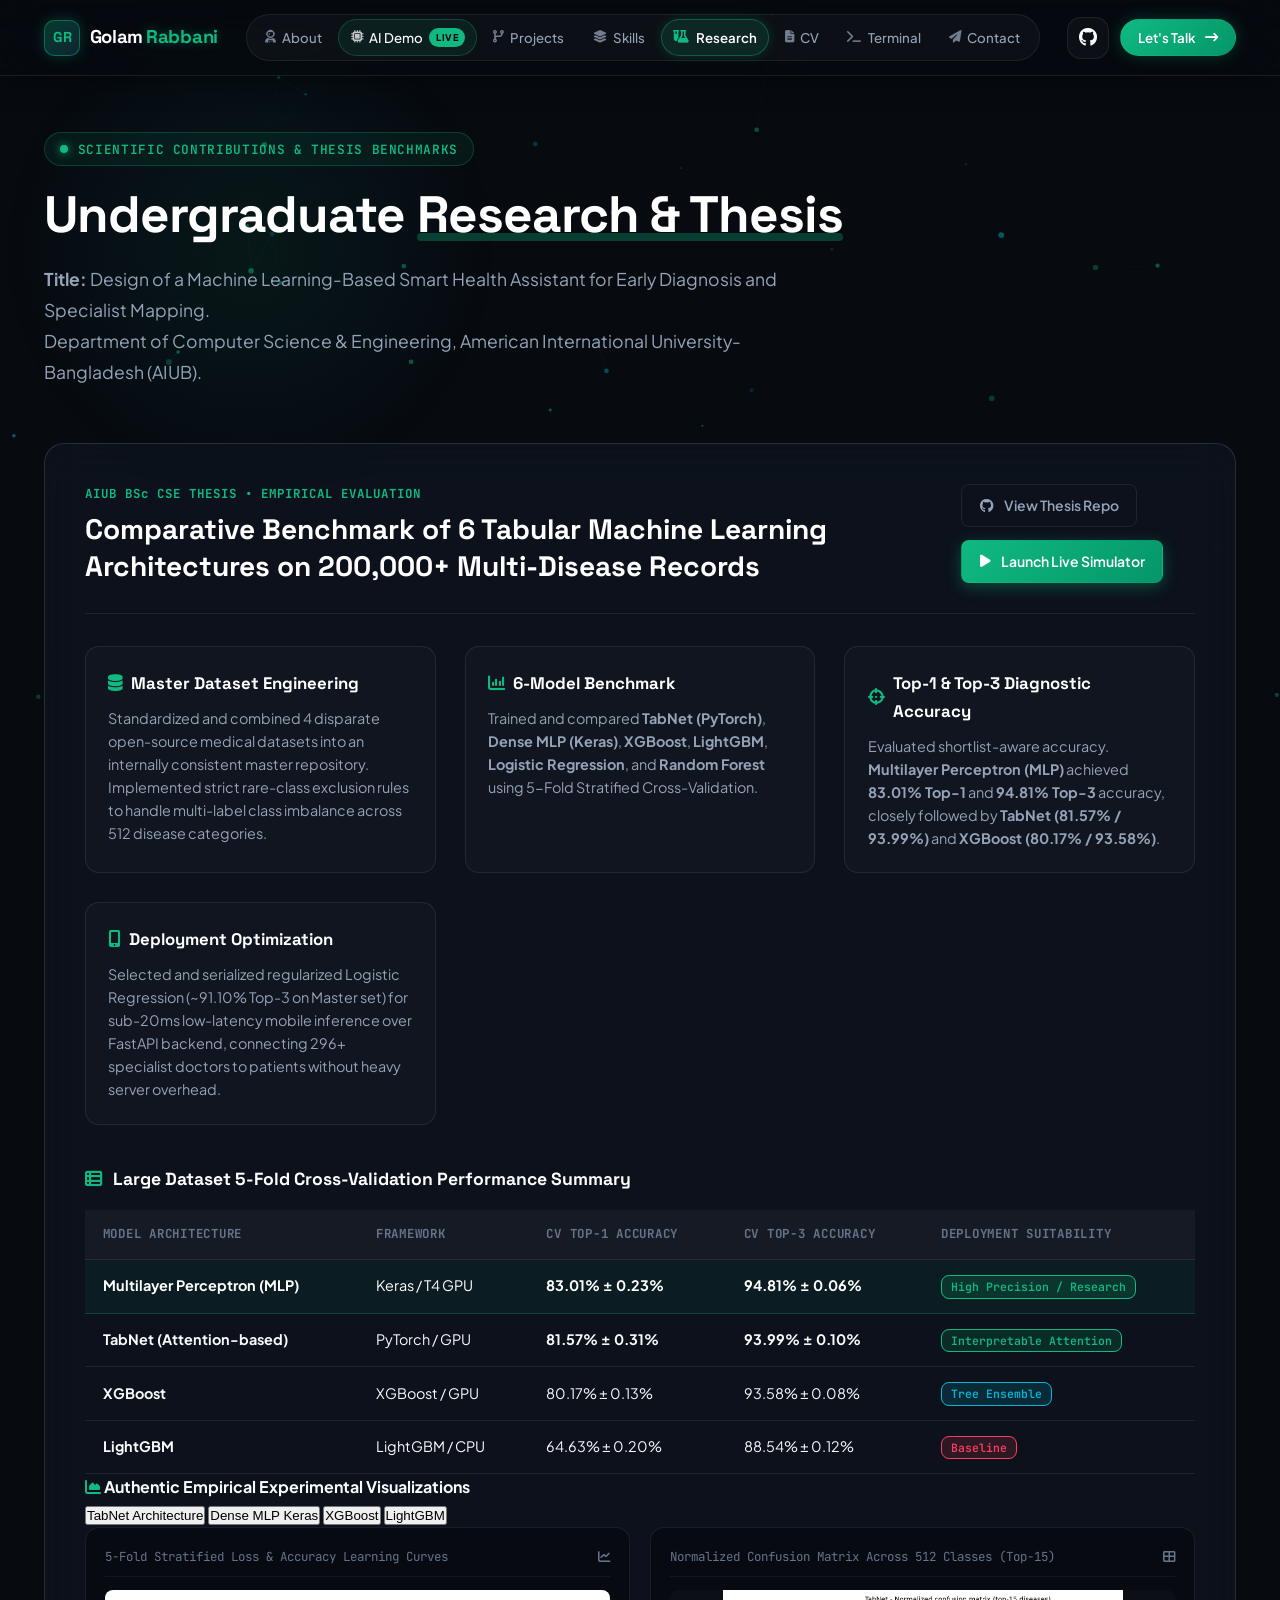
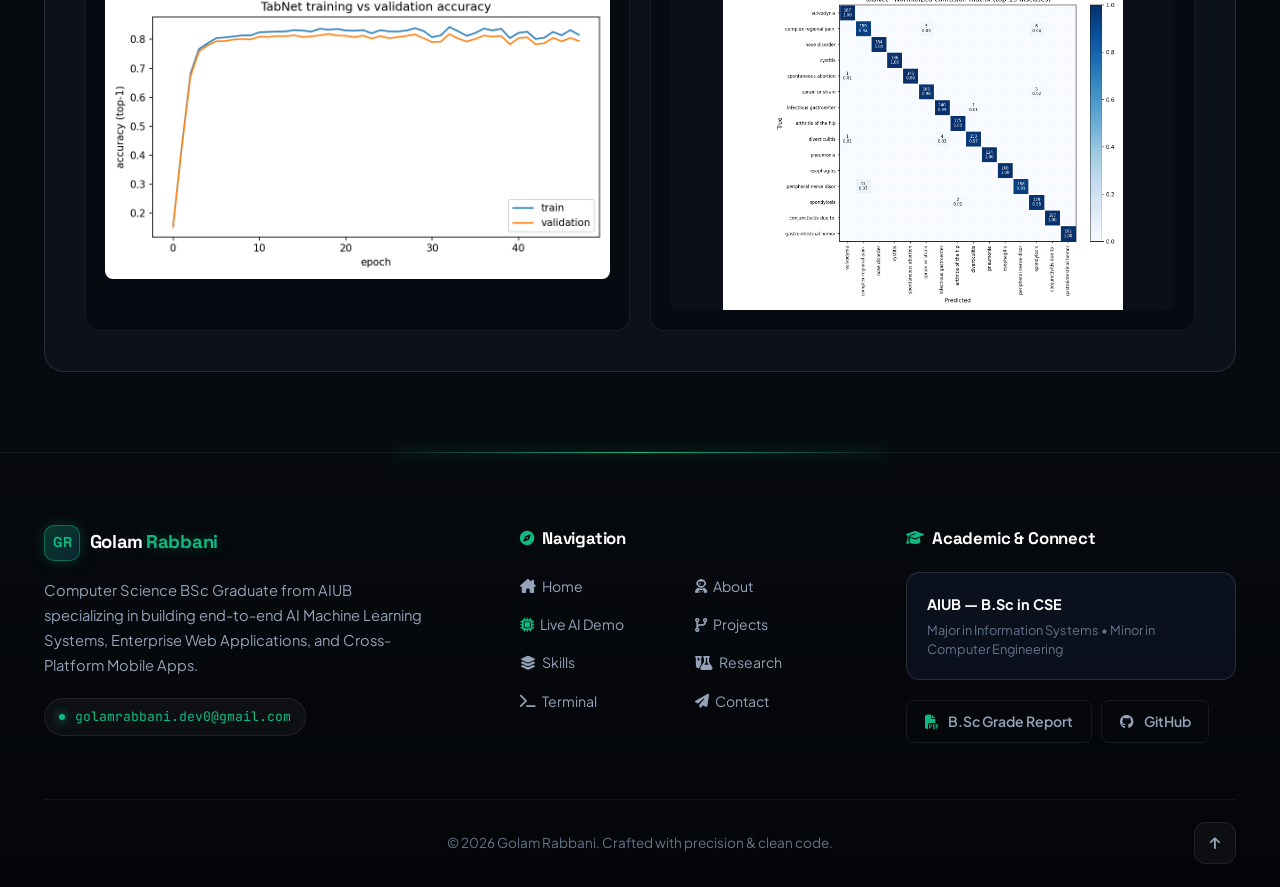
<file: research.html>
<!DOCTYPE html>
<html lang="en">
<head>
  <meta charset="UTF-8">
  <meta name="viewport" content="width=device-width, initial-scale=1.0">
  <title>Undergraduate Research & Thesis — Golam Rabbani | Smart Health Assistant AI</title>
  <meta name="description" content="Design of a Machine Learning-Based Smart Health Assistant for Early Diagnosis and Specialist Mapping. B.Sc Thesis by Golam Rabbani (AIUB CSE).">
  <meta name="keywords" content="Golam Rabbani Thesis, Smart Health Assistant, AIUB Research, TabNet, XGBoost, LightGBM, Disease Prediction, Syeda Anika Tasnim">
  <meta name="author" content="Golam Rabbani">
  <meta name="robots" content="index, follow">
  <link rel="canonical" href="https://golamrabbani09.github.io/research.html">

  <meta property="og:type" content="article">
  <meta property="og:title" content="Undergraduate Research & Thesis — Golam Rabbani (AIUB)">
  <meta property="og:description" content="Empirical evaluation of 6 AI architectures over 187K+ clinical records achieving 94.8% Top-3 diagnostic accuracy.">
  <meta property="og:url" content="https://golamrabbani09.github.io/research.html">
  <meta property="og:image" content="assets/thesis/tabnet_folds.png">
  
  <!-- Google Fonts -->
  <link rel="preconnect" href="https://fonts.googleapis.com">
  <link rel="preconnect" href="https://fonts.gstatic.com" crossorigin>
  <link href="https://fonts.googleapis.com/css2?family=JetBrains+Mono:wght@400;500;600;700&family=Plus+Jakarta+Sans:wght@300;400;500;600;700;800&family=Space+Grotesk:wght@500;600;700;800&display=swap" rel="stylesheet">
  
  <!-- FontAwesome Icons -->
  <link rel="stylesheet" href="https://cdnjs.cloudflare.com/ajax/libs/font-awesome/6.5.1/css/all.min.css" integrity="sha512-DTOQO9RWCH3ppGqcWaEA1BIZOC6xxalwEsw9c2QQeAIftl+Vegovlnee1c9QX4TctnWMn13TZye+giMm8e2LwA==" crossorigin="anonymous" referrerpolicy="no-referrer" />

  <!-- Core Stylesheet -->
  <link rel="stylesheet" href="style.css">
</head>
<body>

  <!-- Ambient Particle Canvas & Cursor Glow -->
  <canvas id="particle-canvas"></canvas>
  <div class="cursor-glow" id="cursor-glow"></div>

  <!-- Toast Notification System -->
  <div id="toast-container" class="toast-container"></div>

  <!-- Universal Navigation Bar -->
  <header class="navbar-wrapper" id="navbar">
    <nav class="navbar-container">
      <a href="index.html" class="nav-brand" title="Golam Rabbani — Home">
        <div class="brand-monogram">GR</div>
        <span class="brand-name">Golam<span class="brand-accent">Rabbani</span></span>
      </a>

      <div class="nav-menu" id="nav-menu">
        <ul class="nav-links">
          <li><a href="about.html" class="nav-link"><i class="fa-solid fa-user-astronaut"></i> <span>About</span></a></li>
          <li><a href="simulator.html" class="nav-link nav-link-special"><i class="fa-solid fa-microchip"></i> <span>AI Demo</span> <span class="nav-pill-badge">Live</span></a></li>
          <li><a href="projects.html" class="nav-link"><i class="fa-solid fa-code-branch"></i> <span>Projects</span></a></li>
          <li><a href="skills.html" class="nav-link"><i class="fa-solid fa-layer-group"></i> <span>Skills</span></a></li>
          <li><a href="research.html" class="nav-link active"><i class="fa-solid fa-flask-vial"></i> <span>Research</span></a></li>
          <li><a href="cv.html" class="nav-link"><i class="fa-solid fa-file-lines"></i> <span>CV</span></a></li>
           <!-- <li><a href="assets/docs/GradeReportByCurriculum22-46560-1.pdf" target="_blank" rel="noopener noreferrer" class="nav-link nav-link-grade" title="Official AIUB Grade Report (PDF)"><i class="fa-solid fa-graduation-cap"></i> <span>B.Sc Grade</span> <span class="nav-tag-badge">PDF</span></a></li>-->
          <li><a href="terminal.html" class="nav-link"><i class="fa-solid fa-terminal"></i> <span>Terminal</span></a></li>
          <li><a href="contact.html" class="nav-link"><i class="fa-solid fa-paper-plane"></i> <span>Contact</span></a></li>
        </ul>
      </div>

      <div class="nav-actions">
        <a href="https://github.com/GolamRabbani09" target="_blank" rel="noopener noreferrer" class="btn btn-icon" title="GitHub Profile">
          <i class="fa-brands fa-github"></i>
        </a>
        <a href="contact.html" class="btn btn-primary btn-sm nav-cta-btn">
          <span>Let's Talk</span>
          <i class="fa-solid fa-arrow-right-long"></i>
        </a>
        <button class="nav-toggle" id="nav-toggle" aria-label="Toggle navigation">
          <span class="bar"></span>
          <span class="bar"></span>
          <span class="bar"></span>
        </button>
      </div>
    </nav>
  </header>

  <main>
    
    <!-- PAGE HERO SECTION -->
    <section class="page-hero">
      <div class="container">
        <div class="page-hero-content" data-reveal>
          <div class="page-hero-badge">
            <span class="status-pulse"></span>
            <span>SCIENTIFIC CONTRIBUTIONS & THESIS BENCHMARKS</span>
          </div>
          <h1 class="page-hero-title">
            Undergraduate <span class="highlight-name">Research & Thesis</span>
          </h1>
          <p class="page-hero-desc">
            <strong>Title:</strong> Design of a Machine Learning-Based Smart Health Assistant for Early Diagnosis and Specialist Mapping.<br>
            Department of Computer Science & Engineering, American International University-Bangladesh (AIUB).
          </p>
        </div>
      </div>
    </section>

    <!-- THESIS SHOWCASE SECTION -->
    <section class="section-padding" style="padding-top: 1rem; padding-bottom: 5rem;">
      <div class="container">
        
        <div class="research-showcase-card" data-reveal>
          <div class="research-header-row">
            <div>
              <span class="research-tag">AIUB BSc CSE THESIS • EMPIRICAL EVALUATION</span>
              <h3 class="research-heading">Comparative Benchmark of 6 Tabular Machine Learning Architectures on 200,000+ Multi-Disease Records</h3>
            </div>
            <div style="display: flex; gap: 0.8rem; flex-wrap: wrap;">
              <a href="https://github.com/GolamRabbani09/Theses" target="_blank" rel="noopener noreferrer" class="btn btn-sm btn-outline">
                <i class="fa-brands fa-github"></i> View Thesis Repo
              </a>
              <a href="simulator.html" class="btn btn-sm btn-primary">
                <i class="fa-solid fa-play"></i> Launch Live Simulator
              </a>
            </div>
          </div>

          <div class="research-grid">
            <div class="research-block">
              <h4><i class="fa-solid fa-database text-accent"></i> Master Dataset Engineering</h4>
              <p>Standardized and combined 4 disparate open-source medical datasets into an internally consistent master repository. Implemented strict rare-class exclusion rules to handle multi-label class imbalance across 512 disease categories.</p>
            </div>

            <div class="research-block">
              <h4><i class="fa-solid fa-chart-column text-accent"></i> 6-Model Benchmark</h4>
              <p>Trained and compared <strong>TabNet (PyTorch)</strong>, <strong>Dense MLP (Keras)</strong>, <strong>XGBoost</strong>, <strong>LightGBM</strong>, <strong>Logistic Regression</strong>, and <strong>Random Forest</strong> using 5-Fold Stratified Cross-Validation.</p>
            </div>

            <div class="research-block">
              <h4><i class="fa-solid fa-crosshairs text-accent"></i> Top-1 & Top-3 Diagnostic Accuracy</h4>
              <p>Evaluated shortlist-aware accuracy. <strong>Multilayer Perceptron (MLP)</strong> achieved <strong>83.01% Top-1</strong> and <strong>94.81% Top-3</strong> accuracy, closely followed by <strong>TabNet (81.57% / 93.99%)</strong> and <strong>XGBoost (80.17% / 93.58%)</strong>.</p>
            </div>

            <div class="research-block">
              <h4><i class="fa-solid fa-mobile-screen-button text-accent"></i> Deployment Optimization</h4>
              <p>Selected and serialized regularized Logistic Regression (~91.10% Top-3 on Master set) for sub-20ms low-latency mobile inference over FastAPI backend, connecting 296+ specialist doctors to patients without heavy server overhead.</p>
            </div>
          </div>

          <!-- Comparative Model Table -->
          <div class="research-table-wrapper">
            <h4 class="table-title"><i class="fa-solid fa-table-list text-accent"></i> Large Dataset 5-Fold Cross-Validation Performance Summary</h4>
            <div class="table-responsive">
              <table class="benchmark-table">
                <thead>
                  <tr>
                    <th>Model Architecture</th>
                    <th>Framework</th>
                    <th>CV Top-1 Accuracy</th>
                    <th>CV Top-3 Accuracy</th>
                    <th>Deployment Suitability</th>
                  </tr>
                </thead>
                <tbody>
                  <tr class="highlight-row">
                    <td><strong>Multilayer Perceptron (MLP)</strong></td>
                    <td>Keras / T4 GPU</td>
                    <td><strong>83.01% &plusmn; 0.23%</strong></td>
                    <td><strong>94.81% &plusmn; 0.06%</strong></td>
                    <td><span class="status-tag high">High Precision / Research</span></td>
                  </tr>
                  <tr>
                    <td><strong>TabNet (Attention-based)</strong></td>
                    <td>PyTorch / GPU</td>
                    <td><strong>81.57% &plusmn; 0.31%</strong></td>
                    <td><strong>93.99% &plusmn; 0.10%</strong></td>
                    <td><span class="status-tag high">Interpretable Attention</span></td>
                  </tr>
                  <tr>
                    <td><strong>XGBoost</strong></td>
                    <td>XGBoost / GPU</td>
                    <td>80.17% &plusmn; 0.13%</td>
                    <td>93.58% &plusmn; 0.08%</td>
                    <td><span class="status-tag medium">Tree Ensemble</span></td>
                  </tr>
                  <tr>
                    <td><strong>LightGBM</strong></td>
                    <td>LightGBM / CPU</td>
                    <td>64.63% &plusmn; 0.20%</td>
                    <td>88.54% &plusmn; 0.12%</td>
                    <td><span class="status-tag low">Baseline</span></td>
                  </tr>
                </tbody>
              </table>
            </div>
          </div>

          <!-- Interactive Artifact Visualization Tabs -->
          <div class="thesis-artifacts-wrapper">
            <div class="artifacts-header">
              <h4><i class="fa-solid fa-chart-area text-accent"></i> Authentic Empirical Experimental Visualizations</h4>
              <div class="artifact-tabs" id="artifact-tabs">
                <button class="tab-btn active" data-tab="tab-tabnet">TabNet Architecture</button>
                <button class="tab-btn" data-tab="tab-mlp">Dense MLP Keras</button>
                <button class="tab-btn" data-tab="tab-xgb">XGBoost</button>
                <button class="tab-btn" data-tab="tab-lgbm">LightGBM</button>
              </div>
            </div>

            <!-- TabNet Panel -->
            <div class="artifact-panel active" id="tab-tabnet">
              <div class="artifact-image-grid">
                <div class="artifact-image-card">
                  <div class="card-meta"><span>5-Fold Stratified Loss & Accuracy Learning Curves</span><i class="fa-solid fa-chart-line"></i></div>
                  <img src="assets/thesis/tabnet_convergence.png" alt="TabNet 5-Fold Curves" class="artifact-img">
                </div>
                <div class="artifact-image-card">
                  <div class="card-meta"><span>Normalized Confusion Matrix Across 512 Classes (Top-15)</span><i class="fa-solid fa-table-cells-large"></i></div>
                  <img src="assets/thesis/tabnet_confusion_matrix.png" alt="TabNet Confusion Matrix" class="artifact-img">
                </div>
              </div>
            </div>

            <!-- MLP Panel -->
            <div class="artifact-panel" id="tab-mlp">
              <div class="artifact-details-box">
                <div class="mlp-spec-card">
                  <h5><i class="fa-solid fa-network-wired text-accent"></i> Deep MLP Training Hyperparameters (T4 GPU)</h5>
                  <ul class="spec-list">
                    <li><i class="fa-solid fa-microchip text-accent"></i> <strong>Layer Stack:</strong> 512 &rarr; 256 &rarr; 128 (Dense + BatchNorm)</li>
                    <li><i class="fa-solid fa-filter text-accent"></i> <strong>Dropout Regularization:</strong> 0.35 / 0.30 / 0.20</li>
                    <li><i class="fa-solid fa-bolt text-accent"></i> <strong>Optimizer & LR:</strong> Adam (lr = 1e-3, batch size = 1024)</li>
                    <li><i class="fa-solid fa-check-double text-accent"></i> <strong>Top-1 CV Accuracy:</strong> 83.01% &plusmn; 0.23%</li>
                    <li><i class="fa-solid fa-award text-accent"></i> <strong>Top-3 CV Accuracy:</strong> 94.81% &plusmn; 0.06% (Highest in Benchmark)</li>
                    <li><i class="fa-solid fa-database text-accent"></i> <strong>Corpus Size:</strong> 187,850 Cleaned Records (512 Classes)</li>
                  </ul>
                </div>
              </div>
            </div>

            <!-- XGBoost Panel -->
            <div class="artifact-panel" id="tab-xgb">
              <div class="artifact-image-grid">
                <div class="artifact-image-card">
                  <div class="card-meta"><span>XGBoost Multi-class Log-Loss Convergence</span><i class="fa-solid fa-chart-line"></i></div>
                  <img src="assets/thesis/xgb_convergence.png" alt="XGBoost Convergence" class="artifact-img">
                </div>
                <div class="artifact-image-card">
                  <div class="card-meta"><span>XGBoost Normalized Confusion Matrix (Top-15)</span><i class="fa-solid fa-table-cells-large"></i></div>
                  <img src="assets/thesis/xgb_confusion_matrix.png" alt="XGBoost Confusion Matrix" class="artifact-img">
                </div>
              </div>
            </div>

            <!-- LightGBM Panel -->
            <div class="artifact-panel" id="tab-lgbm">
              <div class="artifact-image-grid">
                <div class="artifact-image-card">
                  <div class="card-meta"><span>LightGBM Training vs Validation Log-Loss</span><i class="fa-solid fa-chart-line"></i></div>
                  <img src="assets/thesis/lgbm_convergence.png" alt="LightGBM Convergence" class="artifact-img">
                </div>
                <div class="artifact-image-card">
                  <div class="card-meta"><span>LightGBM Normalized Confusion Matrix</span><i class="fa-solid fa-table-cells-large"></i></div>
                  <img src="assets/thesis/lgbm_confusion_matrix.png" alt="LightGBM Confusion Matrix" class="artifact-img">
                </div>
              </div>
            </div>
          </div>
        </div>

      </div>
    </section>

  </main>

  <!-- Universal High-End Footer -->
  <footer class="footer">
    <div class="container">
      <div class="footer-grid">
        
        <!-- Column 1: Brand & Philosophy -->
        <div class="footer-col footer-brand-col">
          <a href="index.html" class="nav-brand">
            <div class="brand-monogram">GR</div>
            <span class="brand-name">Golam<span class="brand-accent">Rabbani</span></span>
          </a>
          <p>
            Computer Science BSc Graduate from AIUB specializing in building end-to-end AI Machine Learning Systems, Enterprise Web Applications, and Cross-Platform Mobile Apps.
          </p>
          <a href="mailto:golamrabbani.dev0@gmail.com" class="footer-email-chip">
            <span class="status-pulse" style="width: 6px; height: 6px;"></span>
            <span>golamrabbani.dev0@gmail.com</span>
          </a>
        </div>

        <!-- Column 2: Navigation Routes -->
        <div class="footer-col">
          <h4><i class="fa-solid fa-compass"></i> Navigation</h4>
          <ul class="footer-nav-list">
            <li><a href="index.html"><i class="fa-solid fa-house-chimney"></i> Home</a></li>
            <li><a href="about.html"><i class="fa-solid fa-user-astronaut"></i> About</a></li>
            <li><a href="simulator.html"><i class="fa-solid fa-microchip text-accent"></i> Live AI Demo</a></li>
            <li><a href="projects.html"><i class="fa-solid fa-code-branch"></i> Projects</a></li>
            <li><a href="skills.html"><i class="fa-solid fa-layer-group"></i> Skills</a></li>
            <li><a href="research.html"><i class="fa-solid fa-flask-vial"></i> Research</a></li>
            <li><a href="terminal.html"><i class="fa-solid fa-terminal"></i> Terminal</a></li>
            <li><a href="contact.html"><i class="fa-solid fa-paper-plane"></i> Contact</a></li>
          </ul>
        </div>

        <!-- Column 3: Academic Credentials & Connect -->
        <div class="footer-col">
          <h4><i class="fa-solid fa-graduation-cap"></i> Academic & Connect</h4>
          <div class="footer-academic-card">
            <h5>AIUB — B.Sc in CSE</h5>
            <p>Major in Information Systems • Minor in Computer Engineering </p>
          </div>
          <div class="footer-quick-btns">
            <a href="assets/docs/GradeReportByCurriculum22-46560-1.pdf" target="_blank" rel="noopener noreferrer" class="btn btn-sm btn-outline" title="Official Grade Report">
              <i class="fa-solid fa-file-pdf text-accent"></i> B.Sc Grade Report
            </a>
            <a href="https://github.com/GolamRabbani09" target="_blank" rel="noopener noreferrer" class="btn btn-sm btn-outline" title="GitHub">
              <i class="fa-brands fa-github"></i> GitHub
            </a>
          </div>
        </div>

      </div>

      <div class="footer-bottom">
        <p>&copy; 2026 Golam Rabbani. Crafted with precision & clean code.</p>
        <button id="back-to-top" class="back-to-top-btn" title="Back to top" aria-label="Back to top">
          <i class="fa-solid fa-arrow-up"></i>
        </button>
      </div>
    </div>
  </footer>

  <!-- Scripts -->
  <script src="script.js"></script>
</body>
</html>
</file>
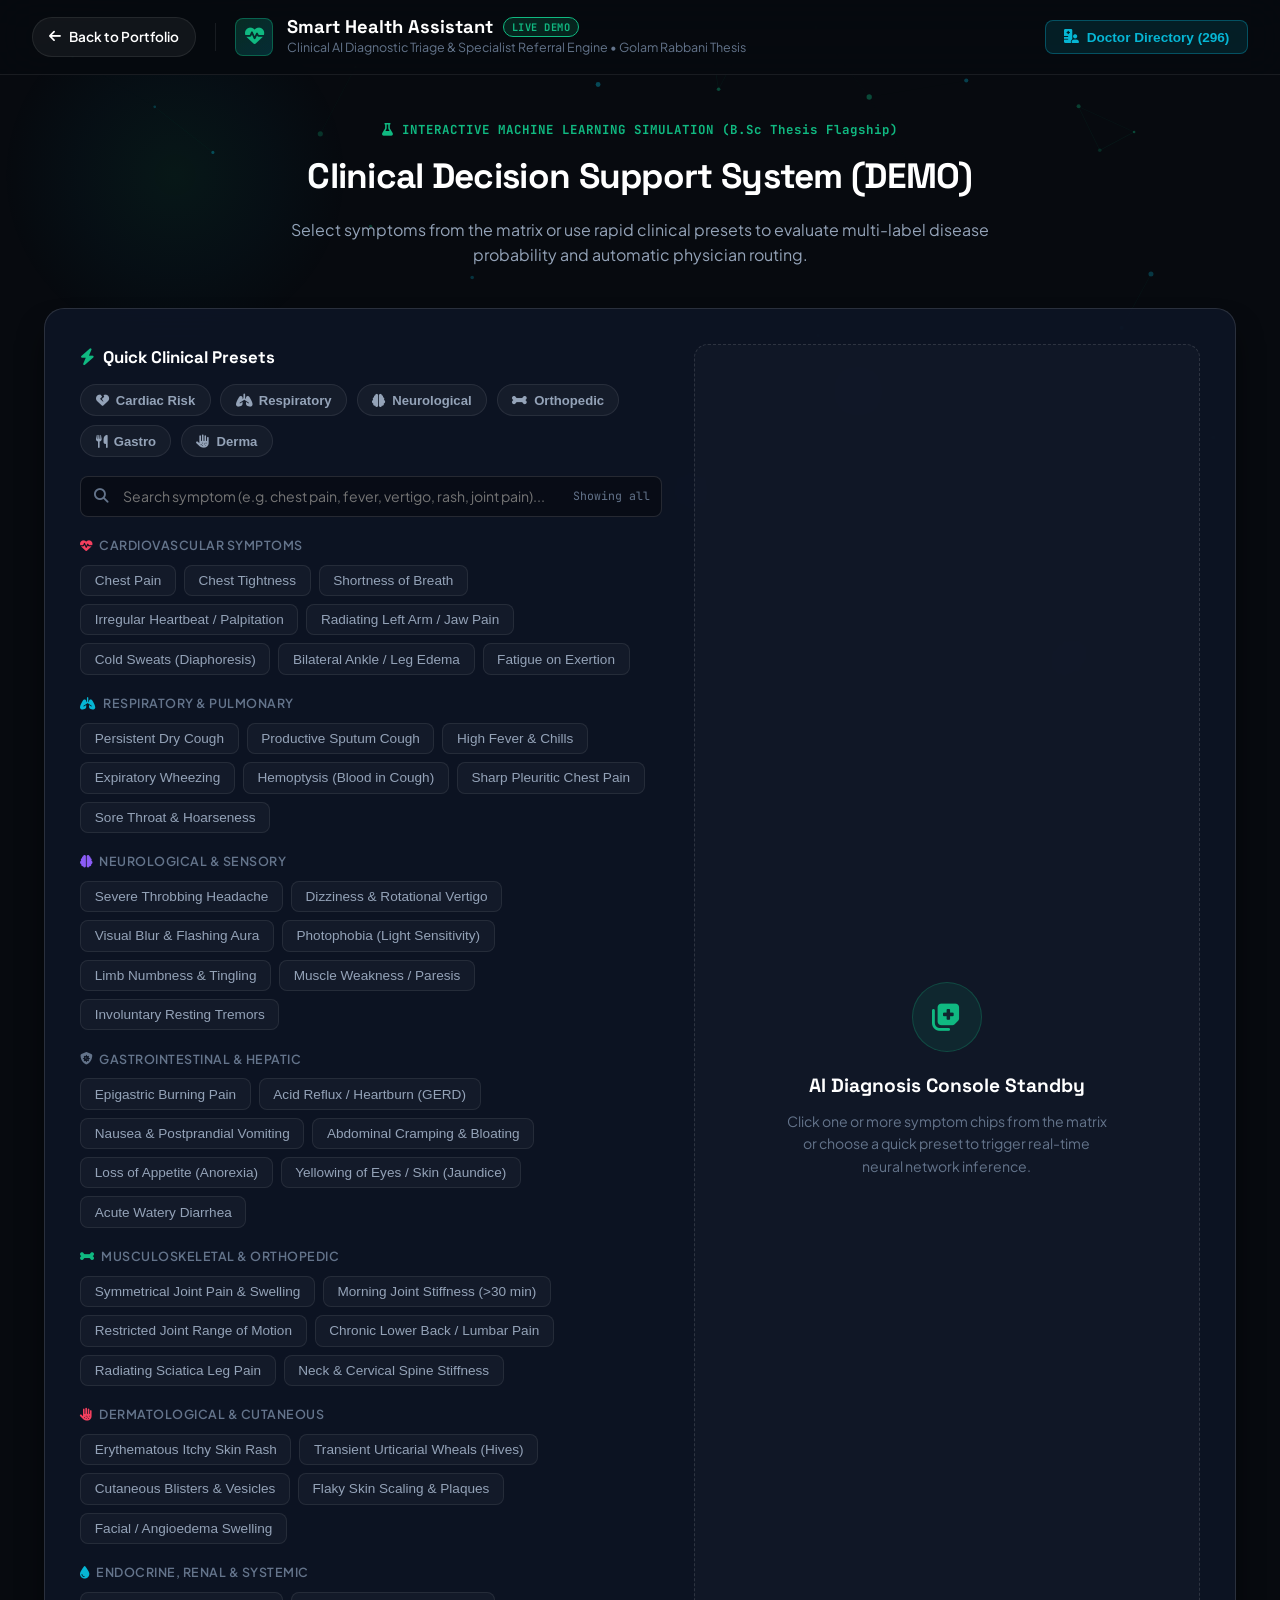
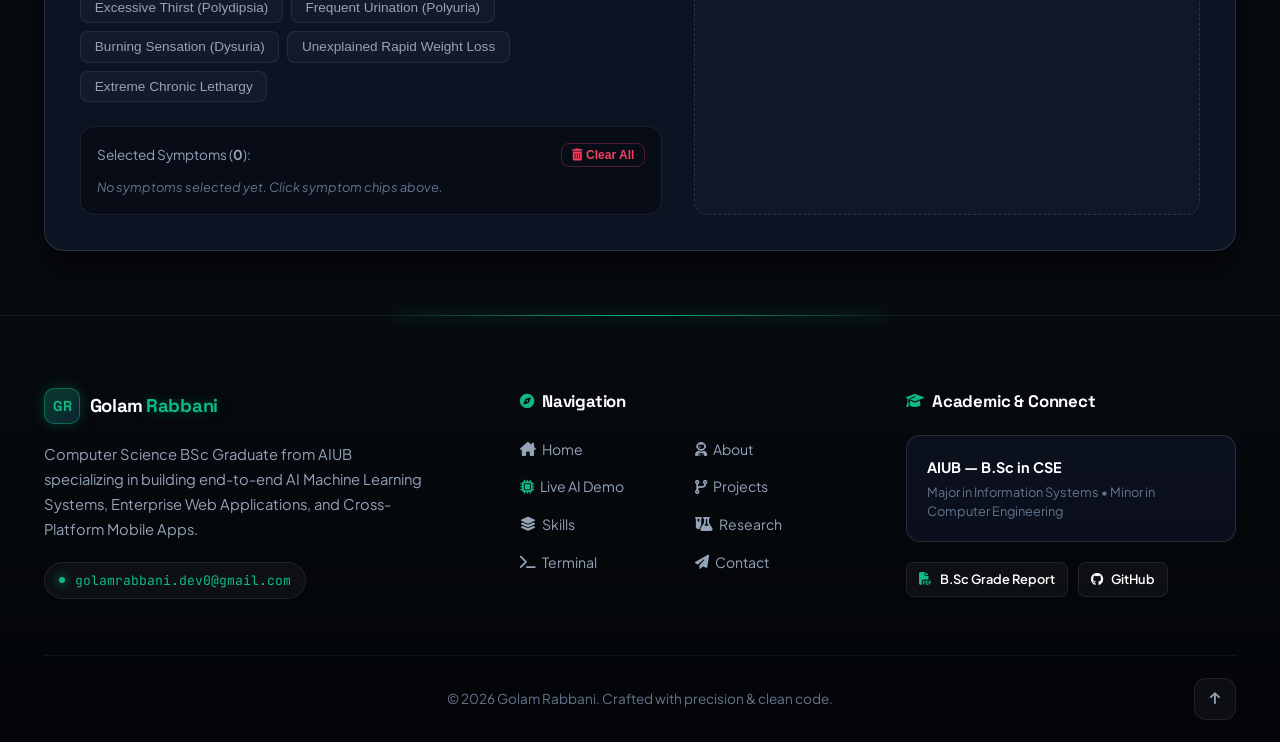
<file: simulator.html>
<!DOCTYPE html>
<html lang="en">
<head>
  <meta charset="UTF-8">
  <meta name="viewport" content="width=device-width, initial-scale=1.0">
  <title>Live AI Medical Triage Simulator — Smart Health Assistant | Golam Rabbani</title>
  <meta name="description" content="Live Interactive Clinical AI Diagnostic & Specialist Referral Simulator engineered by Golam Rabbani (B.Sc CSE, AIUB). 512 disease classes, 6 ML models, 296 verified doctors.">
  <meta name="keywords" content="Smart Health Assistant, AI Medical Triage Simulator, Disease Prediction AI, Golam Rabbani AIUB">
  <meta name="author" content="Golam Rabbani">
  <meta name="robots" content="index, follow">
  <link rel="canonical" href="https://golamrabbani09.github.io/simulator.html">

  <meta property="og:type" content="website">
  <meta property="og:title" content="Live AI Medical Triage Simulator — Smart Health Assistant">
  <meta property="og:description" content="Test real-time clinical disease triage powered by TabNet, XGBoost, and MLP models.">
  <meta property="og:url" content="https://golamrabbani09.github.io/simulator.html">
  
  <!-- Favicon -->
  <link rel="icon" href="data:image/svg+xml,<svg xmlns=%22http://www.w3.org/2000/svg%22 viewBox=%220%22%20width=%22100%22%20height=%22100%22><text y=%22.9em%22 font-size=%2290%22>🩺</text></svg>">

  <!-- Google Fonts -->
  <link rel="preconnect" href="https://fonts.googleapis.com">
  <link rel="preconnect" href="https://fonts.gstatic.com" crossorigin>
  <link href="https://fonts.googleapis.com/css2?family=JetBrains+Mono:wght@400;500;600;700&family=Plus+Jakarta+Sans:wght@300;400;500;600;700;800&family=Space+Grotesk:wght@500;600;700&display=swap" rel="stylesheet">

  <!-- Font Awesome 6 -->
  <link rel="stylesheet" href="https://cdnjs.cloudflare.com/ajax/libs/font-awesome/6.5.1/css/all.min.css">

  <!-- Custom Simulator Stylesheet -->
  <link rel="stylesheet" href="simulator.css">
</head>
<body class="sim-body">

  <!-- Ambient Particle Canvas & Cursor Glow -->
  <canvas id="ambient-canvas"></canvas>
  <div class="sim-cursor-glow" id="cursor-glow"></div>

  <!-- TOP APP NAVIGATION BAR -->
  <header class="sim-navbar">
    <div class="nav-container">
      <div class="nav-left">
        <a href="index.html" class="back-link">
          <i class="fa-solid fa-arrow-left"></i>
          <span>Back to Portfolio</span>
        </a>
        <div class="nav-divider"></div>
        <div class="nav-brand-title">
          <div class="brand-badge-icon">
            <i class="fa-solid fa-heart-pulse"></i>
          </div>
          <div>
            <h1>Smart Health Assistant <span class="live-pill">LIVE DEMO</span></h1>
            <p>Clinical AI Diagnostic Triage & Specialist Referral Engine • Golam Rabbani Thesis</p>
          </div>
        </div>
      </div>

      <div class="nav-right">
        <button id="open-full-directory-btn" class="btn-directory-nav">
          <i class="fa-solid fa-hospital-user"></i>
          <span>Doctor Directory (296)</span>
        </button>
      </div>
    </div>
  </header>

  <!-- MAIN SIMULATOR CONTENT CONTAINER -->
  <main class="sim-main-container">
    
    <div class="sim-intro-header">
      <span class="sim-kicker"><i class="fa-solid fa-flask"></i> INTERACTIVE MACHINE LEARNING SIMULATION (B.Sc Thesis Flagship)</span>
      <h2>Clinical Decision Support System (DEMO) </h2>
      <p>Select symptoms from the matrix or use rapid clinical presets to evaluate multi-label disease probability and automatic physician routing.</p>
    </div>

    <!-- TRIAGE 2-COLUMN CONTAINER -->
    <div class="triage-card-wrapper">
      
      <!-- LEFT COLUMN: SYMPTOM MATRIX & PRESETS -->
      <div class="triage-input-col">
        
        <!-- Rapid Presets -->
        <div class="triage-box-header">
          <h4><i class="fa-solid fa-bolt text-accent"></i> Quick Clinical Presets</h4>
        </div>
        <div class="preset-btn-row">
          <button class="preset-btn" data-preset="cardiac"><i class="fa-solid fa-heart-crack"></i> Cardiac Risk</button>
          <button class="preset-btn" data-preset="respiratory"><i class="fa-solid fa-lungs"></i> Respiratory</button>
          <button class="preset-btn" data-preset="neuro"><i class="fa-solid fa-brain"></i> Neurological</button>
          <button class="preset-btn" data-preset="ortho"><i class="fa-solid fa-bone"></i> Orthopedic</button>
          <button class="preset-btn" data-preset="gastro"><i class="fa-solid fa-utensils"></i> Gastro</button>
          <button class="preset-btn" data-preset="derma"><i class="fa-solid fa-hand-dots"></i> Derma</button>
        </div>

        <!-- Search & Filter Bar -->
        <div class="symptom-search-bar">
          <i class="fa-solid fa-magnifying-glass search-ico"></i>
          <input type="text" id="symptom-filter-input" placeholder="Search symptom (e.g. chest pain, fever, vertigo, rash, joint pain)...">
          <span class="search-count" id="chip-match-count">Showing all</span>
        </div>

        <!-- 1. Cardiovascular Symptoms -->
        <div class="symptom-category-section">
          <span class="category-label"><i class="fa-solid fa-heart-pulse text-rose"></i> Cardiovascular Symptoms</span>
          <div class="chip-cloud">
            <button class="symptom-chip" data-symptom="Chest Pain">Chest Pain</button>
            <button class="symptom-chip" data-symptom="Chest Tightness">Chest Tightness</button>
            <button class="symptom-chip" data-symptom="Shortness of Breath">Shortness of Breath</button>
            <button class="symptom-chip" data-symptom="Irregular Heartbeat">Irregular Heartbeat / Palpitation</button>
            <button class="symptom-chip" data-symptom="Radiating Arm Pain">Radiating Left Arm / Jaw Pain</button>
            <button class="symptom-chip" data-symptom="Cold Sweats">Cold Sweats (Diaphoresis)</button>
            <button class="symptom-chip" data-symptom="Ankle Edema">Bilateral Ankle / Leg Edema</button>
            <button class="symptom-chip" data-symptom="Fatigue on Exertion">Fatigue on Exertion</button>
          </div>
        </div>

        <!-- 2. Respiratory & Pulmonary Symptoms -->
        <div class="symptom-category-section">
          <span class="category-label"><i class="fa-solid fa-lungs text-cyan"></i> Respiratory & Pulmonary</span>
          <div class="chip-cloud">
            <button class="symptom-chip" data-symptom="Persistent Cough">Persistent Dry Cough</button>
            <button class="symptom-chip" data-symptom="Productive Sputum">Productive Sputum Cough</button>
            <button class="symptom-chip" data-symptom="High Fever">High Fever & Chills</button>
            <button class="symptom-chip" data-symptom="Wheezing">Expiratory Wheezing</button>
            <button class="symptom-chip" data-symptom="Hemoptysis">Hemoptysis (Blood in Cough)</button>
            <button class="symptom-chip" data-symptom="Pleuritic Pain">Sharp Pleuritic Chest Pain</button>
            <button class="symptom-chip" data-symptom="Sore Throat">Sore Throat & Hoarseness</button>
          </div>
        </div>

        <!-- 3. Neurological & Sensory Symptoms -->
        <div class="symptom-category-section">
          <span class="category-label"><i class="fa-solid fa-brain text-purple"></i> Neurological & Sensory</span>
          <div class="chip-cloud">
            <button class="symptom-chip" data-symptom="Severe Headache">Severe Throbbing Headache</button>
            <button class="symptom-chip" data-symptom="Dizziness & Vertigo">Dizziness & Rotational Vertigo</button>
            <button class="symptom-chip" data-symptom="Visual Aura">Visual Blur & Flashing Aura</button>
            <button class="symptom-chip" data-symptom="Photophobia">Photophobia (Light Sensitivity)</button>
            <button class="symptom-chip" data-symptom="Limb Numbness">Limb Numbness & Tingling</button>
            <button class="symptom-chip" data-symptom="Muscle Weakness">Muscle Weakness / Paresis</button>
            <button class="symptom-chip" data-symptom="Involuntary Tremors">Involuntary Resting Tremors</button>
          </div>
        </div>

        <!-- 4. Gastrointestinal & Abdominal -->
        <div class="symptom-category-section">
          <span class="category-label"><i class="fa-solid fa-shield-virus text-emerald"></i> Gastrointestinal & Hepatic</span>
          <div class="chip-cloud">
            <button class="symptom-chip" data-symptom="Epigastric Pain">Epigastric Burning Pain</button>
            <button class="symptom-chip" data-symptom="Acid Reflux">Acid Reflux / Heartburn (GERD)</button>
            <button class="symptom-chip" data-symptom="Nausea & Vomiting">Nausea & Postprandial Vomiting</button>
            <button class="symptom-chip" data-symptom="Abdominal Bloating">Abdominal Cramping & Bloating</button>
            <button class="symptom-chip" data-symptom="Loss of Appetite">Loss of Appetite (Anorexia)</button>
            <button class="symptom-chip" data-symptom="Jaundice">Yellowing of Eyes / Skin (Jaundice)</button>
            <button class="symptom-chip" data-symptom="Watery Diarrhea">Acute Watery Diarrhea</button>
          </div>
        </div>

        <!-- 5. Musculoskeletal & Orthopedic -->
        <div class="symptom-category-section">
          <span class="category-label"><i class="fa-solid fa-bone text-accent"></i> Musculoskeletal & Orthopedic</span>
          <div class="chip-cloud">
            <button class="symptom-chip" data-symptom="Joint Pain & Swelling">Symmetrical Joint Pain & Swelling</button>
            <button class="symptom-chip" data-symptom="Morning Stiffness">Morning Joint Stiffness (&gt;30 min)</button>
            <button class="symptom-chip" data-symptom="Reduced Motion">Restricted Joint Range of Motion</button>
            <button class="symptom-chip" data-symptom="Lumbar Spine Pain">Chronic Lower Back / Lumbar Pain</button>
            <button class="symptom-chip" data-symptom="Sciatica Pain">Radiating Sciatica Leg Pain</button>
            <button class="symptom-chip" data-symptom="Neck Stiffness">Neck & Cervical Spine Stiffness</button>
          </div>
        </div>

        <!-- 6. Dermatological & Allergic -->
        <div class="symptom-category-section">
          <span class="category-label"><i class="fa-solid fa-hand-dots text-rose"></i> Dermatological & Cutaneous</span>
          <div class="chip-cloud">
            <button class="symptom-chip" data-symptom="Skin Rash & Itching">Erythematous Itchy Skin Rash</button>
            <button class="symptom-chip" data-symptom="Urticarial Wheals">Transient Urticarial Wheals (Hives)</button>
            <button class="symptom-chip" data-symptom="Cutaneous Blisters">Cutaneous Blisters & Vesicles</button>
            <button class="symptom-chip" data-symptom="Flaky Scaling">Flaky Skin Scaling & Plaques</button>
            <button class="symptom-chip" data-symptom="Facial Swelling">Facial / Angioedema Swelling</button>
          </div>
        </div>

        <!-- 7. Endocrine & Systemic -->
        <div class="symptom-category-section">
          <span class="category-label"><i class="fa-solid fa-droplet text-cyan"></i> Endocrine, Renal & Systemic</span>
          <div class="chip-cloud">
            <button class="symptom-chip" data-symptom="Excessive Thirst">Excessive Thirst (Polydipsia)</button>
            <button class="symptom-chip" data-symptom="Frequent Urination">Frequent Urination (Polyuria)</button>
            <button class="symptom-chip" data-symptom="Burning Urination">Burning Sensation (Dysuria)</button>
            <button class="symptom-chip" data-symptom="Rapid Weight Loss">Unexplained Rapid Weight Loss</button>
            <button class="symptom-chip" data-symptom="Extreme Lethargy">Extreme Chronic Lethargy</button>
          </div>
        </div>

        <!-- Selected Symptoms Bar -->
        <div class="selected-symptoms-tray">
          <div class="tray-top-bar">
            <span>Selected Symptoms (<strong id="selected-count">0</strong>):</span>
            <button id="clear-symptoms-btn" class="btn-clear-tray"><i class="fa-solid fa-trash-can"></i> Clear All</button>
          </div>
          <div class="selected-tags-box" id="selected-tags">
            <span class="no-selection-hint">No symptoms selected yet. Click symptom chips above.</span>
          </div>
        </div>

      </div>

      <!-- RIGHT COLUMN: REAL-TIME INFERENCE OUTPUT -->
      <div class="triage-output-col">
        
        <!-- Empty State -->
        <div id="triage-empty-state" class="triage-empty-card">
          <div class="empty-icon-ring">
            <i class="fa-solid fa-notes-medical"></i>
          </div>
          <h3>AI Diagnosis Console Standby</h3>
          <p>Click one or more symptom chips from the matrix or choose a quick preset to trigger real-time neural network inference.</p>
        </div>

        <!-- Active Result Card -->
        <div id="triage-results" class="triage-result-card" style="display: none;">
          
          <div class="result-top-badge">
            <span class="engine-badge"><i class="fa-solid fa-microchip"></i> INFERENCE RESULT (Dense MLP 94.81%)</span>
            <span id="risk-level-tag" class="risk-level-high">HIGH RISK</span>
          </div>

          <!-- Disease Name & Confidence -->
          <div class="result-condition-section">
            <h3 id="top-disease-name" class="condition-name">Coronary Atherosclerosis / Ischemic Heart Disease</h3>
            
            <div class="confidence-bar-row">
              <div class="conf-meta">
                <span>Model Confidence</span>
                <strong id="top-confidence-value" class="conf-val text-accent">91%</strong>
              </div>
              <div class="conf-track">
                <div id="risk-progress-bar" class="conf-fill" style="width: 91%;"></div>
              </div>
            </div>
          </div>

          <!-- Recommended Specialist Drawer -->
          <div class="specialist-referral-container">
            
            <div class="specialist-header-clickable" id="specialist-toggle-header">
              <div class="spec-icon-box">
                <i class="fa-solid fa-user-doctor"></i>
              </div>
              <div class="spec-details">
                <span class="spec-label">RECOMMENDED SPECIALIST</span>
                <h4 id="specialist-name" class="spec-title">Cardiologist (Heart & Vascular Specialist)</h4>
                <span id="specialist-count" class="spec-meta"><i class="fa-solid fa-hospital-user"></i> 65 Verified Specialists Mapped</span>
              </div>
              <button class="btn-toggle-doctors" id="btn-toggle-specialists" aria-label="Toggle doctor list">
                <span class="toggle-text">View Doctors</span>
                <i class="fa-solid fa-chevron-down chevron-icon" id="specialist-chevron"></i>
              </button>
            </div>

            <!-- Expandable Doctor List Drawer -->
            <div class="specialist-drawer" id="specialist-doctors-drawer">
              <div class="drawer-inner-header">
                <span>Matched Senior Specialists:</span>
                <small>Click to view consultation slots</small>
              </div>
              <div class="doctor-mini-list" id="specialist-doctors-list">
                <!-- Populated dynamically via simulator.js -->
              </div>
            </div>

          </div>

          <!-- Differential Diagnosis Distribution -->
          <div class="differential-section">
            <span class="diff-header-title"><i class="fa-solid fa-chart-simple text-cyan"></i> Differential Diagnosis Probabilities (Top-3):</span>
            
            <div class="alt-item">
              <div class="alt-meta">
                <span id="alt-1-name">Hypertensive Crisis</span>
                <span id="alt-1-pct" class="alt-pct-num">52%</span>
              </div>
              <div class="alt-track"><div id="alt-1-bar" class="alt-fill" style="width: 52%;"></div></div>
            </div>

            <div class="alt-item">
              <div class="alt-meta">
                <span id="alt-2-name">Cardiac Arrhythmia</span>
                <span id="alt-2-pct" class="alt-pct-num">34%</span>
              </div>
              <div class="alt-track"><div id="alt-2-bar" class="alt-fill" style="width: 34%;"></div></div>
            </div>
          </div>

        </div>

      </div>

    </div>

  </main>

  <!-- Universal High-End Footer -->
  <footer class="footer">
    <div class="container">
      <div class="footer-grid">
        
        <!-- Column 1: Brand & Philosophy -->
        <div class="footer-col footer-brand-col">
          <a href="index.html" class="nav-brand">
            <div class="brand-monogram">GR</div>
            <span class="brand-name">Golam<span class="brand-accent">Rabbani</span></span>
          </a>
          <p>
            Computer Science BSc Graduate from AIUB specializing in building end-to-end AI Machine Learning Systems, Enterprise Web Applications, and Cross-Platform Mobile Apps.
          </p>
          <a href="mailto:golamrabbani.dev0@gmail.com" class="footer-email-chip">
            <span class="status-pulse" style="width: 6px; height: 6px;"></span>
            <span>golamrabbani.dev0@gmail.com</span>
          </a>
        </div>

        <!-- Column 2: Navigation Routes -->
        <div class="footer-col">
          <h4><i class="fa-solid fa-compass"></i> Navigation</h4>
          <ul class="footer-nav-list">
            <li><a href="index.html"><i class="fa-solid fa-house-chimney"></i> Home</a></li>
            <li><a href="about.html"><i class="fa-solid fa-user-astronaut"></i> About</a></li>
            <li><a href="simulator.html"><i class="fa-solid fa-microchip text-accent"></i> Live AI Demo</a></li>
            <li><a href="projects.html"><i class="fa-solid fa-code-branch"></i> Projects</a></li>
            <li><a href="skills.html"><i class="fa-solid fa-layer-group"></i> Skills</a></li>
            <li><a href="research.html"><i class="fa-solid fa-flask-vial"></i> Research</a></li>
            <li><a href="terminal.html"><i class="fa-solid fa-terminal"></i> Terminal</a></li>
            <li><a href="contact.html"><i class="fa-solid fa-paper-plane"></i> Contact</a></li>
          </ul>
        </div>

        <!-- Column 3: Academic Credentials & Connect -->
        <div class="footer-col">
          <h4><i class="fa-solid fa-graduation-cap"></i> Academic & Connect</h4>
          <div class="footer-academic-card">
            <h5>AIUB — B.Sc in CSE</h5>
            <p>Major in Information Systems • Minor in Computer Engineering </p>
          </div>
          <div class="footer-quick-btns">
            <a href="assets/docs/GradeReportByCurriculum22-46560-1.pdf" target="_blank" rel="noopener noreferrer" class="btn btn-sm btn-outline" title="Official Grade Report">
              <i class="fa-solid fa-file-pdf text-accent"></i> B.Sc Grade Report
            </a>
            <a href="https://github.com/GolamRabbani09" target="_blank" rel="noopener noreferrer" class="btn btn-sm btn-outline" title="GitHub">
              <i class="fa-brands fa-github"></i> GitHub
            </a>
          </div>
        </div>

      </div>

      <div class="footer-bottom">
        <p>&copy; 2026 Golam Rabbani. Crafted with precision & clean code.</p>
        <button id="back-to-top" class="back-to-top-btn" title="Back to top" aria-label="Back to top" onclick="window.scrollTo({ top: 0, behavior: 'smooth' })">
          <i class="fa-solid fa-arrow-up"></i>
        </button>
      </div>
    </div>
  </footer>

  <!-- FULL DOCTOR & SPECIALIST DIRECTORY MODAL -->
  <div class="modal-backdrop" id="doctor-modal-backdrop">
    <div class="doctor-modal-window">
      <div class="doctor-modal-header">
        <div class="modal-title-group">
          <i class="fa-solid fa-hospital-user text-accent"></i>
          <div>
            <h3>Verified Medical Specialists Directory</h3>
            <p>Smart Health Assistant Referral Database (296 Verified Physicians)</p>
          </div>
        </div>
        <button class="modal-close-btn" id="close-doctor-modal" aria-label="Close modal">
          <i class="fa-solid fa-xmark"></i>
        </button>
      </div>

      <div class="modal-search-bar-wrap">
        <i class="fa-solid fa-magnifying-glass search-icon"></i>
        <input type="text" id="doctor-search-input" placeholder="Search doctor by name, hospital, degree, or specialty...">
      </div>

      <div class="modal-spec-tabs">
        <button class="spec-tab active" data-spec="all">All (296)</button>
        <button class="spec-tab" data-spec="Cardiology">Cardiology (65)</button>
        <button class="spec-tab" data-spec="Pulmonology">Pulmonology (42)</button>
        <button class="spec-tab" data-spec="Neurology">Neurology (38)</button>
        <button class="spec-tab" data-spec="Orthopedics">Orthopedics (51)</button>
        <button class="spec-tab" data-spec="Gastroenterology">Gastroenterology (34)</button>
        <button class="spec-tab" data-spec="Dermatology">Dermatology (31)</button>
        <button class="spec-tab" data-spec="General Medicine">General Medicine (35)</button>
      </div>

      <div class="modal-doctor-grid" id="modal-doctor-grid">
        <!-- Rendered dynamically -->
      </div>
    </div>
  </div>

  <!-- Toast Notification Container -->
  <div id="sim-toast-container" class="sim-toast-container"></div>

  <!-- Standalone Simulator Engine -->
  <script src="simulator.js"></script>
</body>
</html>
</file>
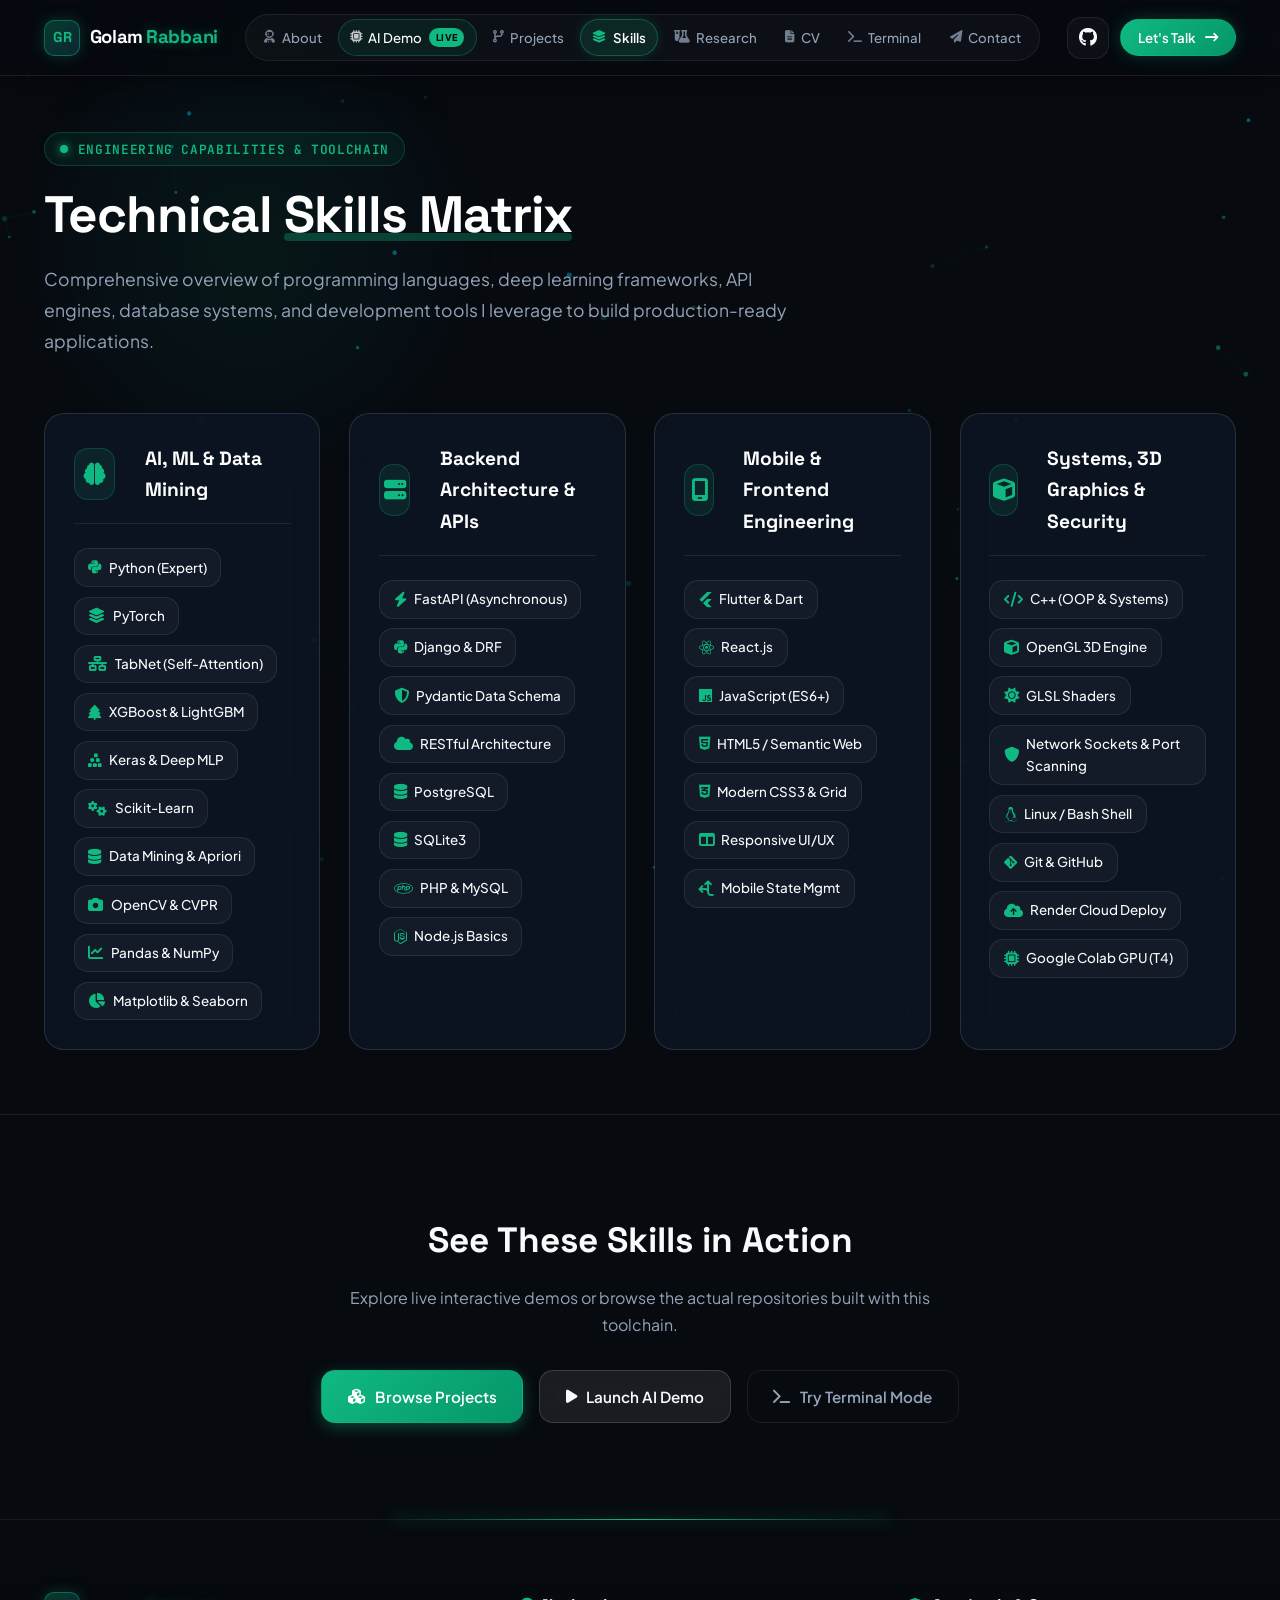
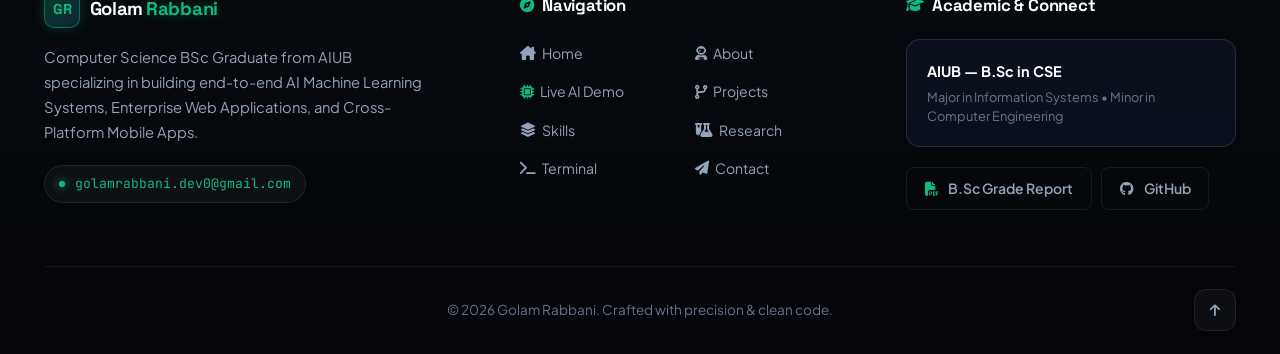
<file: skills.html>
<!DOCTYPE html>
<html lang="en">
<head>
  <meta charset="UTF-8">
  <meta name="viewport" content="width=device-width, initial-scale=1.0">
  <title>Technical Skills Matrix — Golam Rabbani | AI, Full-Stack, Flutter</title>
  <meta name="description" content="Explore Golam Rabbani's core technical competencies across Applied AI, Machine Learning, Data Science, Backend Architecture, Flutter Mobile, and 3D Graphics.">
  <meta name="keywords" content="Golam Rabbani Skills, Machine Learning, Python, PyTorch, Django, React, Flutter, Dart, C++, OpenGL, Data Science, Data Analysis">
  <meta name="author" content="Golam Rabbani">
  <meta name="robots" content="index, follow">
  <link rel="canonical" href="https://golamrabbani09.github.io/skills.html">

  <meta property="og:type" content="website">
  <meta property="og:title" content="Technical Skills Matrix — Golam Rabbani">
  <meta property="og:description" content="Full breakdown of AI/ML, Backend, Frontend/Mobile, and Systems Engineering toolchains.">
  <meta property="og:url" content="https://golamrabbani09.github.io/skills.html">
  <meta property="og:image" content="assets/profile.jpg">
  
  <!-- Google Fonts -->
  <link rel="preconnect" href="https://fonts.googleapis.com">
  <link rel="preconnect" href="https://fonts.gstatic.com" crossorigin>
  <link href="https://fonts.googleapis.com/css2?family=JetBrains+Mono:wght@400;500;600;700&family=Plus+Jakarta+Sans:wght@300;400;500;600;700;800&family=Space+Grotesk:wght@500;600;700;800&display=swap" rel="stylesheet">
  
  <!-- FontAwesome Icons -->
  <link rel="stylesheet" href="https://cdnjs.cloudflare.com/ajax/libs/font-awesome/6.5.1/css/all.min.css" integrity="sha512-DTOQO9RWCH3ppGqcWaEA1BIZOC6xxalwEsw9c2QQeAIftl+Vegovlnee1c9QX4TctnWMn13TZye+giMm8e2LwA==" crossorigin="anonymous" referrerpolicy="no-referrer" />

  <!-- Core Stylesheet -->
  <link rel="stylesheet" href="style.css">
</head>
<body>

  <!-- Ambient Particle Canvas & Cursor Glow -->
  <canvas id="particle-canvas"></canvas>
  <div class="cursor-glow" id="cursor-glow"></div>

  <!-- Toast Notification System -->
  <div id="toast-container" class="toast-container"></div>

  <!-- Universal Navigation Bar -->
  <header class="navbar-wrapper" id="navbar">
    <nav class="navbar-container">
      <a href="index.html" class="nav-brand" title="Golam Rabbani — Home">
        <div class="brand-monogram">GR</div>
        <span class="brand-name">Golam<span class="brand-accent">Rabbani</span></span>
      </a>

      <div class="nav-menu" id="nav-menu">
        <ul class="nav-links">
          <li><a href="about.html" class="nav-link"><i class="fa-solid fa-user-astronaut"></i> <span>About</span></a></li>
          <li><a href="simulator.html" class="nav-link nav-link-special"><i class="fa-solid fa-microchip"></i> <span>AI Demo</span> <span class="nav-pill-badge">Live</span></a></li>
          <li><a href="projects.html" class="nav-link"><i class="fa-solid fa-code-branch"></i> <span>Projects</span></a></li>
          <li><a href="skills.html" class="nav-link active"><i class="fa-solid fa-layer-group"></i> <span>Skills</span></a></li>
          <li><a href="research.html" class="nav-link"><i class="fa-solid fa-flask-vial"></i> <span>Research</span></a></li>
          <li><a href="cv.html" class="nav-link"><i class="fa-solid fa-file-lines"></i> <span>CV</span></a></li>
           <!-- <li><a href="assets/docs/GradeReportByCurriculum22-46560-1.pdf" target="_blank" rel="noopener noreferrer" class="nav-link nav-link-grade" title="Official AIUB Grade Report (PDF)"><i class="fa-solid fa-graduation-cap"></i> <span>B.Sc Grade</span> <span class="nav-tag-badge">PDF</span></a></li>-->
          <li><a href="terminal.html" class="nav-link"><i class="fa-solid fa-terminal"></i> <span>Terminal</span></a></li>
          <li><a href="contact.html" class="nav-link"><i class="fa-solid fa-paper-plane"></i> <span>Contact</span></a></li>
        </ul>
      </div>

      <div class="nav-actions">
        <a href="https://github.com/GolamRabbani09" target="_blank" rel="noopener noreferrer" class="btn btn-icon" title="GitHub Profile">
          <i class="fa-brands fa-github"></i>
        </a>
        <a href="contact.html" class="btn btn-primary btn-sm nav-cta-btn">
          <span>Let's Talk</span>
          <i class="fa-solid fa-arrow-right-long"></i>
        </a>
        <button class="nav-toggle" id="nav-toggle" aria-label="Toggle navigation">
          <span class="bar"></span>
          <span class="bar"></span>
          <span class="bar"></span>
        </button>
      </div>
    </nav>
  </header>

  <main>
    
    <!-- PAGE HERO SECTION -->
    <section class="page-hero">
      <div class="container">
        <div class="page-hero-content" data-reveal>
          <div class="page-hero-badge">
            <span class="status-pulse"></span>
            <span>ENGINEERING CAPABILITIES & TOOLCHAIN</span>
          </div>
          <h1 class="page-hero-title">
            Technical <span class="highlight-name">Skills Matrix</span>
          </h1>
          <p class="page-hero-desc">
            Comprehensive overview of programming languages, deep learning frameworks, API engines, database systems, and development tools I leverage to build production-ready applications.
          </p>
        </div>
      </div>
    </section>

    <!-- SKILLS SECTION -->
    <section class="section-padding" style="padding-top: 1rem; padding-bottom: 4rem;">
      <div class="container">
        <div class="skills-grid">
          
          <!-- Category 1: AI & Data Science -->
          <div class="skill-category-card" data-reveal>
            <div class="skill-card-header">
              <div class="about-card-icon" style="margin-bottom: 0;">
                <i class="fa-solid fa-brain"></i>
              </div>
              <h3 style="margin-left: 1rem; font-family: var(--font-heading);">AI, ML & Data Mining</h3>
            </div>
            <div class="skill-tags-group" style="margin-top: 1.5rem;">
              <div class="skill-badge"><i class="fa-brands fa-python"></i> Python (Expert)</div>
              <div class="skill-badge"><i class="fa-solid fa-layer-group"></i> PyTorch</div>
              <div class="skill-badge"><i class="fa-solid fa-network-wired"></i> TabNet (Self-Attention)</div>
              <div class="skill-badge"><i class="fa-solid fa-tree"></i> XGBoost & LightGBM</div>
              <div class="skill-badge"><i class="fa-solid fa-cubes-stacked"></i> Keras & Deep MLP</div>
              <div class="skill-badge"><i class="fa-solid fa-gears"></i> Scikit-Learn</div>
              <div class="skill-badge"><i class="fa-solid fa-database"></i> Data Mining & Apriori</div>
              <div class="skill-badge"><i class="fa-solid fa-camera"></i> OpenCV & CVPR</div>
              <div class="skill-badge"><i class="fa-solid fa-chart-line"></i> Pandas & NumPy</div>
              <div class="skill-badge"><i class="fa-solid fa-chart-pie"></i> Matplotlib & Seaborn</div>
            </div>
          </div>

          <!-- Category 2: Backend & APIs -->
          <div class="skill-category-card" data-reveal>
            <div class="skill-card-header">
              <div class="about-card-icon" style="margin-bottom: 0;">
                <i class="fa-solid fa-server"></i>
              </div>
              <h3 style="margin-left: 1rem; font-family: var(--font-heading);">Backend Architecture & APIs</h3>
            </div>
            <div class="skill-tags-group" style="margin-top: 1.5rem;">
              <div class="skill-badge"><i class="fa-solid fa-bolt"></i> FastAPI (Asynchronous)</div>
              <div class="skill-badge"><i class="fa-brands fa-python"></i> Django & DRF</div>
              <div class="skill-badge"><i class="fa-solid fa-shield-halved"></i> Pydantic Data Schema</div>
              <div class="skill-badge"><i class="fa-solid fa-cloud"></i> RESTful Architecture</div>
              <div class="skill-badge"><i class="fa-solid fa-database"></i> PostgreSQL</div>
              <div class="skill-badge"><i class="fa-solid fa-database"></i> SQLite3</div>
              <div class="skill-badge"><i class="fa-brands fa-php"></i> PHP & MySQL</div>
              <div class="skill-badge"><i class="fa-brands fa-node-js"></i> Node.js Basics</div>
            </div>
          </div>

          <!-- Category 3: Mobile & Frontend -->
          <div class="skill-category-card" data-reveal>
            <div class="skill-card-header">
              <div class="about-card-icon" style="margin-bottom: 0;">
                <i class="fa-solid fa-mobile-screen"></i>
              </div>
              <h3 style="margin-left: 1rem; font-family: var(--font-heading);">Mobile & Frontend Engineering</h3>
            </div>
            <div class="skill-tags-group" style="margin-top: 1.5rem;">
              <div class="skill-badge"><i class="fa-brands fa-flutter"></i> Flutter & Dart</div>
              <div class="skill-badge"><i class="fa-brands fa-react"></i> React.js</div>
              <div class="skill-badge"><i class="fa-brands fa-js"></i> JavaScript (ES6+)</div>
              <div class="skill-badge"><i class="fa-brands fa-html5"></i> HTML5 / Semantic Web</div>
              <div class="skill-badge"><i class="fa-brands fa-css3-alt"></i> Modern CSS3 & Grid</div>
              <div class="skill-badge"><i class="fa-solid fa-table-columns"></i> Responsive UI/UX</div>
              <div class="skill-badge"><i class="fa-solid fa-arrows-split-up-and-left"></i> Mobile State Mgmt</div>
            </div>
          </div>

          <!-- Category 4: Systems, Graphics & Security -->
          <div class="skill-category-card" data-reveal>
            <div class="skill-card-header">
              <div class="about-card-icon" style="margin-bottom: 0;">
                <i class="fa-solid fa-cube"></i>
              </div>
              <h3 style="margin-left: 1rem; font-family: var(--font-heading);">Systems, 3D Graphics & Security</h3>
            </div>
            <div class="skill-tags-group" style="margin-top: 1.5rem;">
              <div class="skill-badge"><i class="fa-solid fa-code"></i> C++ (OOP & Systems)</div>
              <div class="skill-badge"><i class="fa-solid fa-cube"></i> OpenGL 3D Engine</div>
              <div class="skill-badge"><i class="fa-solid fa-sun"></i> GLSL Shaders</div>
              <div class="skill-badge"><i class="fa-solid fa-shield"></i> Network Sockets & Port Scanning</div>
              <div class="skill-badge"><i class="fa-brands fa-linux"></i> Linux / Bash Shell</div>
              <div class="skill-badge"><i class="fa-brands fa-git-alt"></i> Git & GitHub</div>
              <div class="skill-badge"><i class="fa-solid fa-cloud-arrow-up"></i> Render Cloud Deploy</div>
              <div class="skill-badge"><i class="fa-solid fa-microchip"></i> Google Colab GPU (T4)</div>
            </div>
          </div>

        </div>
      </div>
    </section>

    <!-- QUICK CALL TO ACTION -->
    <section class="section-padding" style="text-align: center; border-top: 1px solid var(--border-subtle);">
      <div class="container" data-reveal>
        <h2 style="font-size: 2.2rem; margin-bottom: 1rem; font-family: var(--font-heading);">See These Skills in Action</h2>
        <p style="color: var(--text-muted); max-width: 600px; margin: 0 auto 2rem auto;">
          Explore live interactive demos or browse the actual repositories built with this toolchain.
        </p>
        <div style="display: flex; gap: 1rem; justify-content: center; flex-wrap: wrap;">
          <a href="projects.html" class="btn btn-primary">
            <i class="fa-solid fa-cubes"></i> Browse Projects
          </a>
          <a href="simulator.html" class="btn btn-secondary">
            <i class="fa-solid fa-play"></i> Launch AI Demo
          </a>
          <a href="terminal.html" class="btn btn-outline">
            <i class="fa-solid fa-terminal"></i> Try Terminal Mode
          </a>
        </div>
      </div>
    </section>

  </main>

  <!-- Universal High-End Footer -->
  <footer class="footer">
    <div class="container">
      <div class="footer-grid">
        
        <!-- Column 1: Brand & Philosophy -->
        <div class="footer-col footer-brand-col">
          <a href="index.html" class="nav-brand">
            <div class="brand-monogram">GR</div>
            <span class="brand-name">Golam<span class="brand-accent">Rabbani</span></span>
          </a>
          <p>
            Computer Science BSc Graduate from AIUB specializing in building end-to-end AI Machine Learning Systems, Enterprise Web Applications, and Cross-Platform Mobile Apps.
          </p>
          <a href="mailto:golamrabbani.dev0@gmail.com" class="footer-email-chip">
            <span class="status-pulse" style="width: 6px; height: 6px;"></span>
            <span>golamrabbani.dev0@gmail.com</span>
          </a>
        </div>

        <!-- Column 2: Navigation Routes -->
        <div class="footer-col">
          <h4><i class="fa-solid fa-compass"></i> Navigation</h4>
          <ul class="footer-nav-list">
            <li><a href="index.html"><i class="fa-solid fa-house-chimney"></i> Home</a></li>
            <li><a href="about.html"><i class="fa-solid fa-user-astronaut"></i> About</a></li>
            <li><a href="simulator.html"><i class="fa-solid fa-microchip text-accent"></i> Live AI Demo</a></li>
            <li><a href="projects.html"><i class="fa-solid fa-code-branch"></i> Projects</a></li>
            <li><a href="skills.html"><i class="fa-solid fa-layer-group"></i> Skills</a></li>
            <li><a href="research.html"><i class="fa-solid fa-flask-vial"></i> Research</a></li>
            <li><a href="terminal.html"><i class="fa-solid fa-terminal"></i> Terminal</a></li>
            <li><a href="contact.html"><i class="fa-solid fa-paper-plane"></i> Contact</a></li>
          </ul>
        </div>

        <!-- Column 3: Academic Credentials & Connect -->
        <div class="footer-col">
          <h4><i class="fa-solid fa-graduation-cap"></i> Academic & Connect</h4>
          <div class="footer-academic-card">
            <h5>AIUB — B.Sc in CSE</h5>
            <p>Major in Information Systems • Minor in Computer Engineering </p>
          </div>
          <div class="footer-quick-btns">
            <a href="assets/docs/GradeReportByCurriculum22-46560-1.pdf" target="_blank" rel="noopener noreferrer" class="btn btn-sm btn-outline" title="Official Grade Report">
              <i class="fa-solid fa-file-pdf text-accent"></i> B.Sc Grade Report
            </a>
            <a href="https://github.com/GolamRabbani09" target="_blank" rel="noopener noreferrer" class="btn btn-sm btn-outline" title="GitHub">
              <i class="fa-brands fa-github"></i> GitHub
            </a>
          </div>
        </div>

      </div>

      <div class="footer-bottom">
        <p>&copy; 2026 Golam Rabbani. Crafted with precision & clean code.</p>
        <button id="back-to-top" class="back-to-top-btn" title="Back to top" aria-label="Back to top">
          <i class="fa-solid fa-arrow-up"></i>
        </button>
      </div>
    </div>
  </footer>

  <!-- Scripts -->
  <script src="script.js"></script>
</body>
</html>
</file>
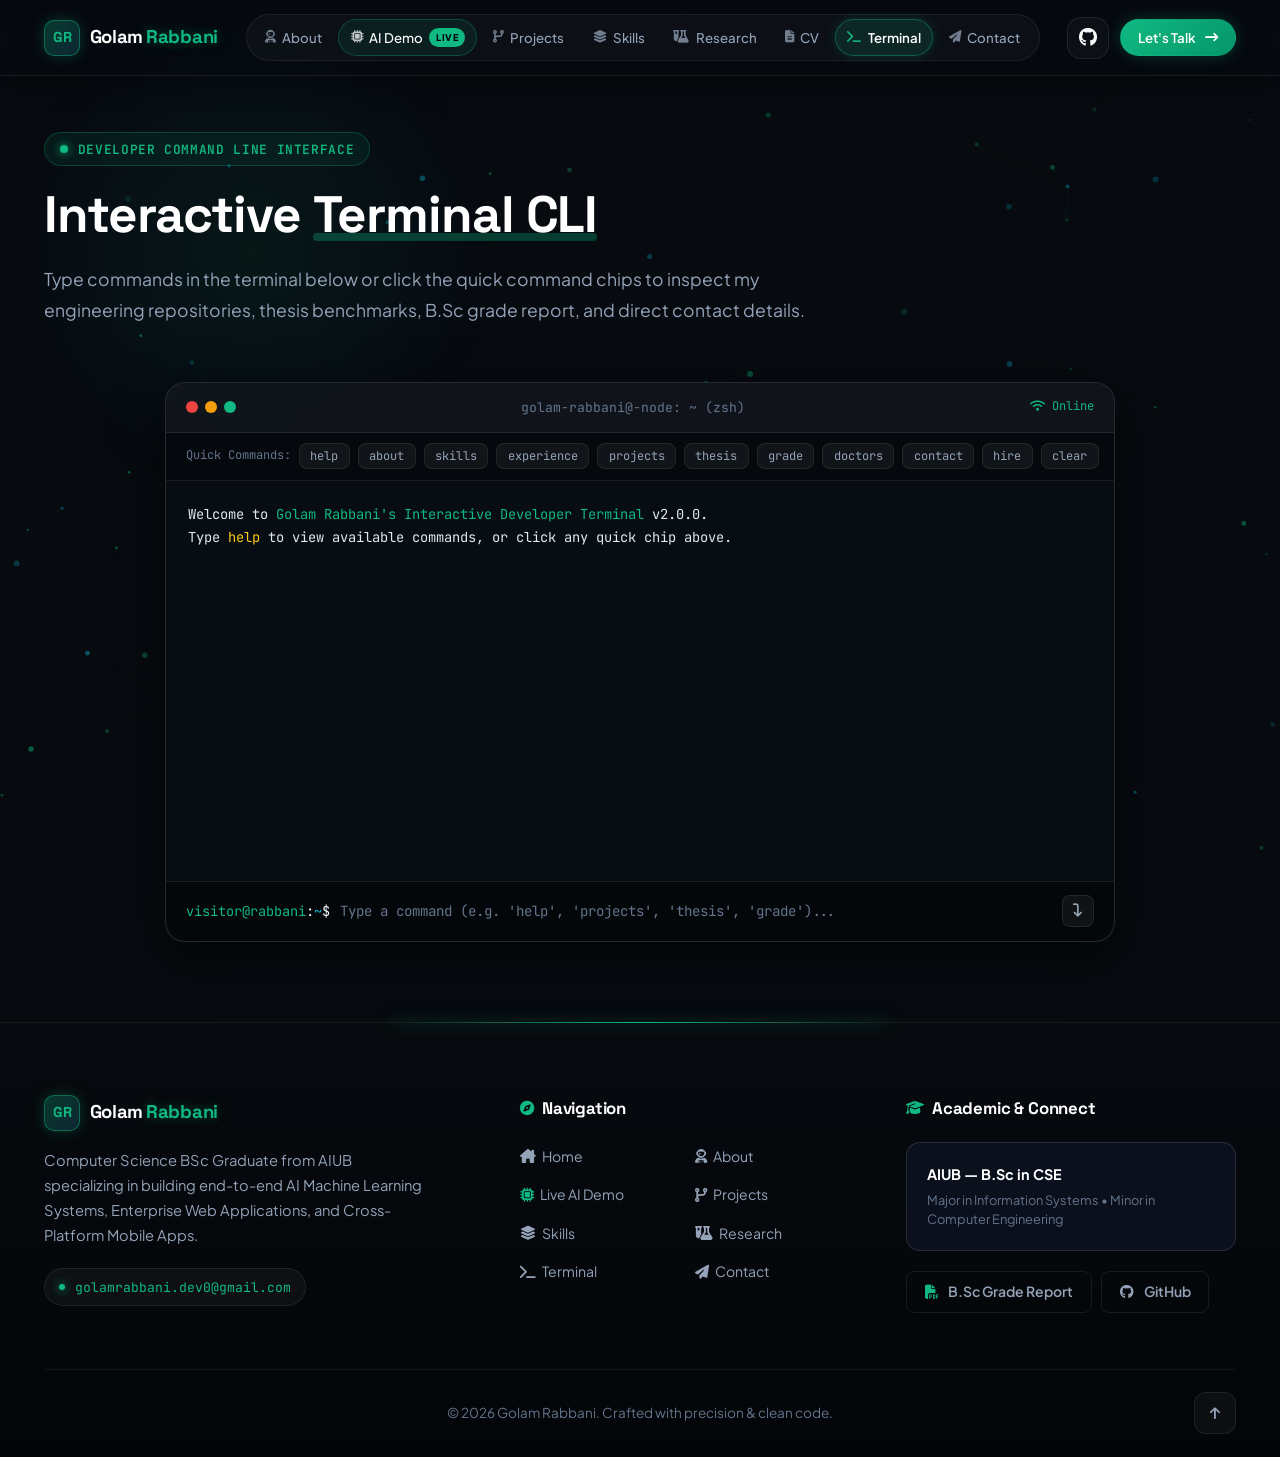
<file: terminal.html>
<!DOCTYPE html>
<html lang="en">
<head>
  <meta charset="UTF-8">
  <meta name="viewport" content="width=device-width, initial-scale=1.0">
  <title>Interactive Terminal CLI — Golam Rabbani | Developer Console</title>
  <meta name="description" content="Explore Golam Rabbani's background, thesis, technical skills, and projects in an interactive developer terminal console.">
  <meta name="keywords" content="Golam Rabbani Terminal, Developer CLI, Interactive Portfolio">
  <meta name="author" content="Golam Rabbani">
  <meta name="robots" content="index, follow">
  <link rel="canonical" href="https://golamrabbani09.github.io/terminal.html">

  <meta property="og:type" content="website">
  <meta property="og:title" content="Interactive Terminal CLI — Golam Rabbani">
  <meta property="og:description" content="Type CLI commands to interact with Golam Rabbani's AI projects and systems.">
  <meta property="og:url" content="https://golamrabbani09.github.io/terminal.html">
  
  <!-- Google Fonts -->
  <link rel="preconnect" href="https://fonts.googleapis.com">
  <link rel="preconnect" href="https://fonts.gstatic.com" crossorigin>
  <link href="https://fonts.googleapis.com/css2?family=JetBrains+Mono:wght@400;500;600;700&family=Plus+Jakarta+Sans:wght@300;400;500;600;700;800&family=Space+Grotesk:wght@500;600;700;800&display=swap" rel="stylesheet">
  
  <!-- FontAwesome Icons -->
  <link rel="stylesheet" href="https://cdnjs.cloudflare.com/ajax/libs/font-awesome/6.5.1/css/all.min.css" integrity="sha512-DTOQO9RWCH3ppGqcWaEA1BIZOC6xxalwEsw9c2QQeAIftl+Vegovlnee1c9QX4TctnWMn13TZye+giMm8e2LwA==" crossorigin="anonymous" referrerpolicy="no-referrer" />

  <!-- Core Stylesheet -->
  <link rel="stylesheet" href="style.css">
</head>
<body>

  <!-- Ambient Particle Canvas & Cursor Glow -->
  <canvas id="particle-canvas"></canvas>
  <div class="cursor-glow" id="cursor-glow"></div>

  <!-- Toast Notification System -->
  <div id="toast-container" class="toast-container"></div>

  <!-- Universal Navigation Bar -->
  <header class="navbar-wrapper" id="navbar">
    <nav class="navbar-container">
      <a href="index.html" class="nav-brand" title="Golam Rabbani — Home">
        <div class="brand-monogram">GR</div>
        <span class="brand-name">Golam<span class="brand-accent">Rabbani</span></span>
      </a>

      <div class="nav-menu" id="nav-menu">
        <ul class="nav-links">
          <li><a href="about.html" class="nav-link"><i class="fa-solid fa-user-astronaut"></i> <span>About</span></a></li>
          <li><a href="simulator.html" class="nav-link nav-link-special"><i class="fa-solid fa-microchip"></i> <span>AI Demo</span> <span class="nav-pill-badge">Live</span></a></li>
          <li><a href="projects.html" class="nav-link"><i class="fa-solid fa-code-branch"></i> <span>Projects</span></a></li>
          <li><a href="skills.html" class="nav-link"><i class="fa-solid fa-layer-group"></i> <span>Skills</span></a></li>
          <li><a href="research.html" class="nav-link"><i class="fa-solid fa-flask-vial"></i> <span>Research</span></a></li>
          <li><a href="cv.html" class="nav-link"><i class="fa-solid fa-file-lines"></i> <span>CV</span></a></li>
             <!--  <li><a href="assets/docs/GradeReportByCurriculum22-46560-1.pdf" target="_blank" rel="noopener noreferrer" class="nav-link nav-link-grade" title="Official AIUB Grade Report (PDF)"><i class="fa-solid fa-graduation-cap"></i> <span>B.Sc Grade</span> <span class="nav-tag-badge">PDF</span></a></li> -->
          <li><a href="terminal.html" class="nav-link active"><i class="fa-solid fa-terminal"></i> <span>Terminal</span></a></li>
          <li><a href="contact.html" class="nav-link"><i class="fa-solid fa-paper-plane"></i> <span>Contact</span></a></li>
        </ul>
      </div>

      <div class="nav-actions">
        <a href="https://github.com/GolamRabbani09" target="_blank" rel="noopener noreferrer" class="btn btn-icon" title="GitHub Profile">
          <i class="fa-brands fa-github"></i>
        </a>
        <a href="contact.html" class="btn btn-primary btn-sm nav-cta-btn">
          <span>Let's Talk</span>
          <i class="fa-solid fa-arrow-right-long"></i>
        </a>
        <button class="nav-toggle" id="nav-toggle" aria-label="Toggle navigation">
          <span class="bar"></span>
          <span class="bar"></span>
          <span class="bar"></span>
        </button>
      </div>
    </nav>
  </header>

  <main>
    
    <!-- PAGE HERO SECTION -->
    <section class="page-hero">
      <div class="container">
        <div class="page-hero-content" data-reveal>
          <div class="page-hero-badge">
            <span class="status-pulse"></span>
            <span>DEVELOPER COMMAND LINE INTERFACE</span>
          </div>
          <h1 class="page-hero-title">
            Interactive <span class="highlight-name">Terminal CLI</span>
          </h1>
          <p class="page-hero-desc">
            Type commands in the terminal below or click the quick command chips to inspect my engineering repositories, thesis benchmarks, B.Sc grade report, and direct contact details.
          </p>
        </div>
      </div>
    </section>

    <!-- TERMINAL SECTION -->
    <section class="section-padding" style="padding-top: 1rem; padding-bottom: 5rem;">
      <div class="container">
        <div class="terminal-window" data-reveal style="max-width: 950px; margin: 0 auto; box-shadow: 0 15px 50px rgba(0, 0, 0, 0.6);">
          <div class="terminal-header">
            <div class="terminal-controls">
              <span class="ctrl-dot dot-close"></span>
              <span class="ctrl-dot dot-min"></span>
              <span class="ctrl-dot dot-max"></span>
            </div>
            <div class="terminal-title">golam-rabbani@-node: ~ (zsh)</div>
            <div class="terminal-status"><i class="fa-solid fa-wifi text-accent"></i> Online</div>
          </div>

          <div class="terminal-quick-chips">
            <span class="chip-label">Quick Commands:</span>
            <button class="term-chip" data-cmd="help">help</button>
            <button class="term-chip" data-cmd="about">about</button>
            <button class="term-chip" data-cmd="skills">skills</button>
            <button class="term-chip" data-cmd="experience">experience</button>
            <button class="term-chip" data-cmd="projects">projects</button>
            <button class="term-chip" data-cmd="thesis">thesis</button>
            <button class="term-chip" data-cmd="grade">grade</button>
            <button class="term-chip" data-cmd="doctors">doctors</button>
            <button class="term-chip" data-cmd="contact">contact</button>
            <button class="term-chip" data-cmd="hire">hire</button>
            <button class="term-chip" data-cmd="clear">clear</button>
          </div>

          <div class="terminal-body" id="terminal-body" style="min-height: 400px; max-height: 480px; overflow-y: auto;">
            <div class="term-line output-line">
              Welcome to <span class="text-accent">Golam Rabbani's Interactive Developer Terminal</span> v2.0.0.
              <br>Type <span class="text-yellow">help</span> to view available commands, or click any quick chip above.
            </div>
          </div>

          <div class="terminal-input-row">
            <span class="term-prompt"><span class="user">visitor@rabbani</span>:<span class="path">~</span>$</span>
            <input type="text" id="terminal-input" class="terminal-input" placeholder="Type a command (e.g. 'help', 'projects', 'thesis', 'grade')..." autocomplete="off" spellcheck="false">
            <button id="terminal-send-btn" class="terminal-send-btn" title="Run command">
              <i class="fa-solid fa-arrow-turn-down"></i>
            </button>
          </div>
        </div>
      </div>
    </section>

  </main>

  <!-- Universal High-End Footer -->
  <footer class="footer">
    <div class="container">
      <div class="footer-grid">
        
        <!-- Column 1: Brand & Philosophy -->
        <div class="footer-col footer-brand-col">
          <a href="index.html" class="nav-brand">
            <div class="brand-monogram">GR</div>
            <span class="brand-name">Golam<span class="brand-accent">Rabbani</span></span>
          </a>
          <p>
            Computer Science BSc Graduate from AIUB specializing in building end-to-end AI Machine Learning Systems, Enterprise Web Applications, and Cross-Platform Mobile Apps.
          </p>
          <a href="mailto:golamrabbani.dev0@gmail.com" class="footer-email-chip">
            <span class="status-pulse" style="width: 6px; height: 6px;"></span>
            <span>golamrabbani.dev0@gmail.com</span>
          </a>
        </div>

        <!-- Column 2: Navigation Routes -->
        <div class="footer-col">
          <h4><i class="fa-solid fa-compass"></i> Navigation</h4>
          <ul class="footer-nav-list">
            <li><a href="index.html"><i class="fa-solid fa-house-chimney"></i> Home</a></li>
            <li><a href="about.html"><i class="fa-solid fa-user-astronaut"></i> About</a></li>
            <li><a href="simulator.html"><i class="fa-solid fa-microchip text-accent"></i> Live AI Demo</a></li>
            <li><a href="projects.html"><i class="fa-solid fa-code-branch"></i> Projects</a></li>
            <li><a href="skills.html"><i class="fa-solid fa-layer-group"></i> Skills</a></li>
            <li><a href="research.html"><i class="fa-solid fa-flask-vial"></i> Research</a></li>
            <li><a href="terminal.html"><i class="fa-solid fa-terminal"></i> Terminal</a></li>
            <li><a href="contact.html"><i class="fa-solid fa-paper-plane"></i> Contact</a></li>
          </ul>
        </div>

        <!-- Column 3: Academic Credentials & Connect -->
        <div class="footer-col">
          <h4><i class="fa-solid fa-graduation-cap"></i> Academic & Connect</h4>
          <div class="footer-academic-card">
            <h5>AIUB — B.Sc in CSE</h5>
            <p>Major in Information Systems • Minor in Computer Engineering </p>
          </div>
          <div class="footer-quick-btns">
            <a href="assets/docs/GradeReportByCurriculum22-46560-1.pdf" target="_blank" rel="noopener noreferrer" class="btn btn-sm btn-outline" title="Official Grade Report">
              <i class="fa-solid fa-file-pdf text-accent"></i> B.Sc Grade Report
            </a>
            <a href="https://github.com/GolamRabbani09" target="_blank" rel="noopener noreferrer" class="btn btn-sm btn-outline" title="GitHub">
              <i class="fa-brands fa-github"></i> GitHub
            </a>
          </div>
        </div>

      </div>

      <div class="footer-bottom">
        <p>&copy; 2026 Golam Rabbani. Crafted with precision & clean code.</p>
        <button id="back-to-top" class="back-to-top-btn" title="Back to top" aria-label="Back to top">
          <i class="fa-solid fa-arrow-up"></i>
        </button>
      </div>
    </div>
  </footer>

  <!-- Scripts -->
  <script src="script.js"></script>
</body>
</html>
</file>
<file: style.css>
/* ==========================================================================
   Golam Rabbani — World-Class Portfolio Design System
   Aesthetics: Deep Obsidian, Frosted Glass, Electric Emerald & Cyan Accents
   ========================================================================== */

/* --- CSS CUSTOM PROPERTIES (DESIGN TOKENS) --- */
:root {
  /* Color Palette */
  --bg-primary: #070a0f;
  --bg-secondary: #0d131e;
  --bg-card: rgba(15, 23, 42, 0.65);
  --bg-card-hover: rgba(22, 33, 58, 0.85);
  --bg-glass: rgba(255, 255, 255, 0.03);
  --bg-glass-strong: rgba(255, 255, 255, 0.07);

  /* Borders & Dividers */
  --border-subtle: rgba(255, 255, 255, 0.08);
  --border-card: rgba(255, 255, 255, 0.12);
  --border-glow: rgba(16, 185, 129, 0.4);

  /* Accents */
  --accent-emerald: #10b981;
  --accent-emerald-glow: rgba(16, 185, 129, 0.25);
  --accent-cyan: #06b6d4;
  --accent-cyan-glow: rgba(6, 182, 212, 0.25);
  --accent-amber: #f59e0b;
  --accent-rose: #f43f5e;
  --accent-azure: #38bdf8;

  /* Typography Colors */
  --text-main: #f8fafc;
  --text-muted: #94a3b8;
  --text-dim: #64748b;
  --text-accent: #34d399;

  /* Typography Families */
  --font-heading: 'Space Grotesk', -apple-system, BlinkMacSystemFont, sans-serif;
  --font-body: 'Plus Jakarta Sans', -apple-system, BlinkMacSystemFont, sans-serif;
  --font-mono: 'JetBrains Mono', monospace;

  /* Shadows */
  --shadow-sm: 0 4px 6px -1px rgba(0, 0, 0, 0.3);
  --shadow-md: 0 10px 15px -3px rgba(0, 0, 0, 0.4);
  --shadow-lg: 0 20px 25px -5px rgba(0, 0, 0, 0.6);
  --shadow-glow: 0 0 35px rgba(16, 185, 129, 0.15);

  /* Transitions */
  --transition-smooth: all 0.3s cubic-bezier(0.16, 1, 0.3, 1);
  --transition-fast: all 0.15s ease;

  /* Layout */
  --container-max: 1240px;
  --navbar-height: 76px;
  --radius-sm: 8px;
  --radius-md: 14px;
  --radius-lg: 20px;
  --radius-full: 9999px;
}

/* --- BASE & RESETS --- */
*, *::before, *::after {
  box-sizing: border-box;
  margin: 0;
  padding: 0;
}

html {
  font-size: 16px;
  scroll-behavior: smooth;
}

body {
  font-family: var(--font-body);
  background-color: var(--bg-primary);
  color: var(--text-main);
  line-height: 1.65;
  overflow-x: hidden;
  position: relative;
  min-height: 100vh;
  -webkit-font-smoothing: antialiased;
}

/* Background Canvas */
#particle-canvas,
#ambient-canvas,
.ambient-canvas {
  position: fixed;
  top: 0;
  left: 0;
  width: 100vw;
  height: 100vh;
  pointer-events: none;
  z-index: 0;
  opacity: 0.7;
}

/* Cursor Glow */
.cursor-glow {
  position: fixed;
  width: 500px;
  height: 500px;
  border-radius: 50%;
  background: radial-gradient(circle, rgba(16, 185, 129, 0.08) 0%, rgba(6, 182, 212, 0.03) 45%, transparent 70%);
  pointer-events: none;
  transform: translate(-50%, -50%);
  z-index: 1;
  transition: transform 0.1s ease-out, opacity 0.3s ease;
}

/* Container */
.container {
  width: 100%;
  max-width: var(--container-max);
  margin-left: auto;
  margin-right: auto;
  padding-left: 1.5rem;
  padding-right: 1.5rem;
}

.section-padding {
  padding-top: 6rem;
  padding-bottom: 6rem;
  position: relative;
  z-index: 2;
}

/* Section Header */
.section-header {
  text-align: center;
  max-width: 760px;
  margin: 0 auto 3.5rem auto;
}

.section-subtitle {
  display: inline-block;
  font-family: var(--font-mono);
  font-size: 0.82rem;
  font-weight: 700;
  letter-spacing: 0.15em;
  color: var(--accent-emerald);
  margin-bottom: 0.75rem;
  text-transform: uppercase;
}

.section-badge {
  display: inline-flex;
  align-items: center;
  gap: 0.5rem;
  padding: 0.4rem 1rem;
  border-radius: var(--radius-full);
  background: rgba(16, 185, 129, 0.12);
  border: 1px solid rgba(16, 185, 129, 0.3);
  color: var(--accent-emerald);
  font-family: var(--font-mono);
  font-size: 0.8rem;
  font-weight: 600;
  letter-spacing: 0.05em;
  margin-bottom: 1rem;
}

.section-title {
  font-family: var(--font-heading);
  font-size: clamp(2rem, 3.5vw, 2.75rem);
  font-weight: 700;
  letter-spacing: -0.02em;
  color: #fff;
  margin-bottom: 1rem;
}

.section-desc {
  font-size: 1.05rem;
  color: var(--text-muted);
}

/* --- BUTTONS & PILLS --- */
.btn {
  display: inline-flex;
  align-items: center;
  justify-content: center;
  gap: 0.6rem;
  padding: 0.8rem 1.6rem;
  border-radius: var(--radius-md);
  font-family: var(--font-body);
  font-weight: 600;
  font-size: 0.95rem;
  text-decoration: none;
  cursor: pointer;
  border: 1px solid transparent;
  transition: var(--transition-smooth);
}

.btn-sm {
  padding: 0.55rem 1.1rem;
  font-size: 0.875rem;
  border-radius: var(--radius-sm);
}

.btn-xs {
  padding: 0.35rem 0.75rem;
  font-size: 0.8rem;
  border-radius: var(--radius-sm);
}

.btn-primary {
  background: linear-gradient(135deg, #10b981 0%, #059669 100%);
  color: #fff;
  box-shadow: 0 4px 15px rgba(16, 185, 129, 0.35);
}

.btn-primary:hover {
  transform: translateY(-2px);
  box-shadow: 0 8px 25px rgba(16, 185, 129, 0.5);
  background: linear-gradient(135deg, #34d399 0%, #10b981 100%);
}

.btn-secondary {
  background: rgba(255, 255, 255, 0.08);
  border-color: rgba(255, 255, 255, 0.15);
  color: var(--text-main);
  backdrop-filter: blur(10px);
}

.btn-secondary:hover {
  background: rgba(255, 255, 255, 0.15);
  border-color: rgba(255, 255, 255, 0.3);
  transform: translateY(-2px);
}

.btn-outline {
  background: transparent;
  border-color: var(--border-subtle);
  color: var(--text-muted);
}

.btn-outline:hover {
  border-color: var(--accent-cyan);
  color: #fff;
  background: rgba(6, 182, 212, 0.08);
  transform: translateY(-2px);
}

.btn-icon {
  width: 42px;
  height: 42px;
  padding: 0;
  border-radius: var(--radius-md);
  background: var(--bg-glass);
  border: 1px solid var(--border-subtle);
  color: var(--text-main);
  font-size: 1.15rem;
}

.btn-icon:hover {
  background: var(--bg-glass-strong);
  border-color: var(--accent-emerald);
  color: var(--accent-emerald);
  transform: translateY(-2px);
}

.btn-block {
  width: 100%;
}

/* --- NAVBAR --- */
.navbar-wrapper {
  position: fixed;
  top: 0;
  left: 0;
  width: 100%;
  height: var(--navbar-height);
  background: rgba(7, 10, 15, 0.85);
  backdrop-filter: blur(24px) saturate(190%);
  -webkit-backdrop-filter: blur(24px) saturate(190%);
  border-bottom: 1px solid rgba(255, 255, 255, 0.08);
  box-shadow: 0 4px 30px rgba(0, 0, 0, 0.5);
  z-index: 1000;
  transition: var(--transition-smooth);
}

.navbar-container {
  display: flex;
  align-items: center;
  justify-content: space-between;
  height: 100%;
  max-width: var(--container-max);
  margin: 0 auto;
  padding: 0 1.5rem;
}

.nav-brand {
  display: flex;
  align-items: center;
  gap: 0.6rem;
  text-decoration: none;
  transition: var(--transition-fast);
  flex-shrink: 0;
}

.brand-monogram {
  width: 36px;
  height: 36px;
  border-radius: 10px;
  background: linear-gradient(135deg, rgba(16, 185, 129, 0.28) 0%, rgba(56, 189, 248, 0.16) 100%);
  border: 1px solid rgba(16, 185, 129, 0.45);
  display: flex;
  align-items: center;
  justify-content: center;
  font-family: var(--font-heading);
  font-size: 0.9rem;
  font-weight: 800;
  color: var(--accent-emerald);
  letter-spacing: -0.5px;
  box-shadow: 0 0 14px rgba(16, 185, 129, 0.25);
  transition: var(--transition-smooth);
}

.nav-brand:hover .brand-monogram {
  transform: scale(1.06) rotate(-2deg);
  border-color: var(--accent-emerald);
  box-shadow: 0 0 20px rgba(16, 185, 129, 0.5);
}

.brand-name {
  font-family: var(--font-heading);
  font-size: 1.16rem;
  font-weight: 700;
  color: #ffffff;
  letter-spacing: -0.3px;
  display: inline-flex;
  align-items: center;
}

.brand-accent {
  color: var(--accent-emerald);
  text-shadow: 0 0 12px rgba(16, 185, 129, 0.4);
  margin-left: 3px;
}

.nav-menu {
  display: flex;
  align-items: center;
}

.nav-links {
  display: flex;
  align-items: center;
  gap: 0.2rem;
  list-style: none;
  background: rgba(255, 255, 255, 0.03);
  border: 1px solid rgba(255, 255, 255, 0.07);
  border-radius: var(--radius-full);
  padding: 0.25rem 0.35rem;
}

.nav-link {
  text-decoration: none;
  font-size: 0.83rem;
  font-weight: 500;
  color: var(--text-muted);
  display: inline-flex;
  align-items: center;
  gap: 0.4rem;
  padding: 0.38rem 0.72rem;
  border-radius: var(--radius-full);
  border: 1px solid transparent;
  transition: var(--transition-fast);
  white-space: nowrap;
}

.nav-link i {
  font-size: 0.78rem;
  opacity: 0.75;
  transition: var(--transition-fast);
}

.nav-link:hover {
  color: #ffffff;
  background: rgba(255, 255, 255, 0.07);
}

.nav-link:hover i {
  color: var(--accent-emerald);
  opacity: 1;
}

/* Nav Link Active State */
.nav-link.active {
  color: #ffffff;
  background: rgba(16, 185, 129, 0.14);
  border: 1px solid rgba(16, 185, 129, 0.38);
  box-shadow: 0 0 12px rgba(16, 185, 129, 0.18);
  font-weight: 600;
}

.nav-link.active i {
  color: var(--accent-emerald);
  opacity: 1;
}

/* Nav Link Special Highlights */
.nav-link-special {
  background: rgba(16, 185, 129, 0.09);
  border: 1px solid rgba(16, 185, 129, 0.28);
  color: #ffffff;
}

.nav-link-special:hover,
.nav-link-special.active {
  background: rgba(16, 185, 129, 0.22);
  border-color: var(--accent-emerald);
  box-shadow: 0 0 16px rgba(16, 185, 129, 0.35);
}

.nav-pill-badge {
  font-size: 0.58rem;
  font-weight: 800;
  text-transform: uppercase;
  letter-spacing: 0.5px;
  padding: 0.1rem 0.42rem;
  border-radius: var(--radius-full);
  background: var(--accent-emerald);
  color: #05080c;
}

.nav-tag-badge {
  font-size: 0.56rem;
  font-weight: 800;
  text-transform: uppercase;
  letter-spacing: 0.5px;
  padding: 0.1rem 0.36rem;
  border-radius: 4px;
  background: rgba(239, 68, 68, 0.15);
  border: 1px solid rgba(239, 68, 68, 0.35);
  color: #f87171;
}

.nav-actions {
  display: flex;
  align-items: center;
  gap: 0.65rem;
  flex-shrink: 0;
}

.nav-cta-btn {
  padding: 0.42rem 1.05rem !important;
  font-size: 0.83rem !important;
  border-radius: var(--radius-full) !important;
  box-shadow: 0 0 16px rgba(16, 185, 129, 0.25);
  font-weight: 600;
}

.nav-toggle {
  display: none;
  flex-direction: column;
  gap: 5px;
  background: transparent;
  border: none;
  cursor: pointer;
  padding: 0.4rem;
}

.nav-toggle .bar {
  width: 22px;
  height: 2px;
  background: #fff;
  border-radius: 2px;
  transition: var(--transition-fast);
}

/* --- DEDICATED INNER PAGE HERO COMPONENT --- */
.page-hero {
  padding-top: calc(var(--navbar-height) + 3.5rem);
  padding-bottom: 2.5rem;
  position: relative;
  z-index: 2;
}

.page-hero-content {
  max-width: 860px;
}

.page-hero-badge {
  display: inline-flex;
  align-items: center;
  gap: 0.6rem;
  padding: 0.35rem 0.95rem;
  border-radius: var(--radius-full);
  background: rgba(16, 185, 129, 0.08);
  border: 1px solid rgba(16, 185, 129, 0.25);
  color: var(--accent-emerald);
  font-family: var(--font-mono);
  font-size: 0.8rem;
  font-weight: 600;
  letter-spacing: 0.05em;
  margin-bottom: 1.25rem;
}

.page-hero-title {
  font-family: var(--font-heading);
  font-size: clamp(2.2rem, 5vw, 3.2rem);
  font-weight: 800;
  line-height: 1.15;
  color: #ffffff;
  letter-spacing: -0.02em;
  margin-bottom: 1.2rem;
}

.page-hero-desc {
  font-size: 1.1rem;
  line-height: 1.75;
  color: var(--text-muted);
  max-width: 780px;
}

/* --- HERO SECTION --- */
.hero-section {
  min-height: 100vh;
  padding-top: calc(var(--navbar-height) + 3rem);
  padding-bottom: 4rem;
  display: flex;
  align-items: center;
  position: relative;
  z-index: 2;
}

.hero-grid {
  display: grid;
  grid-template-columns: 1.15fr 0.85fr;
  gap: 3.5rem;
  align-items: center;
}

.status-badge {
  display: inline-flex;
  align-items: center;
  gap: 0.6rem;
  padding: 0.4rem 1rem;
  border-radius: var(--radius-full);
  background: rgba(16, 185, 129, 0.08);
  border: 1px solid rgba(16, 185, 129, 0.25);
  color: var(--accent-emerald);
  font-family: var(--font-mono);
  font-size: 0.82rem;
  font-weight: 600;
  margin-bottom: 1.5rem;
}

.status-pulse {
  width: 8px;
  height: 8px;
  border-radius: 50%;
  background: var(--accent-emerald);
  box-shadow: 0 0 10px var(--accent-emerald);
  animation: pulse-dot 2s infinite;
}

@keyframes pulse-dot {
  0% { transform: scale(0.95); box-shadow: 0 0 0 0 rgba(16, 185, 129, 0.7); }
  70% { transform: scale(1); box-shadow: 0 0 0 8px rgba(16, 185, 129, 0); }
  100% { transform: scale(0.95); box-shadow: 0 0 0 0 rgba(16, 185, 129, 0); }
}

.hero-title {
  font-family: var(--font-heading);
  font-size: clamp(2.4rem, 4.2vw, 3.6rem);
  font-weight: 800;
  line-height: 1.15;
  letter-spacing: -0.03em;
  color: #fff;
  margin-bottom: 1.25rem;
}

.highlight-name {
  color: #fff;
  position: relative;
  display: inline-block;
}

.highlight-name::after {
  content: '';
  position: absolute;
  bottom: 4px;
  left: 0;
  width: 100%;
  height: 8px;
  background: rgba(16, 185, 129, 0.3);
  z-index: -1;
  border-radius: 4px;
}

.typing-container {
  color: var(--accent-cyan);
  font-size: clamp(1.4rem, 2.4vw, 2rem);
  font-weight: 600;
  font-family: var(--font-mono);
}

.cursor-blink {
  animation: blink 1s infinite;
  color: var(--accent-emerald);
}

@keyframes blink {
  0%, 100% { opacity: 1; }
  50% { opacity: 0; }
}

.hero-description {
  font-size: 1.1rem;
  color: var(--text-muted);
  line-height: 1.7;
  margin-bottom: 2rem;
}

.hero-description strong {
  color: #fff;
}

.hero-stats {
  display: flex;
  gap: 1.5rem;
  margin-bottom: 2.2rem;
}

.stat-card {
  padding: 0.9rem 1.25rem;
  background: var(--bg-card);
  border: 1px solid var(--border-subtle);
  border-radius: var(--radius-md);
  backdrop-filter: blur(12px);
  display: flex;
  flex-direction: column;
}

.stat-number {
  font-family: var(--font-heading);
  font-size: 1.6rem;
  font-weight: 700;
  color: var(--accent-emerald);
}

.stat-label {
  font-size: 0.8rem;
  color: var(--text-dim);
  font-weight: 500;
}

.hero-cta-group {
  display: flex;
  flex-wrap: wrap;
  gap: 1rem;
  margin-bottom: 2rem;
}

.hero-socials {
  display: flex;
  align-items: center;
  gap: 0.9rem;
}

.social-label {
  font-size: 0.85rem;
  color: var(--text-dim);
  font-family: var(--font-mono);
}

.social-link {
  width: 38px;
  height: 38px;
  border-radius: 50%;
  background: var(--bg-glass);
  border: 1px solid var(--border-subtle);
  color: var(--text-muted);
  display: flex;
  align-items: center;
  justify-content: center;
  text-decoration: none;
  font-size: 1.05rem;
  transition: var(--transition-fast);
}

.social-link:hover {
  background: var(--bg-glass-strong);
  color: var(--accent-emerald);
  border-color: var(--accent-emerald);
  transform: translateY(-3px);
}

/* 3D Visual Card in Hero */
.visual-card-wrapper {
  position: relative;
  perspective: 1000px;
}

.profile-hero-card {
  background: rgba(13, 19, 30, 0.85);
  border: 1px solid var(--border-card);
  border-radius: var(--radius-lg);
  backdrop-filter: blur(20px);
  box-shadow: 0 25px 50px -12px rgba(0, 0, 0, 0.7), var(--shadow-glow);
  overflow: hidden;
  transition: transform 0.5s cubic-bezier(0.16, 1, 0.3, 1), box-shadow 0.4s ease;
  max-width: 440px;
  margin: 0 auto;
}

.profile-hero-card:hover {
  transform: translateY(-6px) scale(1.01);
  box-shadow: 0 30px 60px -10px rgba(0, 0, 0, 0.8), 0 0 45px rgba(16, 185, 129, 0.25);
  border-color: rgba(16, 185, 129, 0.4);
}

.profile-image-container {
  position: relative;
  width: 100%;
  height: 380px;
  overflow: hidden;
  background: #0b0f17;
}

.profile-photo {
  width: 100%;
  height: 100%;
  object-fit: cover;
  object-position: center top;
  transition: transform 0.6s cubic-bezier(0.16, 1, 0.3, 1);
}

.profile-hero-card:hover .profile-photo {
  transform: scale(1.04);
}

.profile-gradient-overlay {
  position: absolute;
  bottom: 0;
  left: 0;
  width: 100%;
  height: 45%;
  background: linear-gradient(180deg, transparent 0%, rgba(13, 19, 30, 0.95) 100%);
  pointer-events: none;
}

.profile-status-chip {
  position: absolute;
  bottom: 14px;
  left: 16px;
  display: inline-flex;
  align-items: center;
  gap: 0.5rem;
  padding: 0.35rem 0.85rem;
  background: rgba(15, 23, 42, 0.85);
  border: 1px solid rgba(16, 185, 129, 0.4);
  border-radius: var(--radius-full);
  font-family: var(--font-mono);
  font-size: 0.78rem;
  font-weight: 600;
  color: var(--accent-emerald);
  backdrop-filter: blur(10px);
  box-shadow: 0 4px 15px rgba(0, 0, 0, 0.5);
}

.pulse-dot-sm {
  width: 7px;
  height: 7px;
  border-radius: 50%;
  background: var(--accent-emerald);
  box-shadow: 0 0 8px var(--accent-emerald);
  animation: pulse-dot 2s infinite;
}

.profile-card-details {
  padding: 1.4rem;
  background: rgba(13, 19, 30, 0.95);
}

.profile-name-row {
  display: flex;
  align-items: center;
  justify-content: space-between;
  margin-bottom: 1rem;
}

.profile-card-name {
  font-family: var(--font-heading);
  font-size: 1.35rem;
  font-weight: 700;
  color: #fff;
  line-height: 1.2;
}

.profile-card-sub {
  font-size: 0.85rem;
  color: var(--accent-cyan);
  font-family: var(--font-mono);
  margin-top: 2px;
}

.verified-badge {
  color: var(--accent-emerald);
  font-size: 1.35rem;
}

.profile-tech-pills {
  display: flex;
  flex-wrap: wrap;
  gap: 0.5rem;
}

.pill-item {
  font-family: var(--font-mono);
  font-size: 0.75rem;
  padding: 0.3rem 0.7rem;
  border-radius: var(--radius-sm);
  background: rgba(255, 255, 255, 0.05);
  border: 1px solid var(--border-subtle);
  color: var(--text-muted);
  display: flex;
  align-items: center;
  gap: 0.4rem;
  transition: var(--transition-fast);
}

.pill-item:hover {
  background: rgba(16, 185, 129, 0.12);
  color: var(--accent-emerald);
  border-color: rgba(16, 185, 129, 0.3);
}

.pill-item i {
  color: var(--accent-emerald);
}

/* Floating Badges */
.floating-badge {
  position: absolute;
  padding: 0.75rem 1.1rem;
  background: rgba(15, 23, 42, 0.92);
  border: 1px solid rgba(255, 255, 255, 0.15);
  border-radius: var(--radius-md);
  backdrop-filter: blur(16px);
  box-shadow: var(--shadow-lg);
  display: flex;
  align-items: center;
  gap: 0.85rem;
  z-index: 10;
  animation: float 4s ease-in-out infinite;
}

.floating-badge i {
  font-size: 1.4rem;
  color: var(--accent-emerald);
}

.floating-badge strong {
  display: block;
  font-size: 0.85rem;
  color: #fff;
}

.floating-badge span {
  font-size: 0.75rem;
  color: var(--text-dim);
  font-family: var(--font-mono);
}

.badge-top {
  top: -20px;
  right: -20px;
  animation-delay: 0s;
}

.badge-bottom {
  bottom: -20px;
  left: -20px;
  animation-delay: 2s;
}

@keyframes float {
  0%, 100% { transform: translateY(0); }
  50% { transform: translateY(-8px); }
}

/* --- ABOUT SECTION --- */
.about-grid {
  display: grid;
  grid-template-columns: repeat(auto-fit, minmax(280px, 1fr));
  gap: 1.75rem;
}

.about-card {
  background: var(--bg-card);
  border: 1px solid var(--border-card);
  border-radius: var(--radius-lg);
  padding: 2.2rem 1.8rem;
  backdrop-filter: blur(16px);
  transition: var(--transition-smooth);
  position: relative;
  overflow: hidden;
}

.about-card::before {
  content: '';
  position: absolute;
  top: 0;
  left: 0;
  width: 100%;
  height: 3px;
  background: linear-gradient(90deg, var(--accent-emerald), var(--accent-cyan));
  opacity: 0;
  transition: var(--transition-fast);
}

.about-card:hover {
  background: var(--bg-card-hover);
  border-color: rgba(16, 185, 129, 0.4);
  transform: translateY(-6px);
  box-shadow: var(--shadow-lg), var(--shadow-glow);
}

.about-card:hover::before {
  opacity: 1;
}

.about-card-icon {
  width: 52px;
  height: 52px;
  border-radius: var(--radius-md);
  background: rgba(16, 185, 129, 0.1);
  border: 1px solid rgba(16, 185, 129, 0.25);
  color: var(--accent-emerald);
  display: flex;
  align-items: center;
  justify-content: center;
  font-size: 1.4rem;
  margin-bottom: 1.4rem;
}

.about-card h3 {
  font-family: var(--font-heading);
  font-size: 1.3rem;
  font-weight: 700;
  color: #fff;
  margin-bottom: 0.9rem;
}

.about-card p {
  color: var(--text-muted);
  font-size: 0.95rem;
  line-height: 1.65;
  margin-bottom: 1.4rem;
}

.about-feature-list {
  list-style: none;
  display: flex;
  flex-direction: column;
  gap: 0.6rem;
}

.about-feature-list li {
  font-size: 0.88rem;
  color: var(--text-muted);
  display: flex;
  align-items: flex-start;
  gap: 0.6rem;
}

.about-feature-list li i {
  color: var(--accent-emerald);
  margin-top: 3px;
  font-size: 0.85rem;
}

/* --- AI THESIS SHOWCASE BANNER --- */
.ai-showcase-section {
  background: linear-gradient(180deg, var(--bg-primary) 0%, #080e18 50%, var(--bg-primary) 100%);
}

.ai-feature-banner {
  background: linear-gradient(135deg, rgba(13, 19, 30, 0.95) 0%, rgba(6, 182, 212, 0.06) 100%);
  border: 1px solid rgba(16, 185, 129, 0.3);
  border-radius: var(--radius-lg);
  padding: 3rem;
  display: grid;
  grid-template-columns: 1.2fr 1fr;
  gap: 3rem;
  align-items: center;
  box-shadow: 0 20px 50px rgba(0, 0, 0, 0.6), 0 0 35px rgba(16, 185, 129, 0.15);
  position: relative;
  overflow: hidden;
}

.ai-feature-banner::before {
  content: '';
  position: absolute;
  top: -80px;
  right: -80px;
  width: 300px;
  height: 300px;
  background: radial-gradient(circle, rgba(16, 185, 129, 0.15) 0%, rgba(0, 0, 0, 0) 70%);
  pointer-events: none;
}

.ai-badge-live {
  display: inline-flex;
  align-items: center;
  gap: 0.6rem;
  font-family: var(--font-mono);
  font-size: 0.76rem;
  font-weight: 700;
  color: var(--accent-emerald);
  background: rgba(16, 185, 129, 0.12);
  border: 1px solid rgba(16, 185, 129, 0.4);
  padding: 0.35rem 0.85rem;
  border-radius: var(--radius-full);
  margin-bottom: 1.2rem;
  letter-spacing: 0.06em;
}

.pulse-dot {
  width: 8px;
  height: 8px;
  border-radius: 50%;
  background: var(--accent-emerald);
  box-shadow: 0 0 8px var(--accent-emerald);
  animation: pulseGreen 1.8s infinite;
}

.ai-banner-heading {
  font-family: var(--font-heading);
  font-size: clamp(1.6rem, 2.5vw, 2.2rem);
  font-weight: 700;
  color: #fff;
  line-height: 1.25;
  margin-bottom: 1.2rem;
}

.ai-banner-desc {
  font-size: 1rem;
  color: var(--text-muted);
  line-height: 1.7;
  margin-bottom: 1.8rem;
}

.ai-banner-highlights {
  display: grid;
  grid-template-columns: repeat(2, 1fr);
  gap: 1rem;
  margin-bottom: 2.2rem;
}

.highlight-item {
  display: flex;
  align-items: center;
  gap: 0.65rem;
  font-size: 0.92rem;
  color: var(--text-main);
}

.highlight-item strong {
  color: #fff;
}

.ai-banner-actions {
  display: flex;
  align-items: center;
  gap: 1rem;
  flex-wrap: wrap;
}

/* Glass Mockup Preview */
.ai-banner-preview {
  perspective: 1000px;
}

.preview-glass-card {
  background: rgba(7, 10, 16, 0.92);
  border: 1px solid rgba(6, 182, 212, 0.35);
  border-radius: var(--radius-md);
  box-shadow: 0 25px 60px rgba(0, 0, 0, 0.8), 0 0 30px rgba(6, 182, 212, 0.2);
  overflow: hidden;
  transition: transform 0.4s ease, box-shadow 0.4s ease;
}

.preview-glass-card:hover {
  transform: translateY(-6px) rotateX(2deg);
  box-shadow: 0 30px 70px rgba(0, 0, 0, 0.9), 0 0 40px rgba(6, 182, 212, 0.3);
}

.preview-bar {
  display: flex;
  align-items: center;
  gap: 0.45rem;
  padding: 0.75rem 1.1rem;
  background: rgba(255, 255, 255, 0.04);
  border-bottom: 1px solid var(--border-subtle);
}

.preview-bar .dot {
  width: 10px;
  height: 10px;
  border-radius: 50%;
}

.preview-bar .dot.red { background: #ef4444; }
.preview-bar .dot.yellow { background: #f59e0b; }
.preview-bar .dot.green { background: #10b981; }

.preview-url {
  margin-left: 0.8rem;
  font-family: var(--font-mono);
  font-size: 0.75rem;
  color: var(--text-dim);
}

.preview-body {
  padding: 1.5rem;
  display: flex;
  flex-direction: column;
  gap: 1.1rem;
}

.preview-top {
  display: flex;
  justify-content: space-between;
  align-items: flex-start;
  gap: 1rem;
}

.preview-kicker {
  font-family: var(--font-mono);
  font-size: 0.72rem;
  color: var(--accent-cyan);
  font-weight: 700;
  display: block;
  margin-bottom: 0.25rem;
}

.preview-disease {
  font-family: var(--font-heading);
  font-size: 1.2rem;
  color: #fff;
  font-weight: 700;
}

.preview-conf {
  font-family: var(--font-heading);
  font-size: 1.35rem;
  font-weight: 800;
  color: var(--accent-emerald);
  background: rgba(16, 185, 129, 0.15);
  border: 1px solid var(--accent-emerald);
  padding: 0.35rem 0.75rem;
  border-radius: var(--radius-sm);
}

.preview-tags {
  display: flex;
  gap: 0.45rem;
  flex-wrap: wrap;
}

.preview-tags span {
  font-size: 0.78rem;
  padding: 0.25rem 0.65rem;
  border-radius: var(--radius-full);
  background: rgba(16, 185, 129, 0.12);
  border: 1px solid rgba(16, 185, 129, 0.3);
  color: var(--accent-emerald);
}

.preview-spec {
  display: flex;
  align-items: center;
  gap: 0.85rem;
  padding: 0.85rem 1rem;
  background: rgba(255, 255, 255, 0.03);
  border: 1px solid var(--border-subtle);
  border-radius: var(--radius-sm);
}

.preview-spec i {
  font-size: 1.4rem;
}

.preview-spec strong {
  display: block;
  font-size: 0.95rem;
  color: #fff;
}

.preview-spec small {
  font-size: 0.76rem;
  color: var(--text-dim);
}

.preview-action-btn {
  display: flex;
  align-items: center;
  justify-content: center;
  gap: 0.6rem;
  padding: 0.75rem 1.2rem;
  border-radius: var(--radius-sm);
  background: linear-gradient(135deg, #10b981 0%, #06b6d4 100%);
  color: #000;
  font-weight: 700;
  font-size: 0.9rem;
  text-decoration: none;
  transition: var(--transition-fast);
  box-shadow: 0 0 20px rgba(16, 185, 129, 0.4);
}

.preview-action-btn:hover {
  box-shadow: 0 0 30px rgba(16, 185, 129, 0.7);
  transform: translateY(-2px);
}

@media (max-width: 992px) {
  .ai-feature-banner {
    grid-template-columns: 1fr;
    padding: 2rem 1.5rem;
    gap: 2rem;
  }
}

/* --- FEATURED PROJECTS GALLERY --- */
.project-filters {
  display: flex;
  justify-content: center;
  flex-wrap: wrap;
  gap: 0.6rem;
  margin-bottom: 3rem;
}

.filter-btn {
  background: rgba(255, 255, 255, 0.04);
  border: 1px solid var(--border-subtle);
  color: var(--text-muted);
  padding: 0.55rem 1.25rem;
  border-radius: var(--radius-full);
  font-size: 0.88rem;
  font-weight: 600;
  cursor: pointer;
  transition: var(--transition-fast);
}

.filter-btn:hover {
  background: rgba(255, 255, 255, 0.09);
  color: #fff;
  border-color: rgba(255, 255, 255, 0.2);
}

.filter-btn.active {
  background: rgba(16, 185, 129, 0.15);
  border-color: var(--accent-emerald);
  color: var(--accent-emerald);
  box-shadow: 0 0 15px rgba(16, 185, 129, 0.25);
}

.projects-grid {
  display: grid;
  grid-template-columns: repeat(auto-fill, minmax(280px, 1fr));
  gap: 1.75rem;
}

.project-card {
  background: var(--bg-card);
  border: 1px solid var(--border-card);
  border-radius: var(--radius-lg);
  overflow: hidden;
  backdrop-filter: blur(16px);
  display: flex;
  flex-direction: column;
  transition: var(--transition-smooth);
}

.project-card:hover {
  background: var(--bg-card-hover);
  border-color: rgba(16, 185, 129, 0.4);
  transform: translateY(-6px);
  box-shadow: var(--shadow-lg), var(--shadow-glow);
}

.project-card.featured {
  border-color: rgba(16, 185, 129, 0.35);
  background: linear-gradient(180deg, rgba(16, 185, 129, 0.06) 0%, rgba(15, 23, 42, 0.8) 100%);
}

.project-card-banner {
  padding: 0.85rem 1.4rem;
  background: rgba(255, 255, 255, 0.03);
  border-bottom: 1px solid var(--border-subtle);
  display: flex;
  align-items: center;
  justify-content: space-between;
}

.badge-flagship {
  font-family: var(--font-mono);
  font-size: 0.75rem;
  font-weight: 700;
  padding: 0.25rem 0.65rem;
  border-radius: var(--radius-sm);
  background: rgba(16, 185, 129, 0.2);
  border: 1px solid var(--accent-emerald);
  color: var(--accent-emerald);
}

.badge-status {
  font-family: var(--font-mono);
  font-size: 0.75rem;
  font-weight: 600;
  color: var(--text-dim);
}

.badge-lang {
  font-family: var(--font-mono);
  font-size: 0.75rem;
  color: var(--text-dim);
}

.project-card-body {
  padding: 1.6rem 1.4rem;
  flex: 1;
  display: flex;
  flex-direction: column;
}

.project-icon-title {
  display: flex;
  align-items: flex-start;
  gap: 1rem;
  margin-bottom: 1rem;
}

.project-icon {
  width: 44px;
  height: 44px;
  border-radius: var(--radius-md);
  background: rgba(16, 185, 129, 0.1);
  border: 1px solid rgba(16, 185, 129, 0.2);
  color: var(--accent-emerald);
  display: flex;
  align-items: center;
  justify-content: center;
  font-size: 1.25rem;
  flex-shrink: 0;
}

.project-title {
  font-family: var(--font-heading);
  font-size: 1.2rem;
  font-weight: 700;
  color: #fff;
  line-height: 1.3;
}

.project-role {
  font-size: 0.8rem;
  color: var(--accent-cyan);
  font-family: var(--font-mono);
  display: block;
}

.project-desc {
  color: var(--text-muted);
  font-size: 0.92rem;
  line-height: 1.6;
  margin-bottom: 1.4rem;
  flex: 1;
}

.project-metrics {
  display: flex;
  gap: 1rem;
  padding: 0.75rem 1rem;
  background: rgba(0, 0, 0, 0.25);
  border-radius: var(--radius-sm);
  margin-bottom: 1.2rem;
}

.project-metrics .metric {
  display: flex;
  flex-direction: column;
  flex: 1;
}

.project-metrics .metric strong {
  font-family: var(--font-heading);
  font-size: 1rem;
  color: #fff;
}

.project-metrics .metric span {
  font-size: 0.72rem;
  color: var(--text-dim);
}

.highlight-green {
  color: var(--accent-emerald) !important;
}

.tech-stack-tags {
  display: flex;
  flex-wrap: wrap;
  gap: 0.45rem;
}

.tech-stack-tags span {
  font-family: var(--font-mono);
  font-size: 0.75rem;
  padding: 0.25rem 0.6rem;
  background: rgba(255, 255, 255, 0.04);
  border: 1px solid var(--border-subtle);
  border-radius: var(--radius-sm);
  color: var(--text-dim);
}

.project-card-footer {
  padding: 1rem 1.4rem;
  background: rgba(0, 0, 0, 0.2);
  border-top: 1px solid var(--border-subtle);
  display: flex;
  align-items: center;
  justify-content: flex-end;
  gap: 0.75rem;
}

/* --- RESEARCH & THESIS SECTION --- */
.research-showcase-card {
  background: rgba(13, 19, 30, 0.85);
  border: 1px solid var(--border-card);
  border-radius: var(--radius-lg);
  padding: 2.5rem;
  backdrop-filter: blur(20px);
}

.research-header-row {
  display: flex;
  justify-content: space-between;
  align-items: flex-start;
  gap: 1.5rem;
  padding-bottom: 1.8rem;
  margin-bottom: 2rem;
  border-bottom: 1px solid var(--border-subtle);
}

.research-tag {
  font-family: var(--font-mono);
  font-size: 0.78rem;
  font-weight: 700;
  letter-spacing: 0.08em;
  color: var(--accent-emerald);
  display: block;
  margin-bottom: 0.4rem;
}

.research-heading {
  font-family: var(--font-heading);
  font-size: clamp(1.4rem, 2.2vw, 1.8rem);
  font-weight: 700;
  color: #fff;
  line-height: 1.3;
}

.research-grid {
  display: grid;
  grid-template-columns: repeat(auto-fit, minmax(260px, 1fr));
  gap: 1.8rem;
  margin-bottom: 2.5rem;
}

.research-block {
  background: rgba(255, 255, 255, 0.02);
  border: 1px solid var(--border-subtle);
  border-radius: var(--radius-md);
  padding: 1.4rem;
}

.research-block h4 {
  font-family: var(--font-heading);
  font-size: 1.05rem;
  color: #fff;
  margin-bottom: 0.6rem;
  display: flex;
  align-items: center;
  gap: 0.5rem;
}

.research-block p {
  font-size: 0.9rem;
  color: var(--text-muted);
  line-height: 1.6;
}

.text-accent {
  color: var(--accent-emerald);
}

.text-yellow {
  color: #facc15;
}

/* Benchmark Table */
.research-table-wrapper {
  margin-top: 1.5rem;
}

.table-title {
  font-family: var(--font-heading);
  font-size: 1.1rem;
  color: #fff;
  margin-bottom: 1rem;
  display: flex;
  align-items: center;
  gap: 0.6rem;
}

.table-responsive {
  overflow-x: auto;
}

.benchmark-table {
  width: 100%;
  border-collapse: collapse;
  font-size: 0.9rem;
  text-align: left;
}

.benchmark-table th, .benchmark-table td {
  padding: 0.9rem 1.1rem;
  border-bottom: 1px solid var(--border-subtle);
}

.benchmark-table th {
  background: rgba(255, 255, 255, 0.04);
  color: var(--text-dim);
  font-family: var(--font-mono);
  font-size: 0.78rem;
  text-transform: uppercase;
  letter-spacing: 0.06em;
}

.benchmark-table tr:hover {
  background: rgba(255, 255, 255, 0.02);
}

.benchmark-table tr.highlight-row {
  background: rgba(16, 185, 129, 0.07);
}

.benchmark-table tr.highlight-row td {
  border-bottom-color: rgba(16, 185, 129, 0.3);
  color: #fff;
}

.status-tag {
  font-family: var(--font-mono);
  font-size: 0.72rem;
  font-weight: 600;
  padding: 0.2rem 0.55rem;
  border-radius: var(--radius-sm);
}

.status-tag.high {
  background: rgba(16, 185, 129, 0.15);
  border: 1px solid var(--accent-emerald);
  color: var(--accent-emerald);
}

.status-tag.medium {
  background: rgba(6, 182, 212, 0.15);
  border: 1px solid var(--accent-cyan);
  color: var(--accent-cyan);
}

.status-tag.low {
  background: rgba(244, 63, 94, 0.15);
  border: 1px solid var(--accent-rose);
  color: var(--accent-rose);
}

/* --- RESEARCH ARTIFACTS VISUAL GALLERY --- */
.research-visuals-wrapper {
  margin-top: 2.5rem;
  padding-top: 2rem;
  border-top: 1px solid var(--border-subtle);
}

.research-visuals-header {
  display: flex;
  justify-content: space-between;
  align-items: flex-end;
  gap: 1.5rem;
  margin-bottom: 1.5rem;
  flex-wrap: wrap;
}

.research-subtext {
  font-size: 0.88rem;
  color: var(--text-muted);
  max-width: 600px;
  margin-top: 0.25rem;
}

.research-artifact-tabs {
  display: flex;
  gap: 0.5rem;
  flex-wrap: wrap;
}

.art-tab {
  background: rgba(255, 255, 255, 0.04);
  border: 1px solid var(--border-subtle);
  color: var(--text-muted);
  font-family: var(--font-mono);
  font-size: 0.8rem;
  font-weight: 600;
  padding: 0.45rem 0.95rem;
  border-radius: var(--radius-sm);
  cursor: pointer;
  transition: var(--transition-fast);
}

.art-tab:hover {
  background: rgba(255, 255, 255, 0.09);
  color: #fff;
  border-color: rgba(255, 255, 255, 0.2);
}

.art-tab.active {
  background: rgba(16, 185, 129, 0.2);
  border-color: var(--accent-emerald);
  color: var(--accent-emerald);
  box-shadow: 0 0 15px rgba(16, 185, 129, 0.25);
}

.artifact-panel {
  display: none;
  animation: fadeIn 0.3s ease;
}

.artifact-panel.active {
  display: block;
}

.artifact-image-grid {
  display: grid;
  grid-template-columns: repeat(auto-fit, minmax(260px, 1fr));
  gap: 1.25rem;
}

.artifact-image-card {
  background: rgba(0, 0, 0, 0.35);
  border: 1px solid var(--border-subtle);
  border-radius: var(--radius-md);
  padding: 1.2rem;
  display: flex;
  flex-direction: column;
  transition: var(--transition-fast);
  overflow: hidden;
}

.artifact-image-card:hover {
  border-color: rgba(16, 185, 129, 0.4);
  background: rgba(0, 0, 0, 0.55);
}

.artifact-image-card .card-meta {
  display: flex;
  justify-content: space-between;
  align-items: center;
  font-family: var(--font-mono);
  font-size: 0.78rem;
  color: var(--text-dim);
  margin-bottom: 0.85rem;
  padding-bottom: 0.5rem;
  border-bottom: 1px solid rgba(255, 255, 255, 0.05);
}

.artifact-img {
  width: 100%;
  height: auto;
  max-height: 320px;
  object-fit: contain;
  border-radius: var(--radius-sm);
  background: rgba(255, 255, 255, 0.02);
  transition: transform 0.3s ease;
}

.artifact-image-card:hover .artifact-img {
  transform: scale(1.02);
}

.artifact-image-card.info-card {
  justify-content: center;
  background: rgba(16, 185, 129, 0.03);
  border-color: rgba(16, 185, 129, 0.2);
}

.param-list {
  list-style: none;
  display: flex;
  flex-direction: column;
  gap: 0.75rem;
  font-size: 0.88rem;
  color: var(--text-muted);
}

.param-list li {
  display: flex;
  align-items: center;
  gap: 0.6rem;
}

.param-list li strong {
  color: #fff;
}

@keyframes fadeIn {
  from { opacity: 0; transform: translateY(8px); }
  to { opacity: 1; transform: translateY(0); }
}

/* --- TECHNICAL SKILLS MATRIX --- */
.skills-grid {
  display: grid;
  grid-template-columns: repeat(auto-fit, minmax(270px, 1fr));
  gap: 1.8rem;
}

.skill-category-card {
  background: var(--bg-card);
  border: 1px solid var(--border-card);
  border-radius: var(--radius-lg);
  padding: 1.8rem;
  backdrop-filter: blur(16px);
  transition: var(--transition-smooth);
}

.skill-category-card:hover {
  background: var(--bg-card-hover);
  border-color: rgba(16, 185, 129, 0.4);
  transform: translateY(-5px);
  box-shadow: var(--shadow-lg);
}

.skill-card-header {
  display: flex;
  align-items: center;
  gap: 0.85rem;
  padding-bottom: 1.1rem;
  margin-bottom: 1.3rem;
  border-bottom: 1px solid var(--border-subtle);
}

.skill-card-header i {
  font-size: 1.4rem;
  color: var(--accent-emerald);
}

.skill-card-header h3 {
  font-family: var(--font-heading);
  font-size: 1.2rem;
  color: #fff;
}

.skill-tags-group {
  display: flex;
  flex-wrap: wrap;
  gap: 0.6rem;
}

.skill-badge {
  display: inline-flex;
  align-items: center;
  gap: 0.45rem;
  padding: 0.45rem 0.85rem;
  background: rgba(255, 255, 255, 0.04);
  border: 1px solid var(--border-subtle);
  border-radius: var(--radius-md);
  font-size: 0.84rem;
  color: var(--text-main);
  font-weight: 500;
  transition: var(--transition-fast);
}

.skill-badge i {
  color: var(--accent-emerald);
  font-size: 0.95rem;
}

.skill-badge:hover {
  background: rgba(16, 185, 129, 0.12);
  border-color: var(--accent-emerald);
  color: #fff;
  transform: translateY(-2px);
}

/* --- DEVELOPER TERMINAL / CLI --- */
.terminal-window {
  background: rgba(9, 13, 21, 0.95);
  border: 1px solid var(--border-card);
  border-radius: var(--radius-lg);
  box-shadow: 0 25px 60px -15px rgba(0, 0, 0, 0.8), var(--shadow-glow);
  overflow: hidden;
  max-width: 960px;
  margin: 0 auto;
  backdrop-filter: blur(20px);
}

.terminal-header {
  display: flex;
  align-items: center;
  justify-content: space-between;
  padding: 0.85rem 1.25rem;
  background: rgba(255, 255, 255, 0.03);
  border-bottom: 1px solid var(--border-subtle);
}

.terminal-controls {
  display: flex;
  gap: 7px;
}

.ctrl-dot {
  width: 12px;
  height: 12px;
  border-radius: 50%;
}

.dot-close { background: #ef4444; }
.dot-min { background: #f59e0b; }
.dot-max { background: #10b981; }

.terminal-title {
  font-family: var(--font-mono);
  font-size: 0.82rem;
  color: var(--text-dim);
}

.terminal-status {
  font-family: var(--font-mono);
  font-size: 0.75rem;
  color: var(--accent-emerald);
}

.terminal-quick-chips {
  display: flex;
  align-items: center;
  gap: 0.5rem;
  padding: 0.65rem 1.25rem;
  background: rgba(0, 0, 0, 0.35);
  border-bottom: 1px solid var(--border-subtle);
  overflow-x: auto;
}

.chip-label {
  font-family: var(--font-mono);
  font-size: 0.75rem;
  color: var(--text-dim);
  white-space: nowrap;
}

.term-chip {
  background: rgba(255, 255, 255, 0.05);
  border: 1px solid var(--border-subtle);
  color: var(--text-muted);
  font-family: var(--font-mono);
  font-size: 0.75rem;
  padding: 0.25rem 0.65rem;
  border-radius: var(--radius-sm);
  cursor: pointer;
  transition: var(--transition-fast);
  white-space: nowrap;
}

.term-chip:hover {
  background: rgba(16, 185, 129, 0.15);
  color: var(--accent-emerald);
  border-color: var(--accent-emerald);
}

.terminal-body {
  padding: 1.4rem;
  min-height: 280px;
  max-height: 380px;
  overflow-y: auto;
  font-family: var(--font-mono);
  font-size: 0.86rem;
  line-height: 1.65;
  color: #cbd5e1;
}

.term-line {
  margin-bottom: 0.75rem;
}

.user-line {
  color: var(--accent-cyan);
}

.output-line {
  color: #e2e8f0;
}

.terminal-input-row {
  display: flex;
  align-items: center;
  gap: 0.6rem;
  padding: 0.85rem 1.25rem;
  background: rgba(0, 0, 0, 0.45);
  border-top: 1px solid var(--border-subtle);
}

.term-prompt {
  font-family: var(--font-mono);
  font-size: 0.85rem;
  white-space: nowrap;
}

.term-prompt .user { color: var(--accent-emerald); }
.term-prompt .path { color: var(--accent-cyan); }

.terminal-input {
  flex: 1;
  background: transparent;
  border: none;
  color: #fff;
  font-family: var(--font-mono);
  font-size: 0.88rem;
  outline: none;
}

.terminal-input::placeholder {
  color: var(--text-dim);
}

.terminal-send-btn {
  background: rgba(255, 255, 255, 0.05);
  border: 1px solid var(--border-subtle);
  color: var(--text-muted);
  width: 32px;
  height: 32px;
  border-radius: var(--radius-sm);
  cursor: pointer;
  display: flex;
  align-items: center;
  justify-content: center;
  transition: var(--transition-fast);
}

.terminal-send-btn:hover {
  background: var(--accent-emerald);
  color: #fff;
  border-color: var(--accent-emerald);
}

/* --- CONTACT SECTION --- */
.contact-wrapper {
  display: grid;
  grid-template-columns: 0.9fr 1.1fr;
  gap: 2.5rem;
}

.contact-info-card, .contact-form-card {
  background: var(--bg-card);
  border: 1px solid var(--border-card);
  border-radius: var(--radius-lg);
  padding: 2.2rem;
  backdrop-filter: blur(16px);
}

.contact-info-card h3 {
  font-family: var(--font-heading);
  font-size: 1.4rem;
  color: #fff;
  margin-bottom: 0.8rem;
}

.contact-info-card p {
  font-size: 0.95rem;
  color: var(--text-muted);
  margin-bottom: 2rem;
}

.contact-detail-items {
  display: flex;
  flex-direction: column;
  gap: 1.4rem;
  margin-bottom: 2rem;
}

.contact-item {
  display: flex;
  align-items: center;
  gap: 1rem;
}

.contact-icon {
  width: 44px;
  height: 44px;
  border-radius: var(--radius-md);
  background: rgba(16, 185, 129, 0.1);
  border: 1px solid rgba(16, 185, 129, 0.25);
  color: var(--accent-emerald);
  display: flex;
  align-items: center;
  justify-content: center;
  font-size: 1.2rem;
  flex-shrink: 0;
}

.item-label {
  font-size: 0.75rem;
  color: var(--text-dim);
  text-transform: uppercase;
  display: block;
}

.contact-item strong {
  font-size: 0.95rem;
  color: #fff;
}

.email-copy-wrapper {
  display: flex;
  align-items: center;
  gap: 0.6rem;
}

.btn-copy {
  background: transparent;
  border: none;
  color: var(--accent-emerald);
  cursor: pointer;
  font-size: 1rem;
  transition: var(--transition-fast);
}

.btn-copy:hover {
  transform: scale(1.15);
}

.link-highlight {
  color: var(--accent-cyan);
  text-decoration: none;
}

.link-highlight:hover {
  text-decoration: underline;
}

.contact-social-pills {
  display: flex;
  gap: 0.8rem;
  flex-wrap: wrap;
}

.social-pill {
  display: inline-flex;
  align-items: center;
  gap: 0.5rem;
  padding: 0.6rem 1.1rem;
  background: rgba(255, 255, 255, 0.05);
  border: 1px solid var(--border-subtle);
  border-radius: var(--radius-full);
  color: #fff;
  text-decoration: none;
  font-size: 0.85rem;
  font-weight: 500;
  transition: var(--transition-fast);
}

.social-pill:hover {
  background: rgba(16, 185, 129, 0.15);
  border-color: var(--accent-emerald);
  color: var(--accent-emerald);
  transform: translateY(-2px);
}

/* Contact Form */
.contact-form {
  display: flex;
  flex-direction: column;
  gap: 1.25rem;
}

.form-row {
  display: grid;
  grid-template-columns: 1fr 1fr;
  gap: 1rem;
}

.form-group {
  display: flex;
  flex-direction: column;
  gap: 0.45rem;
}

.form-group label {
  font-size: 0.85rem;
  font-weight: 600;
  color: var(--text-main);
}

.form-group input, .form-group textarea {
  background: rgba(0, 0, 0, 0.35);
  border: 1px solid var(--border-subtle);
  border-radius: var(--radius-md);
  padding: 0.8rem 1rem;
  color: #fff;
  font-family: var(--font-body);
  font-size: 0.92rem;
  outline: none;
  transition: var(--transition-fast);
}

.form-group input:focus, .form-group textarea:focus {
  border-color: var(--accent-emerald);
  box-shadow: 0 0 0 3px rgba(16, 185, 129, 0.15);
  background: rgba(0, 0, 0, 0.5);
}

.form-group textarea {
  resize: vertical;
}

/* --- FOOTER --- */
/* --- FOOTER COMPONENT --- */
.footer {
  background: linear-gradient(180deg, rgba(7, 10, 15, 0.96) 0%, #030508 100%);
  border-top: 1px solid rgba(255, 255, 255, 0.08);
  padding: 4.5rem 0 2rem 0;
  position: relative;
  z-index: 2;
}

.footer::before {
  content: '';
  position: absolute;
  top: -1px;
  left: 50%;
  transform: translateX(-50%);
  width: 500px;
  max-width: 90vw;
  height: 1px;
  background: linear-gradient(90deg, transparent, var(--accent-emerald), transparent);
  box-shadow: 0 0 15px var(--accent-emerald);
}

.footer-grid {
  display: grid;
  grid-template-columns: 1.4fr 1.1fr 1.1fr;
  gap: 3.5rem;
  align-items: start;
}

.footer-brand-col p {
  color: var(--text-muted);
  font-size: 0.92rem;
  line-height: 1.7;
  margin-top: 1.1rem;
  max-width: 380px;
}

.footer-email-chip {
  display: inline-flex;
  align-items: center;
  gap: 0.6rem;
  margin-top: 1.25rem;
  padding: 0.45rem 0.9rem;
  border-radius: var(--radius-full);
  background: rgba(255, 255, 255, 0.04);
  border: 1px solid var(--border-subtle);
  font-family: var(--font-mono);
  font-size: 0.82rem;
  color: var(--accent-emerald);
  text-decoration: none;
  transition: var(--transition-fast);
}

.footer-email-chip:hover {
  background: rgba(16, 185, 129, 0.12);
  border-color: rgba(16, 185, 129, 0.35);
  box-shadow: 0 0 14px rgba(16, 185, 129, 0.2);
}

.footer-col h4 {
  font-family: var(--font-heading);
  font-size: 1.05rem;
  font-weight: 700;
  color: #ffffff;
  margin-bottom: 1.25rem;
  letter-spacing: -0.01em;
  display: flex;
  align-items: center;
  gap: 0.5rem;
}

.footer-col h4 i {
  color: var(--accent-emerald);
  font-size: 0.9rem;
}

.footer-nav-list {
  list-style: none;
  display: grid;
  grid-template-columns: 1fr 1fr;
  gap: 0.75rem 1.25rem;
}

.footer-nav-list a {
  color: var(--text-muted);
  text-decoration: none;
  font-size: 0.88rem;
  transition: var(--transition-fast);
  display: inline-flex;
  align-items: center;
  gap: 0.4rem;
}

.footer-nav-list a:hover {
  color: #ffffff;
  transform: translateX(3px);
}

.footer-nav-list a:hover i {
  color: var(--accent-emerald);
}

.footer-academic-card {
  background: rgba(15, 23, 42, 0.6);
  border: 1px solid var(--border-card);
  border-radius: var(--radius-md);
  padding: 1.25rem;
  margin-bottom: 1.25rem;
}

.footer-academic-card h5 {
  font-size: 0.9rem;
  font-weight: 700;
  color: #ffffff;
  margin-bottom: 0.25rem;
}

.footer-academic-card p {
  font-size: 0.8rem;
  color: var(--text-dim);
  line-height: 1.5;
}

.footer-quick-btns {
  display: flex;
  gap: 0.6rem;
  flex-wrap: wrap;
}

.footer-bottom {
  position: relative;
  display: flex;
  align-items: center;
  justify-content: center;
  text-align: center;
  padding-top: 2rem;
  margin-top: 3.5rem;
  border-top: 1px solid rgba(255, 255, 255, 0.06);
  font-size: 0.85rem;
  color: var(--text-dim);
}

.footer-bottom p {
  margin: 0;
  text-align: center;
  display: inline-flex;
  align-items: center;
  justify-content: center;
  gap: 0.5rem;
}

.back-to-top-btn {
  position: absolute;
  right: 0;
  width: 42px;
  height: 42px;
  border-radius: 12px;
  background: rgba(255, 255, 255, 0.04);
  border: 1px solid var(--border-subtle);
  color: var(--text-muted);
  cursor: pointer;
  display: flex;
  align-items: center;
  justify-content: center;
  transition: var(--transition-fast);
}

.back-to-top-btn:hover {
  background: rgba(16, 185, 129, 0.15);
  color: var(--accent-emerald);
  border-color: var(--accent-emerald);
  transform: translateY(-3px);
  box-shadow: 0 0 16px rgba(16, 185, 129, 0.3);
}

@media (max-width: 960px) {
  .footer-grid {
    grid-template-columns: 1fr;
    gap: 2.5rem;
  }
}

@media (max-width: 768px) {
  .footer-bottom {
    flex-direction: column;
    gap: 1.25rem;
  }
  .back-to-top-btn {
    position: static;
  }
}

/* --- TOAST NOTIFICATION --- */
.toast-container {
  position: fixed;
  bottom: 24px;
  right: 24px;
  z-index: 9999;
  display: flex;
  flex-direction: column;
  gap: 10px;
}

.toast {
  background: rgba(15, 23, 42, 0.95);
  border: 1px solid var(--accent-emerald);
  color: #fff;
  padding: 0.85rem 1.25rem;
  border-radius: var(--radius-md);
  box-shadow: var(--shadow-lg);
  backdrop-filter: blur(16px);
  display: flex;
  align-items: center;
  gap: 0.75rem;
  font-size: 0.88rem;
  transform: translateX(120%);
  animation: toast-in 0.35s cubic-bezier(0.16, 1, 0.3, 1) forwards;
}

@keyframes toast-in {
  to { transform: translateX(0); }
}

/* --- SCROLL REVEAL ANIMATIONS --- */
[data-reveal] {
  opacity: 0;
  transform: translateY(24px);
  transition: opacity 0.7s cubic-bezier(0.16, 1, 0.3, 1), transform 0.7s cubic-bezier(0.16, 1, 0.3, 1);
}

[data-reveal].revealed {
  opacity: 1;
  transform: translateY(0);
}

/* --- RESPONSIVE MEDIA QUERIES --- */
@media (max-width: 1024px) {
  .hero-grid {
    grid-template-columns: 1fr;
    gap: 3rem;
  }
  .triage-container {
    grid-template-columns: 1fr;
  }
  .contact-wrapper {
    grid-template-columns: 1fr;
  }
}

@media (max-width: 960px) {
  .nav-menu {
    position: fixed;
    top: var(--navbar-height);
    left: 0;
    width: 100%;
    background: rgba(7, 10, 15, 0.97);
    backdrop-filter: blur(24px) saturate(180%);
    -webkit-backdrop-filter: blur(24px) saturate(180%);
    padding: 1.5rem 1.75rem;
    border-bottom: 1px solid rgba(255, 255, 255, 0.1);
    box-shadow: 0 12px 40px rgba(0, 0, 0, 0.6);
    display: none;
  }
  
  .nav-menu.active {
    display: block;
    animation: mobileNavSlide 0.25s cubic-bezier(0.16, 1, 0.3, 1) forwards;
  }

  @keyframes mobileNavSlide {
    from { opacity: 0; transform: translateY(-8px); }
    to { opacity: 1; transform: translateY(0); }
  }

  .nav-links {
    flex-direction: column;
    align-items: stretch;
    gap: 0.4rem;
  }

  .nav-link {
    width: 100%;
    padding: 0.7rem 1rem;
    font-size: 0.92rem;
    border-radius: 8px;
    background: rgba(255, 255, 255, 0.03);
    justify-content: flex-start;
  }

  .nav-toggle {
    display: flex;
    z-index: 1001;
  }

  .nav-toggle.active .bar:nth-child(1) {
    transform: translateY(7px) rotate(45deg);
  }

  .nav-toggle.active .bar:nth-child(2) {
    opacity: 0;
  }

  .nav-toggle.active .bar:nth-child(3) {
    transform: translateY(-7px) rotate(-45deg);
  }

  .form-row {
    grid-template-columns: 1fr;
  }

  .hero-stats {
    flex-direction: column;
    gap: 0.8rem;
  }

  .floating-badge {
    display: none;
  }

  .research-header-row {
    flex-direction: column;
  }
}

@media (max-width: 768px) {
  :root {
    --navbar-height: 64px;
  }

  html, body {
    overflow-x: hidden !important;
    width: 100% !important;
  }

  .section-padding {
    padding: 3.5rem 0;
  }

  .hero-section {
    padding: calc(var(--navbar-height) + 1.25rem) 0 2.5rem 0;
    min-height: auto;
  }

  .hero-title {
    font-size: clamp(1.85rem, 7vw, 2.5rem);
    letter-spacing: -0.02em;
    line-height: 1.25;
  }

  .typing-container {
    font-size: clamp(1.1rem, 4.5vw, 1.45rem);
    word-break: break-word;
  }

  .hero-description {
    font-size: 0.95rem;
    line-height: 1.65;
    margin-bottom: 1.5rem;
  }

  .hero-cta-group {
    flex-direction: column;
    width: 100%;
    gap: 0.75rem;
  }

  .hero-cta-group .btn {
    width: 100%;
    justify-content: center;
  }

  .profile-hero-card {
    max-width: 100%;
  }

  .profile-image-container {
    height: clamp(260px, 65vw, 360px);
  }

  .page-hero {
    padding: calc(var(--navbar-height) + 1.5rem) 0 2rem 0;
  }

  .page-hero-title {
    font-size: clamp(1.9rem, 6vw, 2.4rem);
  }

  .projects-grid,
  .skills-grid,
  .about-grid,
  .artifact-image-grid,
  .contact-channels-grid {
    grid-template-columns: 1fr !important;
    gap: 1.25rem;
  }

  .filter-tabs-bar {
    overflow-x: auto;
    flex-wrap: nowrap;
    justify-content: flex-start;
    padding-bottom: 0.6rem;
    margin-bottom: 2rem;
    -webkit-overflow-scrolling: touch;
    scrollbar-width: none;
  }

  .filter-tabs-bar::-webkit-scrollbar {
    display: none;
  }

  .filter-tab {
    flex-shrink: 0;
    white-space: nowrap;
  }

  .table-responsive {
    overflow-x: auto;
    -webkit-overflow-scrolling: touch;
    border-radius: var(--radius-md);
    margin-bottom: 1.5rem;
  }

  .contact-wrapper {
    grid-template-columns: 1fr !important;
    gap: 1.5rem;
  }

  .contact-info-card,
  .contact-form-card {
    padding: 1.5rem 1.15rem !important;
    border-radius: var(--radius-md);
  }

  .contact-detail-items {
    gap: 1.1rem;
    margin-bottom: 1.5rem;
  }

  .contact-item {
    gap: 0.75rem;
    align-items: flex-start;
  }

  .contact-item strong,
  #email-text {
    font-size: 0.88rem;
    word-break: break-all;
  }

  .contact-social-pills {
    gap: 0.5rem;
  }

  .social-pill {
    padding: 0.5rem 0.85rem;
    font-size: 0.78rem;
    flex: 1 1 auto;
    justify-content: center;
    text-align: center;
  }

  .contact-form-btns {
    flex-direction: column !important;
    width: 100%;
    gap: 0.6rem !important;
  }

  .contact-form-btns .btn,
  .contact-form-btns a {
    width: 100% !important;
    min-width: 100% !important;
    justify-content: center;
  }

  .footer-grid {
    grid-template-columns: 1fr !important;
    gap: 2.25rem;
  }

  .footer-nav-list {
    grid-template-columns: 1fr 1fr;
    gap: 0.6rem 1rem;
  }

  .footer-bottom {
    flex-direction: column;
    gap: 1.25rem;
    padding-top: 1.5rem;
    margin-top: 2.5rem;
  }

  .back-to-top-btn {
    position: static;
    margin: 0 auto;
  }
}

@media (max-width: 480px) {
  .container {
    padding: 0 1rem;
  }

  .brand-name {
    font-size: 1.05rem;
  }

  .brand-monogram {
    width: 32px;
    height: 32px;
    font-size: 0.85rem;
  }

  .status-badge {
    font-size: 0.72rem;
    padding: 0.35rem 0.75rem;
    line-height: 1.4;
  }

  .nav-cta-btn {
    display: none;
  }

  .btn {
    padding: 0.65rem 1.1rem;
    font-size: 0.85rem;
  }

  .contact-form-card {
    padding: 1.25rem;
  }

  .footer-nav-list {
    grid-template-columns: 1fr;
  }
}

/* Touch screen adjustments */
@media (hover: none) and (pointer: coarse) {
  .cursor-glow,
  .sim-cursor-glow {
    display: none !important;
  }
  
  .btn, .nav-link, .filter-tab {
    min-height: 42px;
  }
}
</file>
<file: simulator.css>
/* ==========================================================================
   SMART HEALTH ASSISTANT — SIMPLE & SLEEK SIMULATOR STYLESHEET (simulator.css)
   Based on the Original Clean 1st Version Design
   ========================================================================== */

:root {
  --bg-primary: #070a0f;
  --bg-secondary: #0d131e;
  --bg-card: rgba(15, 23, 42, 0.75);
  --bg-card-hover: rgba(22, 33, 58, 0.9);
  --bg-glass: rgba(255, 255, 255, 0.03);
  --bg-glass-strong: rgba(255, 255, 255, 0.07);

  --border-subtle: rgba(255, 255, 255, 0.08);
  --border-card: rgba(255, 255, 255, 0.12);
  --border-glow: rgba(16, 185, 129, 0.4);

  --accent-emerald: #10b981;
  --accent-emerald-glow: rgba(16, 185, 129, 0.25);
  --accent-cyan: #06b6d4;
  --accent-cyan-glow: rgba(6, 182, 212, 0.25);
  --accent-amber: #f59e0b;
  --accent-rose: #f43f5e;
  --accent-purple: #8b5cf6;

  --text-main: #f8fafc;
  --text-muted: #94a3b8;
  --text-dim: #64748b;
  --text-accent: #34d399;

  --font-heading: 'Space Grotesk', -apple-system, BlinkMacSystemFont, sans-serif;
  --font-body: 'Plus Jakarta Sans', -apple-system, BlinkMacSystemFont, sans-serif;
  --font-mono: 'JetBrains Mono', monospace;

  --radius-sm: 8px;
  --radius-md: 14px;
  --radius-lg: 20px;
  --radius-full: 9999px;

  --shadow-sm: 0 4px 6px -1px rgba(0, 0, 0, 0.3);
  --shadow-md: 0 10px 20px -3px rgba(0, 0, 0, 0.5);
  --shadow-lg: 0 20px 30px -5px rgba(0, 0, 0, 0.7);
  --shadow-glow: 0 0 35px rgba(16, 185, 129, 0.15);

  --transition-smooth: all 0.3s cubic-bezier(0.16, 1, 0.3, 1);
  --transition-fast: all 0.15s ease;
}

*, *::before, *::after {
  box-sizing: border-box;
  margin: 0;
  padding: 0;
}

body.sim-body {
  background-color: var(--bg-primary);
  color: var(--text-main);
  font-family: var(--font-body);
  min-height: 100vh;
  display: flex;
  flex-direction: column;
  overflow-x: hidden;
  position: relative;
  line-height: 1.6;
}

/* Background Particle Canvas & Glow */
#ambient-canvas {
  position: fixed;
  top: 0;
  left: 0;
  width: 100%;
  height: 100%;
  z-index: -1;
  pointer-events: none;
}

.sim-cursor-glow {
  position: fixed;
  top: 0;
  left: 0;
  width: 350px;
  height: 350px;
  border-radius: 50%;
  background: radial-gradient(circle, rgba(16, 185, 129, 0.08) 0%, rgba(6, 182, 212, 0.03) 40%, rgba(0, 0, 0, 0) 70%);
  transform: translate(-50%, -50%);
  pointer-events: none;
  z-index: 0;
  transition: transform 0.1s ease-out;
}

/* Utilities */
.text-accent { color: var(--accent-emerald); }
.text-cyan { color: var(--accent-cyan); }
.text-rose { color: var(--accent-rose); }
.text-purple { color: var(--accent-purple); }

/* ================= NAVBAR ================= */
.sim-navbar {
  position: sticky;
  top: 0;
  z-index: 1000;
  background: rgba(7, 10, 15, 0.85);
  backdrop-filter: blur(20px);
  -webkit-backdrop-filter: blur(20px);
  border-bottom: 1px solid var(--border-subtle);
  padding: 1rem 2rem;
}

.nav-container {
  max-width: 1240px;
  margin: 0 auto;
  display: flex;
  align-items: center;
  justify-content: space-between;
  gap: 1.5rem;
}

.nav-left {
  display: flex;
  align-items: center;
  gap: 1.2rem;
}

.back-link {
  display: inline-flex;
  align-items: center;
  gap: 0.5rem;
  padding: 0.5rem 1rem;
  border-radius: var(--radius-full);
  background: rgba(255, 255, 255, 0.05);
  border: 1px solid var(--border-subtle);
  color: #fff;
  font-size: 0.85rem;
  font-weight: 600;
  text-decoration: none;
  transition: var(--transition-fast);
}

.back-link:hover {
  background: rgba(16, 185, 129, 0.15);
  border-color: var(--accent-emerald);
  color: var(--accent-emerald);
  transform: translateX(-3px);
}

.nav-divider {
  width: 1px;
  height: 28px;
  background: var(--border-subtle);
}

.nav-brand-title {
  display: flex;
  align-items: center;
  gap: 0.85rem;
}

.brand-badge-icon {
  width: 38px;
  height: 38px;
  border-radius: var(--radius-sm);
  background: linear-gradient(135deg, rgba(16, 185, 129, 0.2), rgba(6, 182, 212, 0.2));
  border: 1px solid var(--border-glow);
  color: var(--accent-emerald);
  display: flex;
  align-items: center;
  justify-content: center;
  font-size: 1.2rem;
}

.nav-brand-title h1 {
  font-family: var(--font-heading);
  font-size: 1.15rem;
  font-weight: 700;
  color: #fff;
  display: flex;
  align-items: center;
  gap: 0.6rem;
  line-height: 1.2;
}

.live-pill {
  font-family: var(--font-mono);
  font-size: 0.65rem;
  font-weight: 700;
  padding: 0.15rem 0.5rem;
  border-radius: var(--radius-full);
  background: rgba(16, 185, 129, 0.15);
  border: 1px solid var(--accent-emerald);
  color: var(--accent-emerald);
  letter-spacing: 0.05em;
}

.nav-brand-title p {
  font-size: 0.78rem;
  color: var(--text-dim);
}

.btn-directory-nav {
  background: rgba(6, 182, 212, 0.12);
  border: 1px solid rgba(6, 182, 212, 0.35);
  color: var(--accent-cyan);
  font-size: 0.85rem;
  font-weight: 600;
  padding: 0.55rem 1.1rem;
  border-radius: var(--radius-sm);
  cursor: pointer;
  display: inline-flex;
  align-items: center;
  gap: 0.5rem;
  transition: var(--transition-fast);
}

.btn-directory-nav:hover {
  background: var(--accent-cyan);
  color: #000;
  box-shadow: 0 0 20px rgba(6, 182, 212, 0.4);
  transform: translateY(-2px);
}

/* ================= MAIN CONTAINER ================= */
.sim-main-container {
  max-width: 1240px;
  margin: 0 auto;
  padding: 2.5rem 1.5rem 4rem 1.5rem;
  width: 100%;
}

.sim-intro-header {
  text-align: center;
  max-width: 780px;
  margin: 0 auto 2.5rem auto;
}

.sim-kicker {
  font-family: var(--font-mono);
  font-size: 0.78rem;
  font-weight: 700;
  color: var(--accent-emerald);
  letter-spacing: 0.08em;
  display: inline-flex;
  align-items: center;
  gap: 0.45rem;
  margin-bottom: 0.5rem;
}

.sim-intro-header h2 {
  font-family: var(--font-heading);
  font-size: 2.2rem;
  font-weight: 700;
  color: #fff;
  margin-bottom: 0.75rem;
  letter-spacing: -0.02em;
}

.sim-intro-header p {
  color: var(--text-muted);
  font-size: 1rem;
}

/* ================= TRIAGE 2-COLUMN CONTAINER ================= */
.triage-card-wrapper {
  display: grid;
  grid-template-columns: 1.15fr 1fr;
  gap: 2rem;
  background: var(--bg-card);
  border: 1px solid var(--border-card);
  border-radius: var(--radius-lg);
  padding: 2.2rem;
  backdrop-filter: blur(20px);
  -webkit-backdrop-filter: blur(20px);
  box-shadow: var(--shadow-lg);
}

.triage-box-header h4 {
  font-family: var(--font-heading);
  font-size: 1.05rem;
  font-weight: 700;
  color: #fff;
  margin-bottom: 0.85rem;
  display: flex;
  align-items: center;
  gap: 0.5rem;
}

/* Preset Buttons */
.preset-btn-row {
  display: flex;
  flex-wrap: wrap;
  gap: 0.6rem;
  margin-bottom: 1rem;
}

.preset-btn {
  background: rgba(255, 255, 255, 0.04);
  border: 1px solid var(--border-subtle);
  color: var(--text-muted);
  font-size: 0.82rem;
  font-weight: 600;
  padding: 0.45rem 0.9rem;
  border-radius: var(--radius-full);
  cursor: pointer;
  display: inline-flex;
  align-items: center;
  gap: 0.45rem;
  transition: var(--transition-fast);
}

.preset-btn:hover {
  background: rgba(255, 255, 255, 0.08);
  color: #fff;
  border-color: rgba(255, 255, 255, 0.2);
  transform: translateY(-2px);
}

.preset-btn.active {
  background: rgba(16, 185, 129, 0.15);
  border-color: var(--accent-emerald);
  color: var(--accent-emerald);
}

/* Symptom Search Bar */
.symptom-search-bar {
  position: relative;
  display: flex;
  align-items: center;
  margin-top: 1.2rem;
  margin-bottom: 1.2rem;
}

.symptom-search-bar .search-ico {
  position: absolute;
  left: 14px;
  color: var(--text-dim);
  font-size: 0.9rem;
}

.symptom-search-bar input {
  width: 100%;
  background: rgba(0, 0, 0, 0.35);
  border: 1px solid var(--border-card);
  border-radius: var(--radius-sm);
  padding: 0.65rem 6rem 0.65rem 2.6rem;
  color: #fff;
  font-family: var(--font-body);
  font-size: 0.88rem;
  outline: none;
  transition: var(--transition-fast);
}

.symptom-search-bar input:focus {
  border-color: var(--accent-cyan);
  box-shadow: 0 0 0 3px rgba(6, 182, 212, 0.15);
}

.symptom-search-bar .search-count {
  position: absolute;
  right: 12px;
  font-family: var(--font-mono);
  font-size: 0.72rem;
  color: var(--text-dim);
}

/* Symptom Categories & Chips */
.symptom-category-section {
  margin-bottom: 1.2rem;
}

.category-label {
  display: block;
  font-size: 0.78rem;
  font-weight: 600;
  color: var(--text-dim);
  text-transform: uppercase;
  letter-spacing: 0.04em;
  margin-bottom: 0.55rem;
  display: flex;
  align-items: center;
  gap: 0.4rem;
}

.chip-cloud {
  display: flex;
  flex-wrap: wrap;
  gap: 0.5rem;
}

.symptom-chip {
  background: rgba(255, 255, 255, 0.03);
  border: 1px solid var(--border-subtle);
  color: var(--text-muted);
  font-size: 0.85rem;
  font-weight: 500;
  padding: 0.45rem 0.85rem;
  border-radius: var(--radius-sm);
  cursor: pointer;
  transition: var(--transition-fast);
}

.symptom-chip:hover {
  background: rgba(255, 255, 255, 0.08);
  color: #fff;
  border-color: rgba(255, 255, 255, 0.25);
}

.symptom-chip.active {
  background: rgba(16, 185, 129, 0.2);
  border-color: var(--accent-emerald);
  color: #fff;
  font-weight: 600;
  box-shadow: 0 0 12px rgba(16, 185, 129, 0.3);
  transform: translateY(-1px);
}

/* Selected Symptoms Tray */
.selected-symptoms-tray {
  margin-top: 1.5rem;
  background: rgba(0, 0, 0, 0.3);
  border: 1px solid var(--border-subtle);
  border-radius: var(--radius-md);
  padding: 1rem;
}

.tray-top-bar {
  display: flex;
  align-items: center;
  justify-content: space-between;
  font-size: 0.85rem;
  color: var(--text-muted);
  margin-bottom: 0.65rem;
}

.btn-clear-tray {
  background: transparent;
  border: 1px solid rgba(244, 63, 94, 0.3);
  color: var(--accent-rose);
  font-size: 0.75rem;
  font-weight: 600;
  padding: 0.25rem 0.6rem;
  border-radius: var(--radius-sm);
  cursor: pointer;
  transition: var(--transition-fast);
}

.btn-clear-tray:hover {
  background: rgba(244, 63, 94, 0.15);
}

.selected-tags-box {
  display: flex;
  flex-wrap: wrap;
  gap: 0.4rem;
}

.active-tag {
  background: rgba(16, 185, 129, 0.15);
  border: 1px solid rgba(16, 185, 129, 0.4);
  color: #fff;
  font-size: 0.78rem;
  font-weight: 500;
  padding: 0.2rem 0.6rem;
  border-radius: var(--radius-sm);
}

.no-selection-hint {
  font-size: 0.8rem;
  color: var(--text-dim);
  font-style: italic;
}

/* ================= RIGHT COLUMN: INFERENCE OUTPUT ================= */
.triage-output-col {
  display: flex;
  flex-direction: column;
}

/* Empty State Card */
.triage-empty-card {
  height: 100%;
  min-height: 380px;
  background: rgba(255, 255, 255, 0.02);
  border: 1px dashed var(--border-card);
  border-radius: var(--radius-md);
  display: flex;
  flex-direction: column;
  align-items: center;
  justify-content: center;
  text-align: center;
  padding: 2.5rem;
}

.empty-icon-ring {
  width: 70px;
  height: 70px;
  border-radius: 50%;
  background: rgba(16, 185, 129, 0.1);
  border: 1px solid rgba(16, 185, 129, 0.25);
  color: var(--accent-emerald);
  display: flex;
  align-items: center;
  justify-content: center;
  font-size: 1.8rem;
  margin-bottom: 1.2rem;
}

.triage-empty-card h3 {
  font-family: var(--font-heading);
  font-size: 1.2rem;
  color: #fff;
  margin-bottom: 0.5rem;
}

.triage-empty-card p {
  font-size: 0.88rem;
  color: var(--text-dim);
  max-width: 320px;
}

/* Active Result Card */
.triage-result-card {
  background: rgba(255, 255, 255, 0.025);
  border: 1px solid var(--border-glow);
  border-radius: var(--radius-md);
  padding: 1.8rem;
  box-shadow: 0 0 25px rgba(16, 185, 129, 0.15);
  display: flex;
  flex-direction: column;
  gap: 1.4rem;
  animation: fadeInResult 0.35s ease;
}

@keyframes fadeInResult {
  from { opacity: 0; transform: translateY(8px); }
  to { opacity: 1; transform: translateY(0); }
}

.result-top-badge {
  display: flex;
  justify-content: space-between;
  align-items: center;
}

.engine-badge {
  font-family: var(--font-mono);
  font-size: 0.72rem;
  font-weight: 700;
  color: var(--accent-emerald);
}

.risk-level-high {
  background: rgba(244, 63, 94, 0.18);
  border: 1px solid rgba(244, 63, 94, 0.4);
  color: #f43f5e;
  font-family: var(--font-mono);
  font-size: 0.72rem;
  font-weight: 700;
  padding: 0.2rem 0.6rem;
  border-radius: var(--radius-sm);
}

.risk-level-med {
  background: rgba(245, 158, 11, 0.18);
  border: 1px solid rgba(245, 158, 11, 0.4);
  color: #f59e0b;
  font-family: var(--font-mono);
  font-size: 0.72rem;
  font-weight: 700;
  padding: 0.2rem 0.6rem;
  border-radius: var(--radius-sm);
}

.risk-level-low {
  background: rgba(16, 185, 129, 0.18);
  border: 1px solid rgba(16, 185, 129, 0.4);
  color: #10b981;
  font-family: var(--font-mono);
  font-size: 0.72rem;
  font-weight: 700;
  padding: 0.2rem 0.6rem;
  border-radius: var(--radius-sm);
}

.condition-name {
  font-family: var(--font-heading);
  font-size: 1.35rem;
  font-weight: 700;
  color: #fff;
  line-height: 1.3;
  margin-bottom: 0.85rem;
}

.confidence-bar-row {
  display: flex;
  flex-direction: column;
  gap: 0.4rem;
}

.conf-meta {
  display: flex;
  justify-content: space-between;
  font-size: 0.82rem;
  color: var(--text-muted);
}

.conf-val {
  font-family: var(--font-mono);
  font-size: 0.9rem;
}

.conf-track {
  width: 100%;
  height: 8px;
  background: rgba(255, 255, 255, 0.08);
  border-radius: var(--radius-full);
  overflow: hidden;
}

.conf-fill {
  height: 100%;
  background: linear-gradient(90deg, var(--accent-emerald), var(--accent-cyan));
  border-radius: var(--radius-full);
  transition: width 0.5s cubic-bezier(0.16, 1, 0.3, 1);
}

/* ================= SPECIALIST REFERRAL DRAWER ACCORDION ================= */
.specialist-referral-container {
  background: rgba(0, 0, 0, 0.35);
  border: 1px solid rgba(16, 185, 129, 0.3);
  border-radius: var(--radius-md);
  overflow: hidden;
}

.specialist-header-clickable {
  padding: 1rem 1.2rem;
  display: flex;
  align-items: center;
  gap: 0.9rem;
  cursor: pointer;
  transition: background 0.2s ease;
}

.specialist-header-clickable:hover {
  background: rgba(255, 255, 255, 0.03);
}

.spec-icon-box {
  width: 44px;
  height: 44px;
  border-radius: var(--radius-sm);
  background: rgba(16, 185, 129, 0.15);
  border: 1px solid rgba(16, 185, 129, 0.35);
  color: var(--accent-emerald);
  display: flex;
  align-items: center;
  justify-content: center;
  font-size: 1.25rem;
  flex-shrink: 0;
}

.spec-details {
  flex: 1;
}

.spec-label {
  font-family: var(--font-mono);
  font-size: 0.68rem;
  font-weight: 700;
  color: var(--accent-cyan);
  display: block;
}

.spec-title {
  font-family: var(--font-heading);
  font-size: 1.05rem;
  font-weight: 700;
  color: #fff;
  line-height: 1.25;
}

.spec-meta {
  font-size: 0.78rem;
  color: var(--accent-emerald);
  display: inline-flex;
  align-items: center;
  gap: 0.35rem;
  margin-top: 2px;
}

.btn-toggle-doctors {
  background: rgba(255, 255, 255, 0.05);
  border: 1px solid var(--border-subtle);
  color: var(--text-main);
  font-size: 0.78rem;
  font-weight: 600;
  padding: 0.4rem 0.8rem;
  border-radius: var(--radius-sm);
  cursor: pointer;
  display: inline-flex;
  align-items: center;
  gap: 0.4rem;
  transition: var(--transition-fast);
}

.btn-toggle-doctors:hover {
  background: rgba(16, 185, 129, 0.15);
  border-color: var(--accent-emerald);
  color: var(--accent-emerald);
}

.chevron-icon {
  transition: transform 0.3s ease;
}

.chevron-icon.rotated {
  transform: rotate(180deg);
}

/* Expandable Doctor Drawer */
.specialist-drawer {
  max-height: 0;
  overflow: hidden;
  transition: max-height 0.4s cubic-bezier(0.16, 1, 0.3, 1), padding 0.3s ease;
  background: rgba(0, 0, 0, 0.5);
  border-top: 1px solid transparent;
}

.specialist-drawer.open {
  max-height: 480px;
  padding: 1.1rem 1.2rem;
  border-top-color: var(--border-subtle);
  overflow-y: auto;
}

.drawer-inner-header {
  display: flex;
  justify-content: space-between;
  font-size: 0.78rem;
  color: var(--text-dim);
  margin-bottom: 0.75rem;
  font-family: var(--font-mono);
}

.doctor-mini-list {
  display: flex;
  flex-direction: column;
  gap: 0.75rem;
}

.doctor-mini-card {
  background: rgba(255, 255, 255, 0.03);
  border: 1px solid var(--border-subtle);
  border-radius: var(--radius-sm);
  padding: 0.85rem;
  display: flex;
  gap: 0.75rem;
  align-items: flex-start;
  transition: var(--transition-fast);
}

.doctor-mini-card:hover {
  background: rgba(255, 255, 255, 0.06);
  border-color: rgba(6, 182, 212, 0.35);
  transform: translateX(3px);
}

.doc-mini-avatar {
  width: 36px;
  height: 36px;
  border-radius: 50%;
  background: linear-gradient(135deg, rgba(6, 182, 212, 0.25), rgba(16, 185, 129, 0.25));
  color: #fff;
  display: flex;
  align-items: center;
  justify-content: center;
  font-size: 1rem;
  flex-shrink: 0;
}

.doc-mini-name {
  font-family: var(--font-heading);
  font-size: 0.92rem;
  font-weight: 700;
  color: #fff;
}

.doc-mini-deg {
  font-size: 0.72rem;
  color: var(--accent-cyan);
  font-family: var(--font-mono);
}

.doc-mini-inst {
  font-size: 0.76rem;
  color: var(--text-dim);
  margin-top: 2px;
}

.doc-mini-tags {
  display: flex;
  flex-wrap: wrap;
  gap: 0.3rem;
  margin-top: 0.4rem;
}

.doc-mini-tag {
  font-size: 0.68rem;
  background: rgba(255, 255, 255, 0.05);
  padding: 0.1rem 0.4rem;
  border-radius: 4px;
  color: var(--text-muted);
}

/* ================= DIFFERENTIAL SECTION ================= */
.differential-section {
  padding-top: 0.5rem;
  border-top: 1px solid rgba(255, 255, 255, 0.06);
}

.diff-header-title {
  font-size: 0.8rem;
  font-weight: 600;
  color: var(--text-muted);
  display: block;
  margin-bottom: 0.75rem;
}

.alt-item {
  margin-bottom: 0.65rem;
}

.alt-meta {
  display: flex;
  justify-content: space-between;
  font-size: 0.8rem;
  color: var(--text-muted);
  margin-bottom: 0.25rem;
}

.alt-pct-num {
  font-family: var(--font-mono);
  font-weight: 600;
  color: #fff;
}

.alt-track {
  width: 100%;
  height: 6px;
  background: rgba(255, 255, 255, 0.06);
  border-radius: var(--radius-full);
  overflow: hidden;
}

.alt-fill {
  height: 100%;
  background: rgba(255, 255, 255, 0.35);
  border-radius: var(--radius-full);
  transition: width 0.4s ease;
}

/* ================= DOCTOR DIRECTORY MODAL ================= */
.modal-backdrop {
  position: fixed;
  top: 0;
  left: 0;
  width: 100%;
  height: 100%;
  background: rgba(7, 10, 15, 0.85);
  backdrop-filter: blur(16px);
  -webkit-backdrop-filter: blur(16px);
  z-index: 10000;
  display: none;
  align-items: center;
  justify-content: center;
  padding: 1.5rem;
  opacity: 0;
  transition: opacity 0.3s ease;
}

.modal-backdrop.active {
  display: flex;
  opacity: 1;
}

.doctor-modal-window {
  background: rgba(13, 19, 30, 0.98);
  border: 1px solid var(--border-card);
  border-radius: var(--radius-lg);
  box-shadow: 0 25px 50px -12px rgba(0, 0, 0, 0.9);
  width: 100%;
  max-width: 900px;
  max-height: 85vh;
  display: flex;
  flex-direction: column;
  overflow: hidden;
  transform: scale(0.95);
  transition: transform 0.3s cubic-bezier(0.16, 1, 0.3, 1);
}

.modal-backdrop.active .doctor-modal-window {
  transform: scale(1);
}

.doctor-modal-header {
  padding: 1.25rem 1.75rem;
  background: rgba(255, 255, 255, 0.03);
  border-bottom: 1px solid var(--border-subtle);
  display: flex;
  align-items: center;
  justify-content: space-between;
}

.modal-title-group {
  display: flex;
  align-items: center;
  gap: 0.85rem;
}

.modal-title-group i {
  font-size: 1.6rem;
}

.modal-title-group h3 {
  font-family: var(--font-heading);
  font-size: 1.2rem;
  color: #fff;
}

.modal-title-group p {
  font-size: 0.78rem;
  color: var(--text-dim);
}

.modal-close-btn {
  background: rgba(255, 255, 255, 0.05);
  border: 1px solid var(--border-subtle);
  color: var(--text-muted);
  width: 34px;
  height: 34px;
  border-radius: 50%;
  cursor: pointer;
  display: flex;
  align-items: center;
  justify-content: center;
  transition: var(--transition-fast);
}

.modal-close-btn:hover {
  background: #ef4444;
  color: #fff;
  border-color: #ef4444;
}

.modal-search-bar-wrap {
  position: relative;
  padding: 1rem 1.75rem;
  background: rgba(0, 0, 0, 0.2);
  border-bottom: 1px solid var(--border-subtle);
}

.modal-search-bar-wrap .search-icon {
  position: absolute;
  left: 36px;
  top: 50%;
  transform: translateY(-50%);
  color: var(--text-dim);
}

.modal-search-bar-wrap input {
  width: 100%;
  background: rgba(255, 255, 255, 0.05);
  border: 1px solid var(--border-subtle);
  border-radius: var(--radius-sm);
  padding: 0.65rem 1rem 0.65rem 2.6rem;
  color: #fff;
  font-family: var(--font-body);
  font-size: 0.88rem;
  outline: none;
  transition: var(--transition-fast);
}

.modal-search-bar-wrap input:focus {
  border-color: var(--accent-cyan);
  box-shadow: 0 0 0 3px rgba(6, 182, 212, 0.15);
}

.modal-spec-tabs {
  display: flex;
  gap: 0.5rem;
  padding: 0.8rem 1.75rem;
  border-bottom: 1px solid var(--border-subtle);
  overflow-x: auto;
}

.spec-tab {
  background: rgba(255, 255, 255, 0.04);
  border: 1px solid var(--border-subtle);
  color: var(--text-muted);
  font-size: 0.78rem;
  font-weight: 600;
  padding: 0.35rem 0.75rem;
  border-radius: var(--radius-full);
  cursor: pointer;
  white-space: nowrap;
  transition: var(--transition-fast);
}

.spec-tab:hover {
  background: rgba(255, 255, 255, 0.08);
  color: #fff;
}

.spec-tab.active {
  background: rgba(16, 185, 129, 0.18);
  border-color: var(--accent-emerald);
  color: var(--accent-emerald);
}

.modal-doctor-grid {
  padding: 1.5rem 1.75rem;
  overflow-y: auto;
  display: grid;
  grid-template-columns: repeat(auto-fill, minmax(360px, 1fr));
  gap: 1rem;
}

/* ================= TOAST NOTIFICATION ================= */
.sim-toast-container {
  position: fixed;
  bottom: 24px;
  right: 24px;
  z-index: 20000;
  display: flex;
  flex-direction: column;
  gap: 8px;
}

.sim-toast {
  background: rgba(13, 19, 30, 0.95);
  border: 1px solid var(--accent-emerald);
  box-shadow: 0 10px 25px rgba(0, 0, 0, 0.6);
  padding: 0.75rem 1.15rem;
  border-radius: var(--radius-sm);
  color: #fff;
  font-size: 0.85rem;
  display: flex;
  align-items: center;
  gap: 0.6rem;
  animation: toastIn 0.3s ease;
}

@keyframes toastIn {
  from { opacity: 0; transform: translateY(10px); }
  to { opacity: 1; transform: translateY(0); }
}

/* ================= UNIVERSAL FOOTER & BRAND COMPONENTS ================= */
.nav-brand {
  display: inline-flex;
  align-items: center;
  gap: 0.6rem;
  text-decoration: none;
  transition: var(--transition-fast);
}

.brand-monogram {
  width: 36px;
  height: 36px;
  border-radius: 10px;
  background: linear-gradient(135deg, rgba(16, 185, 129, 0.28) 0%, rgba(56, 189, 248, 0.16) 100%);
  border: 1px solid rgba(16, 185, 129, 0.45);
  display: flex;
  align-items: center;
  justify-content: center;
  font-family: var(--font-heading);
  font-size: 0.9rem;
  font-weight: 800;
  color: var(--accent-emerald);
  letter-spacing: -0.5px;
  box-shadow: 0 0 14px rgba(16, 185, 129, 0.25);
  transition: var(--transition-smooth);
}

.nav-brand:hover .brand-monogram {
  transform: scale(1.06) rotate(-2deg);
  border-color: var(--accent-emerald);
  box-shadow: 0 0 20px rgba(16, 185, 129, 0.5);
}

.brand-name {
  font-family: var(--font-heading);
  font-size: 1.16rem;
  font-weight: 700;
  color: #ffffff;
  letter-spacing: -0.3px;
  display: inline-flex;
  align-items: center;
}

.brand-accent {
  color: var(--accent-emerald);
  text-shadow: 0 0 12px rgba(16, 185, 129, 0.4);
  margin-left: 3px;
}

.status-pulse {
  width: 8px;
  height: 8px;
  border-radius: 50%;
  background: var(--accent-emerald);
  box-shadow: 0 0 10px var(--accent-emerald);
  animation: pulse-dot 2s infinite;
  display: inline-block;
}

@keyframes pulse-dot {
  0%, 100% { opacity: 1; transform: scale(1); }
  50% { opacity: 0.5; transform: scale(0.85); }
}

.btn {
  display: inline-flex;
  align-items: center;
  gap: 0.5rem;
  padding: 0.5rem 1rem;
  border-radius: var(--radius-sm);
  font-size: 0.85rem;
  font-weight: 600;
  text-decoration: none;
  cursor: pointer;
  transition: var(--transition-fast);
}

.btn-sm {
  padding: 0.38rem 0.75rem;
  font-size: 0.8rem;
}

.btn-outline {
  background: rgba(255, 255, 255, 0.04);
  border: 1px solid var(--border-subtle);
  color: #fff;
}

.btn-outline:hover {
  background: rgba(16, 185, 129, 0.15);
  border-color: var(--accent-emerald);
  color: var(--accent-emerald);
}

/* --- FOOTER COMPONENT --- */
.footer {
  background: linear-gradient(180deg, rgba(7, 10, 15, 0.96) 0%, #030508 100%);
  border-top: 1px solid rgba(255, 255, 255, 0.08);
  padding: 4.5rem 0 2rem 0;
  position: relative;
  z-index: 2;
  margin-top: auto;
}

.footer::before {
  content: '';
  position: absolute;
  top: -1px;
  left: 50%;
  transform: translateX(-50%);
  width: 500px;
  max-width: 90vw;
  height: 1px;
  background: linear-gradient(90deg, transparent, var(--accent-emerald), transparent);
  box-shadow: 0 0 15px var(--accent-emerald);
}

.footer .container {
  max-width: 1240px;
  margin: 0 auto;
  padding: 0 1.5rem;
}

.footer-grid {
  display: grid;
  grid-template-columns: 1.4fr 1.1fr 1.1fr;
  gap: 3.5rem;
  align-items: start;
}

.footer-brand-col p {
  color: var(--text-muted);
  font-size: 0.92rem;
  line-height: 1.7;
  margin-top: 1.1rem;
  max-width: 380px;
}

.footer-email-chip {
  display: inline-flex;
  align-items: center;
  gap: 0.6rem;
  margin-top: 1.25rem;
  padding: 0.45rem 0.9rem;
  border-radius: var(--radius-full);
  background: rgba(255, 255, 255, 0.04);
  border: 1px solid var(--border-subtle);
  font-family: var(--font-mono);
  font-size: 0.82rem;
  color: var(--accent-emerald);
  text-decoration: none;
  transition: var(--transition-fast);
}

.footer-email-chip:hover {
  background: rgba(16, 185, 129, 0.12);
  border-color: rgba(16, 185, 129, 0.35);
  box-shadow: 0 0 14px rgba(16, 185, 129, 0.2);
}

.footer-col h4 {
  font-family: var(--font-heading);
  font-size: 1.05rem;
  font-weight: 700;
  color: #ffffff;
  margin-bottom: 1.25rem;
  letter-spacing: -0.01em;
  display: flex;
  align-items: center;
  gap: 0.5rem;
}

.footer-col h4 i {
  color: var(--accent-emerald);
  font-size: 0.9rem;
}

.footer-nav-list {
  list-style: none;
  display: grid;
  grid-template-columns: 1fr 1fr;
  gap: 0.75rem 1.25rem;
}

.footer-nav-list a {
  color: var(--text-muted);
  text-decoration: none;
  font-size: 0.88rem;
  transition: var(--transition-fast);
  display: inline-flex;
  align-items: center;
  gap: 0.4rem;
}

.footer-nav-list a:hover {
  color: #ffffff;
  transform: translateX(3px);
}

.footer-nav-list a:hover i {
  color: var(--accent-emerald);
}

.footer-academic-card {
  background: rgba(15, 23, 42, 0.6);
  border: 1px solid var(--border-card);
  border-radius: var(--radius-md);
  padding: 1.25rem;
  margin-bottom: 1.25rem;
}

.footer-academic-card h5 {
  font-size: 0.9rem;
  font-weight: 700;
  color: #ffffff;
  margin-bottom: 0.25rem;
}

.footer-academic-card p {
  font-size: 0.8rem;
  color: var(--text-dim);
  line-height: 1.5;
}

.footer-quick-btns {
  display: flex;
  gap: 0.6rem;
  flex-wrap: wrap;
}

.footer-bottom {
  position: relative;
  display: flex;
  align-items: center;
  justify-content: center;
  text-align: center;
  padding-top: 2rem;
  margin-top: 3.5rem;
  border-top: 1px solid rgba(255, 255, 255, 0.06);
  font-size: 0.85rem;
  color: var(--text-dim);
}

.footer-bottom p {
  margin: 0;
  text-align: center;
  display: inline-flex;
  align-items: center;
  justify-content: center;
  gap: 0.5rem;
}

.back-to-top-btn {
  position: absolute;
  right: 0;
  width: 42px;
  height: 42px;
  border-radius: 12px;
  background: rgba(255, 255, 255, 0.04);
  border: 1px solid var(--border-subtle);
  color: var(--text-muted);
  cursor: pointer;
  display: flex;
  align-items: center;
  justify-content: center;
  transition: var(--transition-fast);
}

.back-to-top-btn:hover {
  background: rgba(16, 185, 129, 0.15);
  color: var(--accent-emerald);
  border-color: var(--accent-emerald);
  transform: translateY(-3px);
  box-shadow: 0 0 16px rgba(16, 185, 129, 0.3);
}

/* ================= RESPONSIVE ================= */
@media (max-width: 1024px) {
  .triage-card-wrapper {
    grid-template-columns: 1fr;
    gap: 2rem;
  }
  .footer-grid {
    grid-template-columns: 1fr;
    gap: 2.5rem;
  }
}

@media (max-width: 768px) {
  html, body.sim-body {
    overflow-x: hidden !important;
    width: 100% !important;
  }

  .sim-navbar {
    padding: 0.85rem 1rem;
  }

  .nav-container {
    flex-direction: column;
    align-items: stretch;
    gap: 0.85rem;
    width: 100%;
  }

  .nav-left {
    flex-direction: column;
    align-items: flex-start;
    gap: 0.75rem;
    width: 100%;
  }

  .back-link {
    width: auto;
    font-size: 0.8rem;
    padding: 0.4rem 0.85rem;
  }

  .nav-divider {
    display: none;
  }

  .nav-brand-title {
    width: 100%;
    gap: 0.65rem;
  }

  .brand-badge-icon {
    width: 32px;
    height: 32px;
    font-size: 1rem;
    flex-shrink: 0;
  }

  .nav-brand-title h1 {
    font-size: 1.05rem;
    flex-wrap: wrap;
    gap: 0.4rem;
  }

  .nav-brand-title p {
    font-size: 0.72rem;
    line-height: 1.35;
  }

  .nav-right {
    width: 100%;
  }

  .btn-directory-nav {
    width: 100%;
    justify-content: center;
    padding: 0.5rem 1rem;
    font-size: 0.82rem;
  }

  .sim-main-container {
    padding: 1.25rem 0.85rem 3rem 0.85rem;
    width: 100%;
  }

  .sim-intro-header {
    margin-bottom: 1.5rem;
    text-align: center;
  }

  .sim-intro-header h2 {
    font-size: clamp(1.45rem, 5.5vw, 2rem);
    letter-spacing: -0.01em;
  }

  .sim-intro-header p {
    font-size: 0.88rem;
    line-height: 1.6;
  }

  .triage-card-wrapper {
    padding: 1.25rem 0.95rem;
    border-radius: var(--radius-md);
    gap: 1.5rem;
  }

  .symptom-search-bar {
    margin-bottom: 1rem;
  }

  .symptom-search-bar input {
    font-size: 0.85rem;
    padding: 0.65rem 0.75rem 0.65rem 2.2rem;
  }

  .rapid-presets-bar {
    flex-wrap: wrap;
    gap: 0.35rem;
  }

  .preset-btn {
    font-size: 0.74rem;
    padding: 0.32rem 0.6rem;
    border-radius: var(--radius-sm);
  }

  .chip-cloud {
    gap: 0.4rem;
  }

  .symptom-chip {
    font-size: 0.78rem;
    padding: 0.38rem 0.68rem;
    border-radius: var(--radius-sm);
  }

  .selected-symptoms-tray {
    padding: 0.85rem;
  }

  .triage-result-card {
    padding: 1.25rem 1rem;
    gap: 1rem;
  }

  .condition-name {
    font-size: 1.2rem;
  }

  .doctor-card {
    flex-direction: column;
    align-items: flex-start;
    gap: 0.85rem;
    padding: 1rem;
  }

  .doctor-photo {
    width: 48px;
    height: 48px;
  }

  .doctor-actions {
    width: 100%;
    flex-direction: column;
    gap: 0.5rem;
  }

  .doctor-actions .btn {
    width: 100%;
    justify-content: center;
  }

  /* Modal Responsiveness */
  .doctor-modal-window {
    width: calc(100% - 1.5rem);
    margin: 0.75rem auto;
    max-height: 90vh;
    border-radius: var(--radius-md);
  }

  .doctor-modal-header {
    padding: 1rem 1.25rem;
  }

  .modal-search-bar-wrap {
    padding: 0.75rem 1rem;
  }

  .modal-spec-tabs {
    padding: 0 1rem 0.75rem 1rem;
    overflow-x: auto;
    flex-wrap: nowrap;
    gap: 0.4rem;
    -webkit-overflow-scrolling: touch;
  }

  .spec-tab {
    flex-shrink: 0;
    font-size: 0.75rem;
    padding: 0.3rem 0.65rem;
  }

  .modal-doctor-grid {
    padding: 1rem;
    grid-template-columns: 1fr;
    gap: 0.85rem;
  }

  .footer-grid {
    grid-template-columns: 1fr !important;
    gap: 2.25rem;
  }

  .footer-nav-list {
    grid-template-columns: 1fr 1fr;
    gap: 0.6rem 1rem;
  }

  .footer-bottom {
    flex-direction: column;
    gap: 1.25rem;
    padding-top: 1.5rem;
    margin-top: 2.5rem;
  }

  .back-to-top-btn {
    position: static;
    margin: 0 auto;
  }
}

@media (max-width: 480px) {
  .sim-navbar {
    padding: 0.75rem 0.85rem;
  }

  .nav-brand-title h1 {
    font-size: 0.95rem;
  }

  .live-pill {
    font-size: 0.58rem;
    padding: 0.1rem 0.4rem;
  }

  .sim-intro-header h2 {
    font-size: 1.35rem;
  }

  .triage-card-wrapper {
    padding: 1rem 0.75rem;
  }

  .symptom-chip {
    font-size: 0.75rem;
    padding: 0.35rem 0.6rem;
  }

  .footer-nav-list {
    grid-template-columns: 1fr;
  }
}

/* Touch screen adjustments */
@media (hover: none) and (pointer: coarse) {
  .sim-cursor-glow {
    display: none !important;
  }
  
  .symptom-chip, .preset-btn, .back-link, .btn-directory-nav, .spec-tab {
    min-height: 40px;
    touch-action: manipulation;
  }
}
</file>
